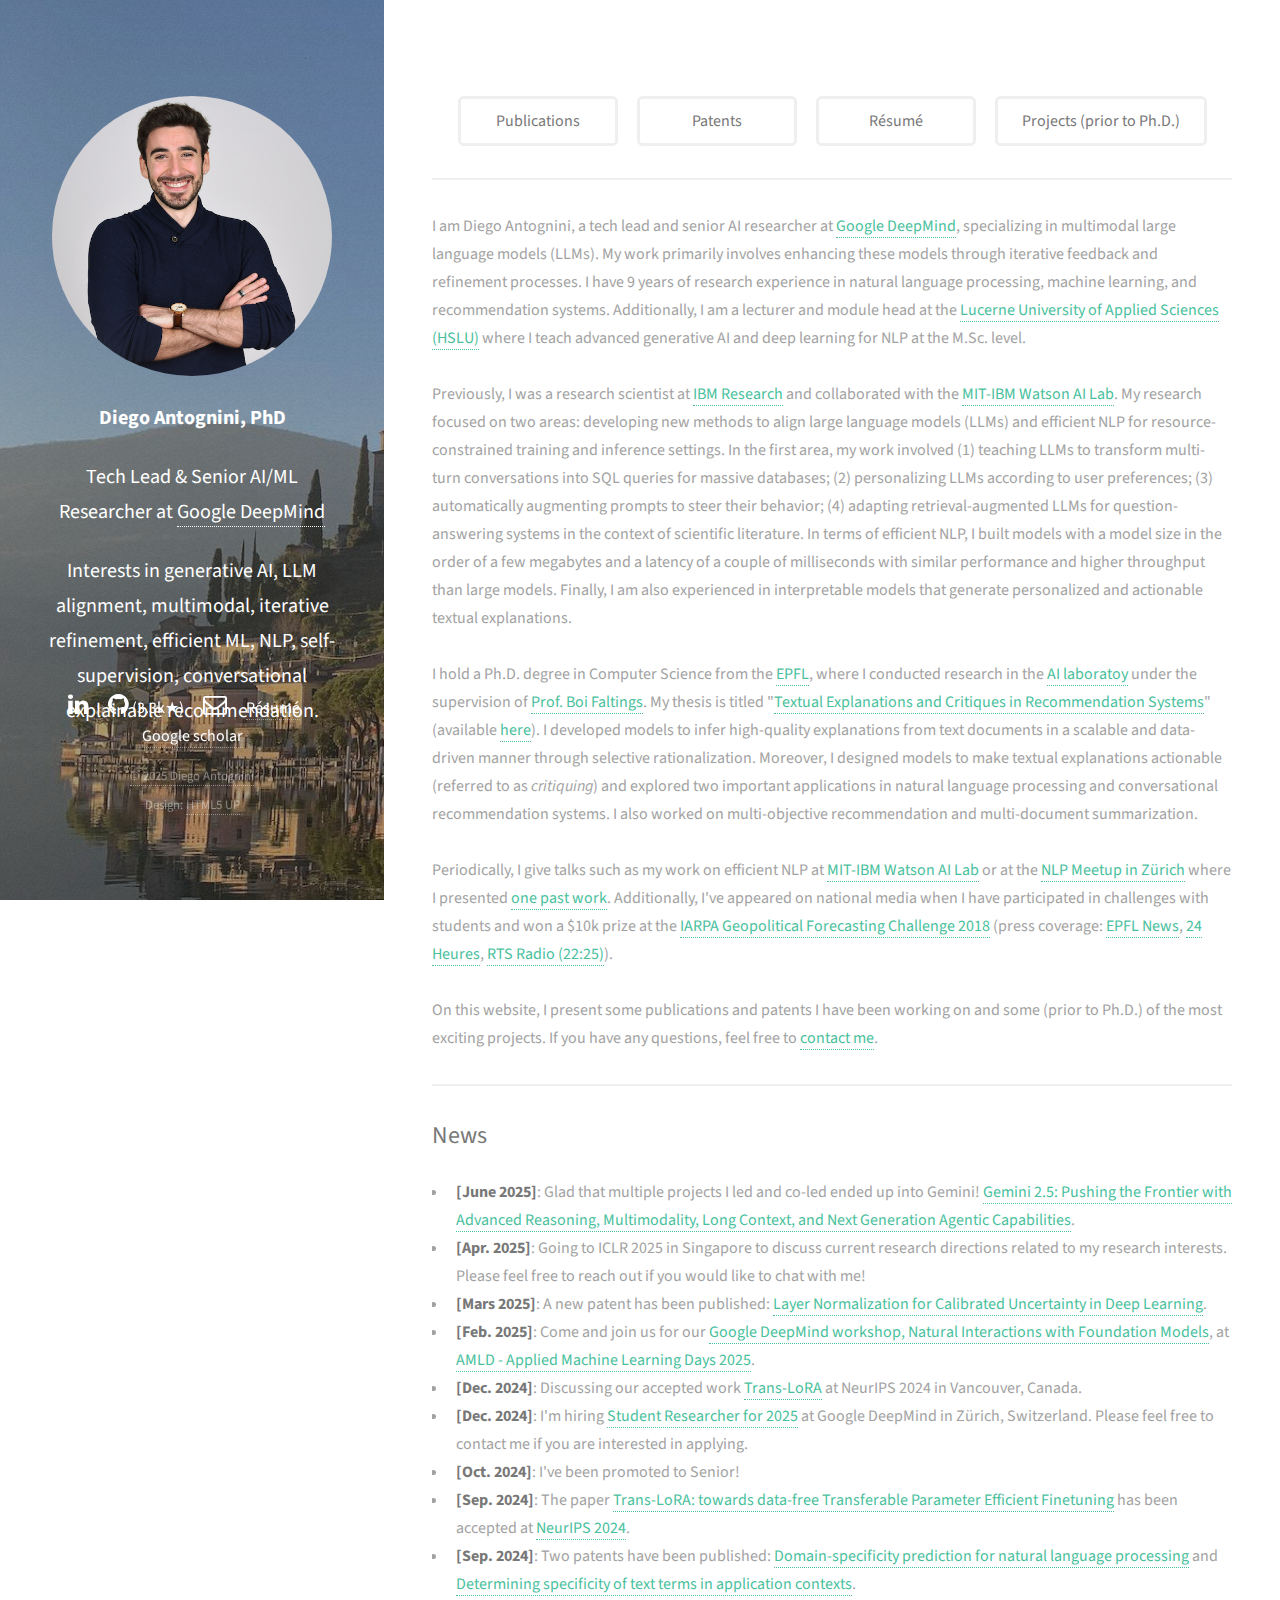
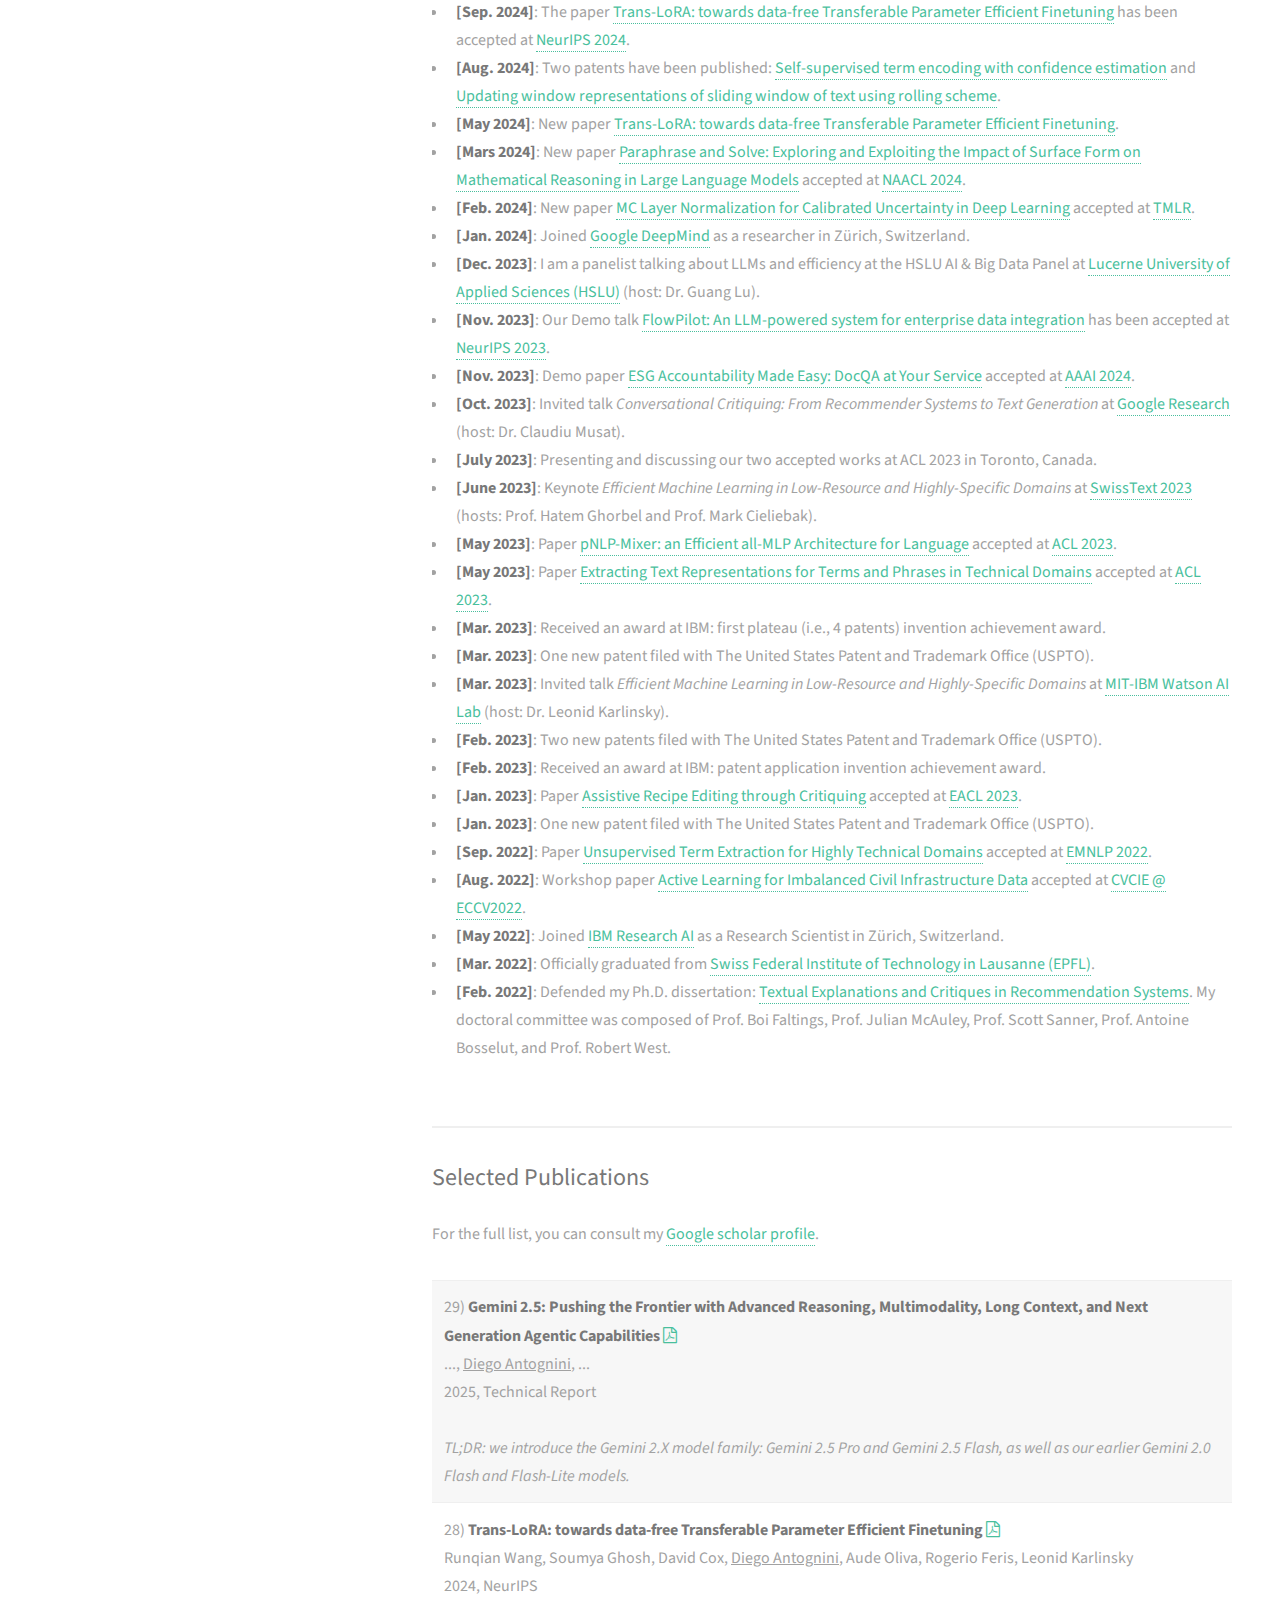
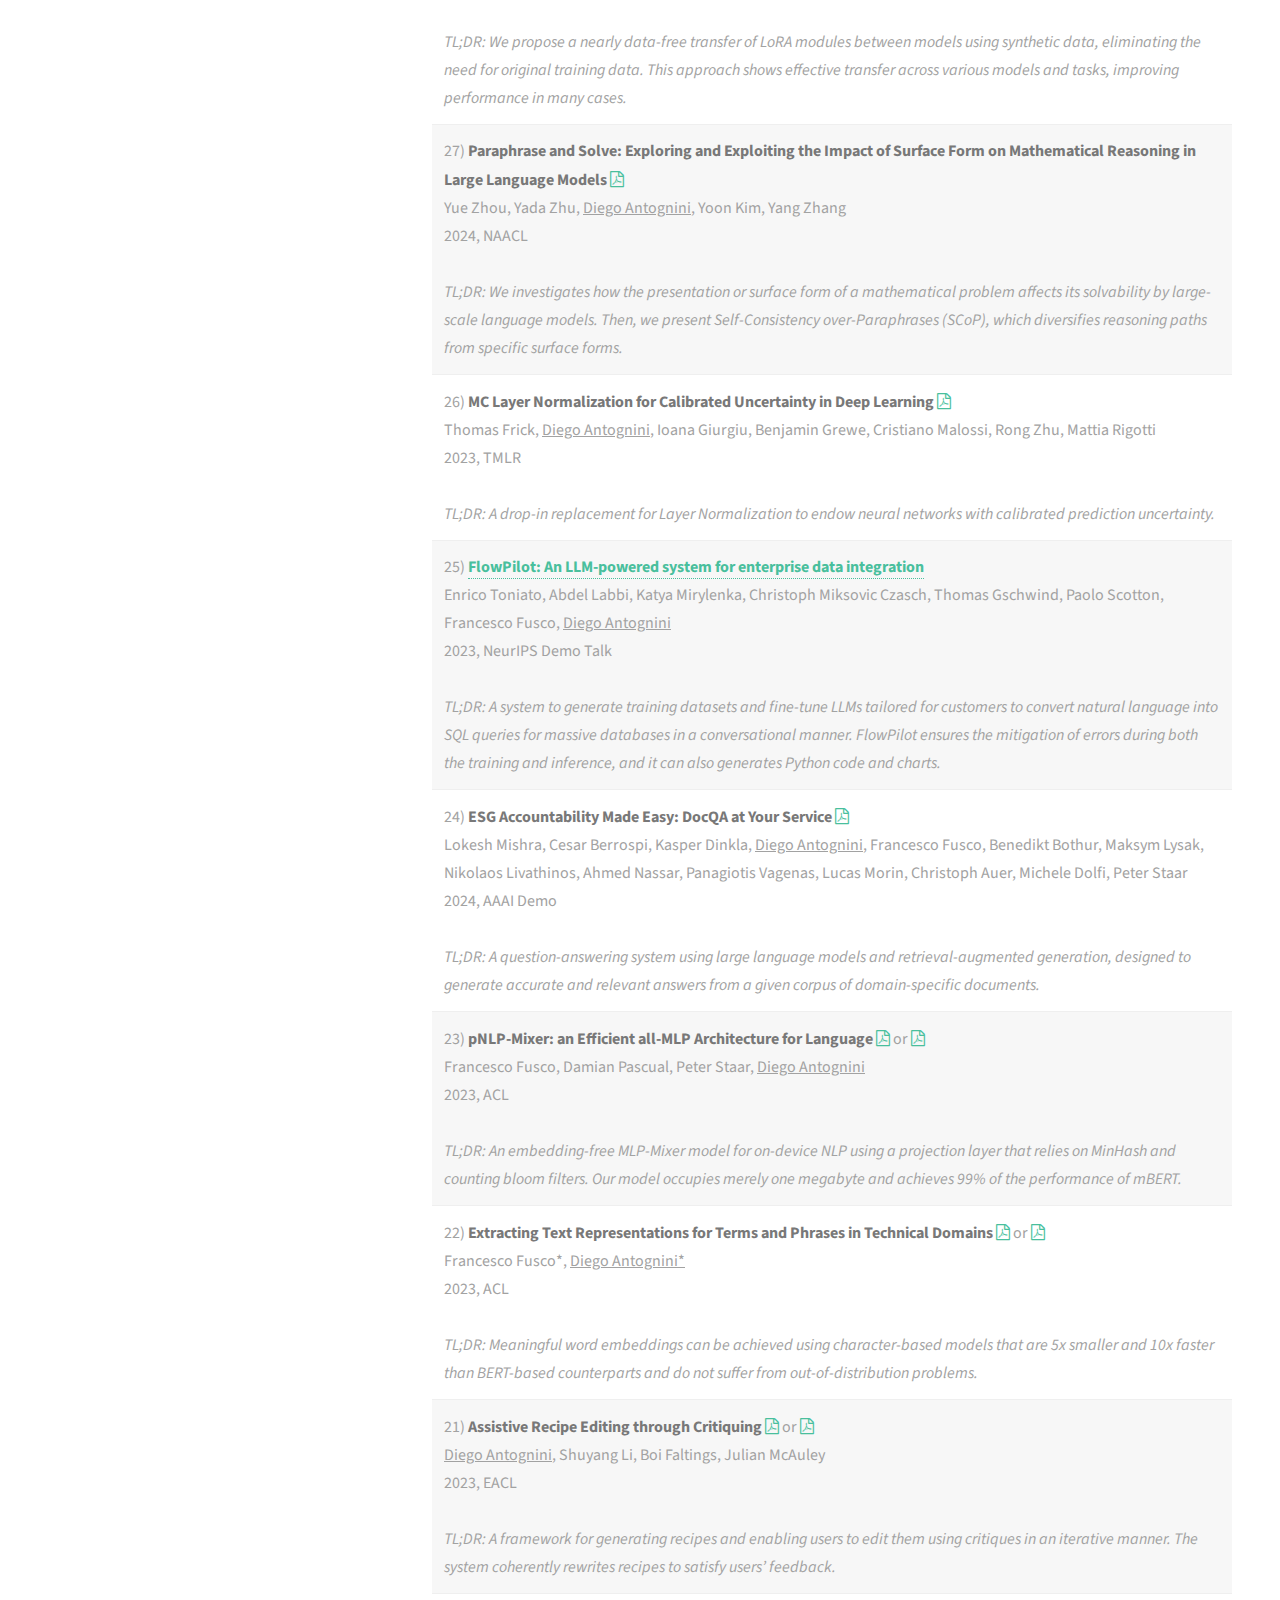
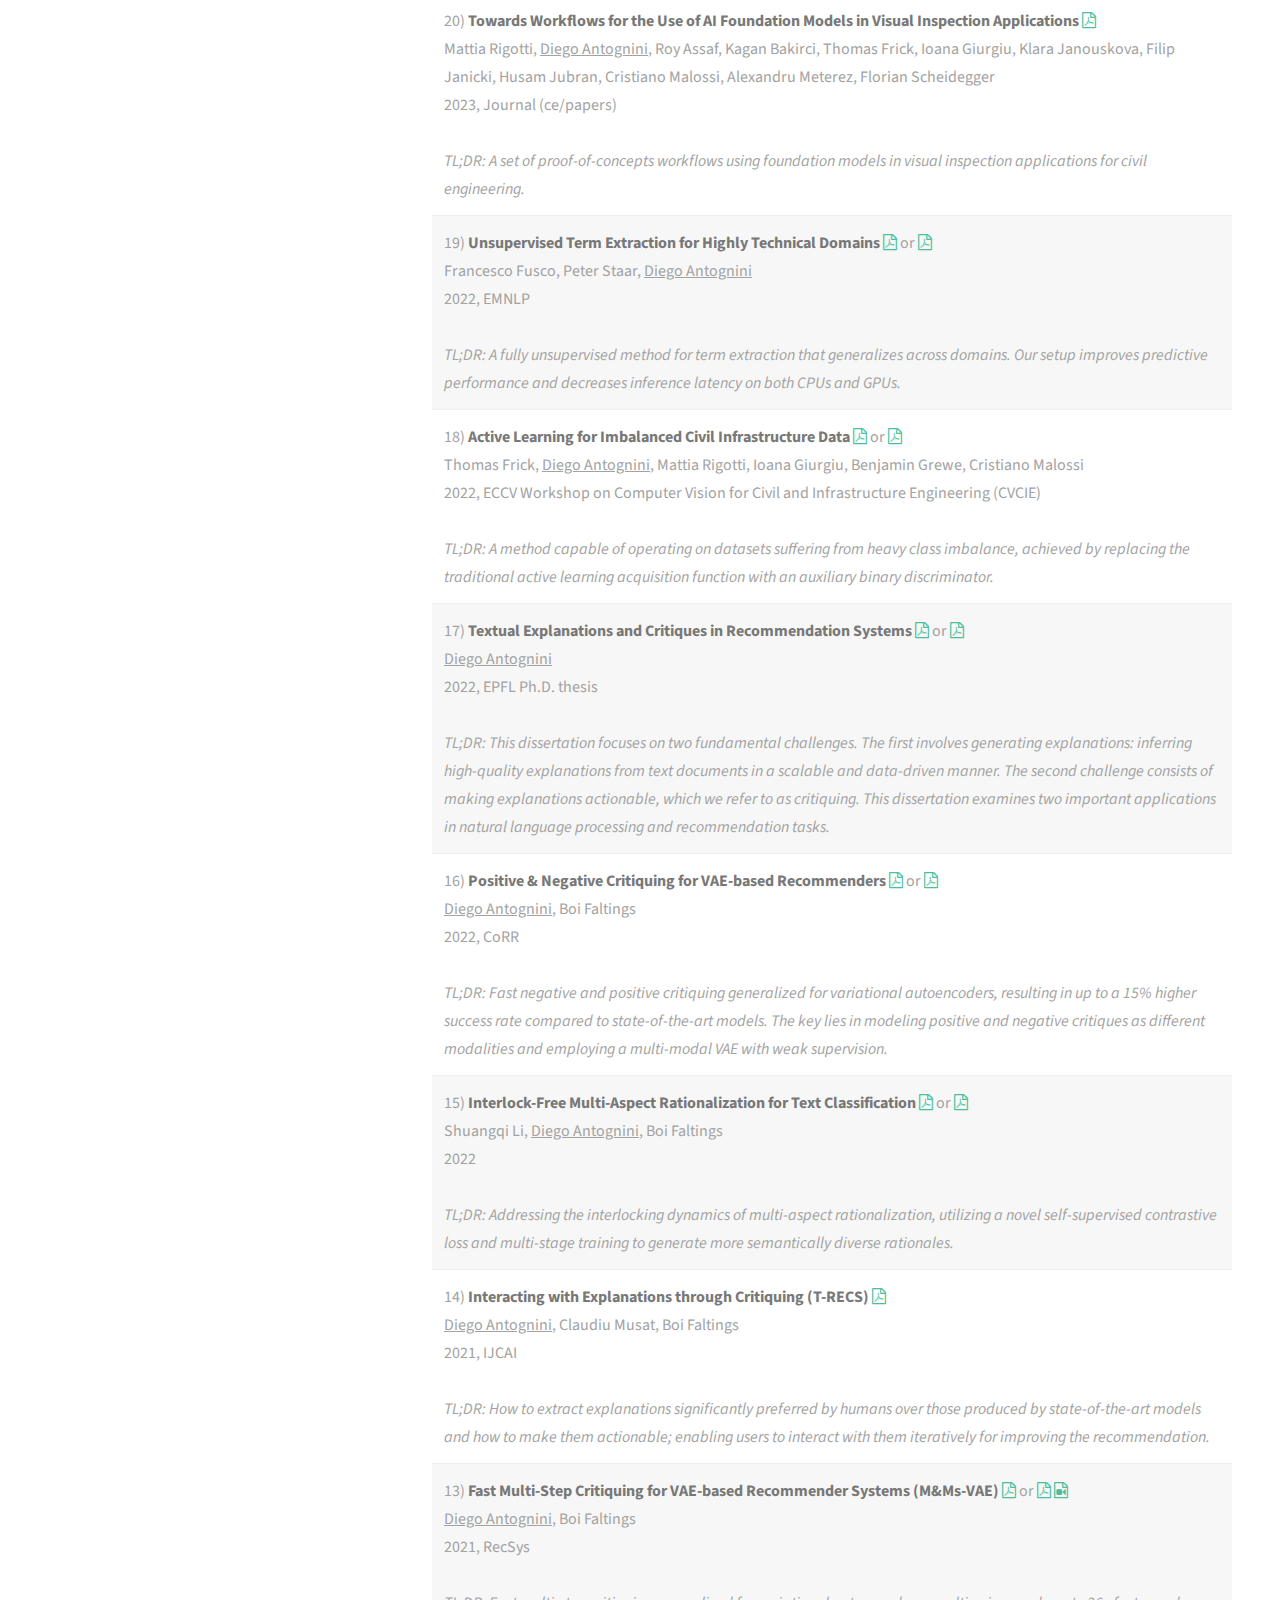
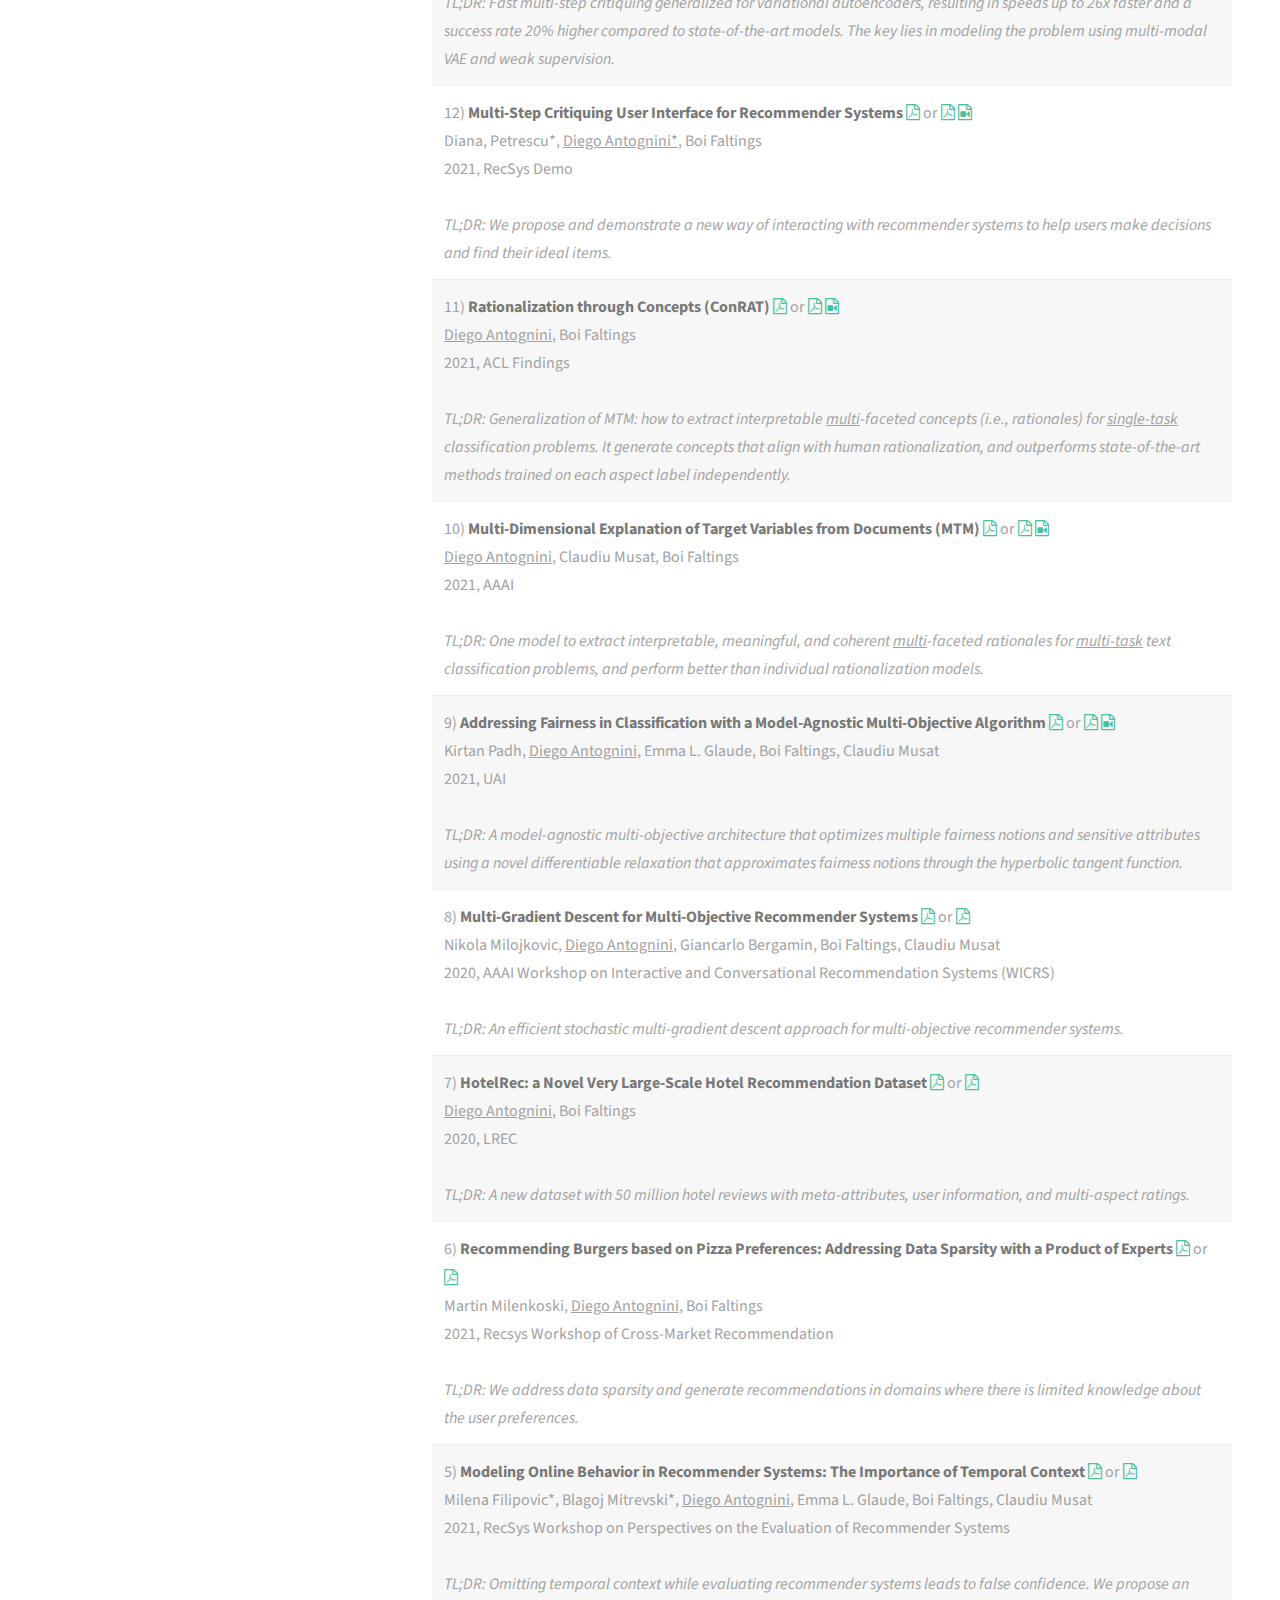
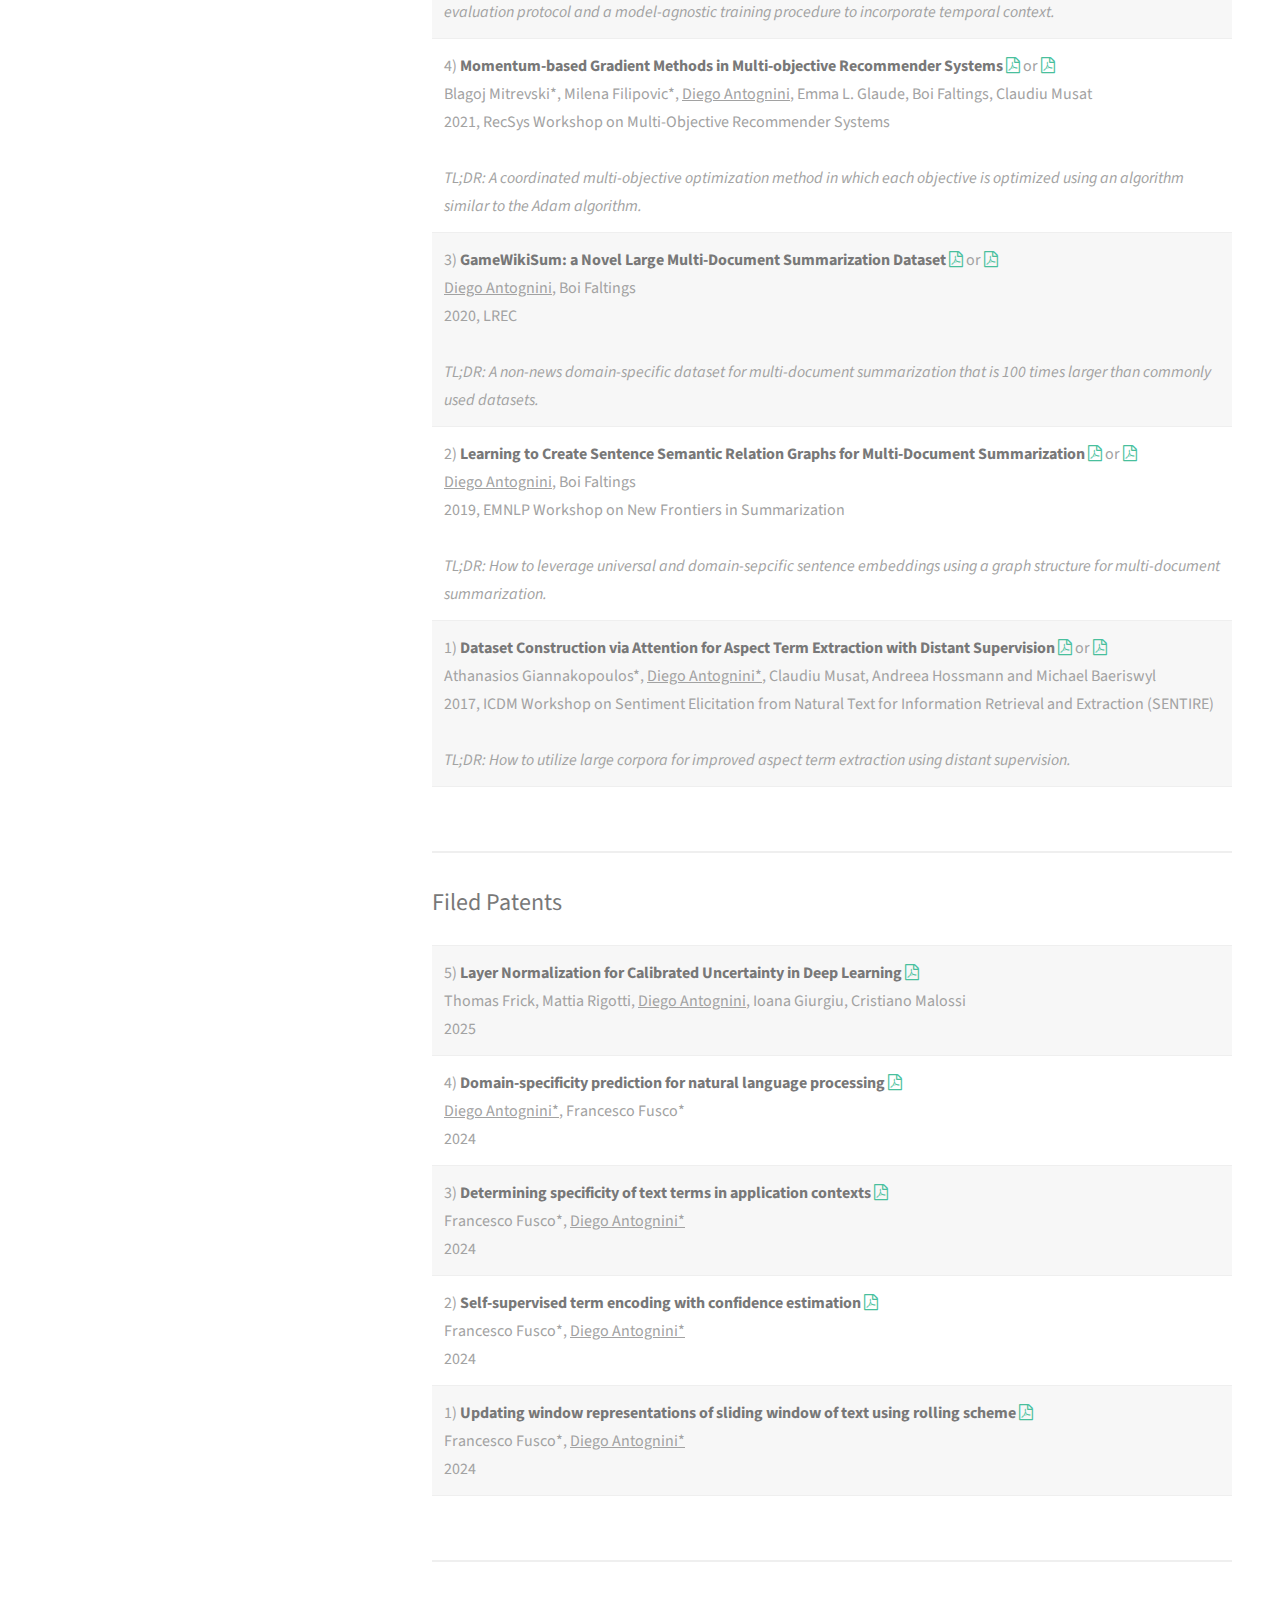
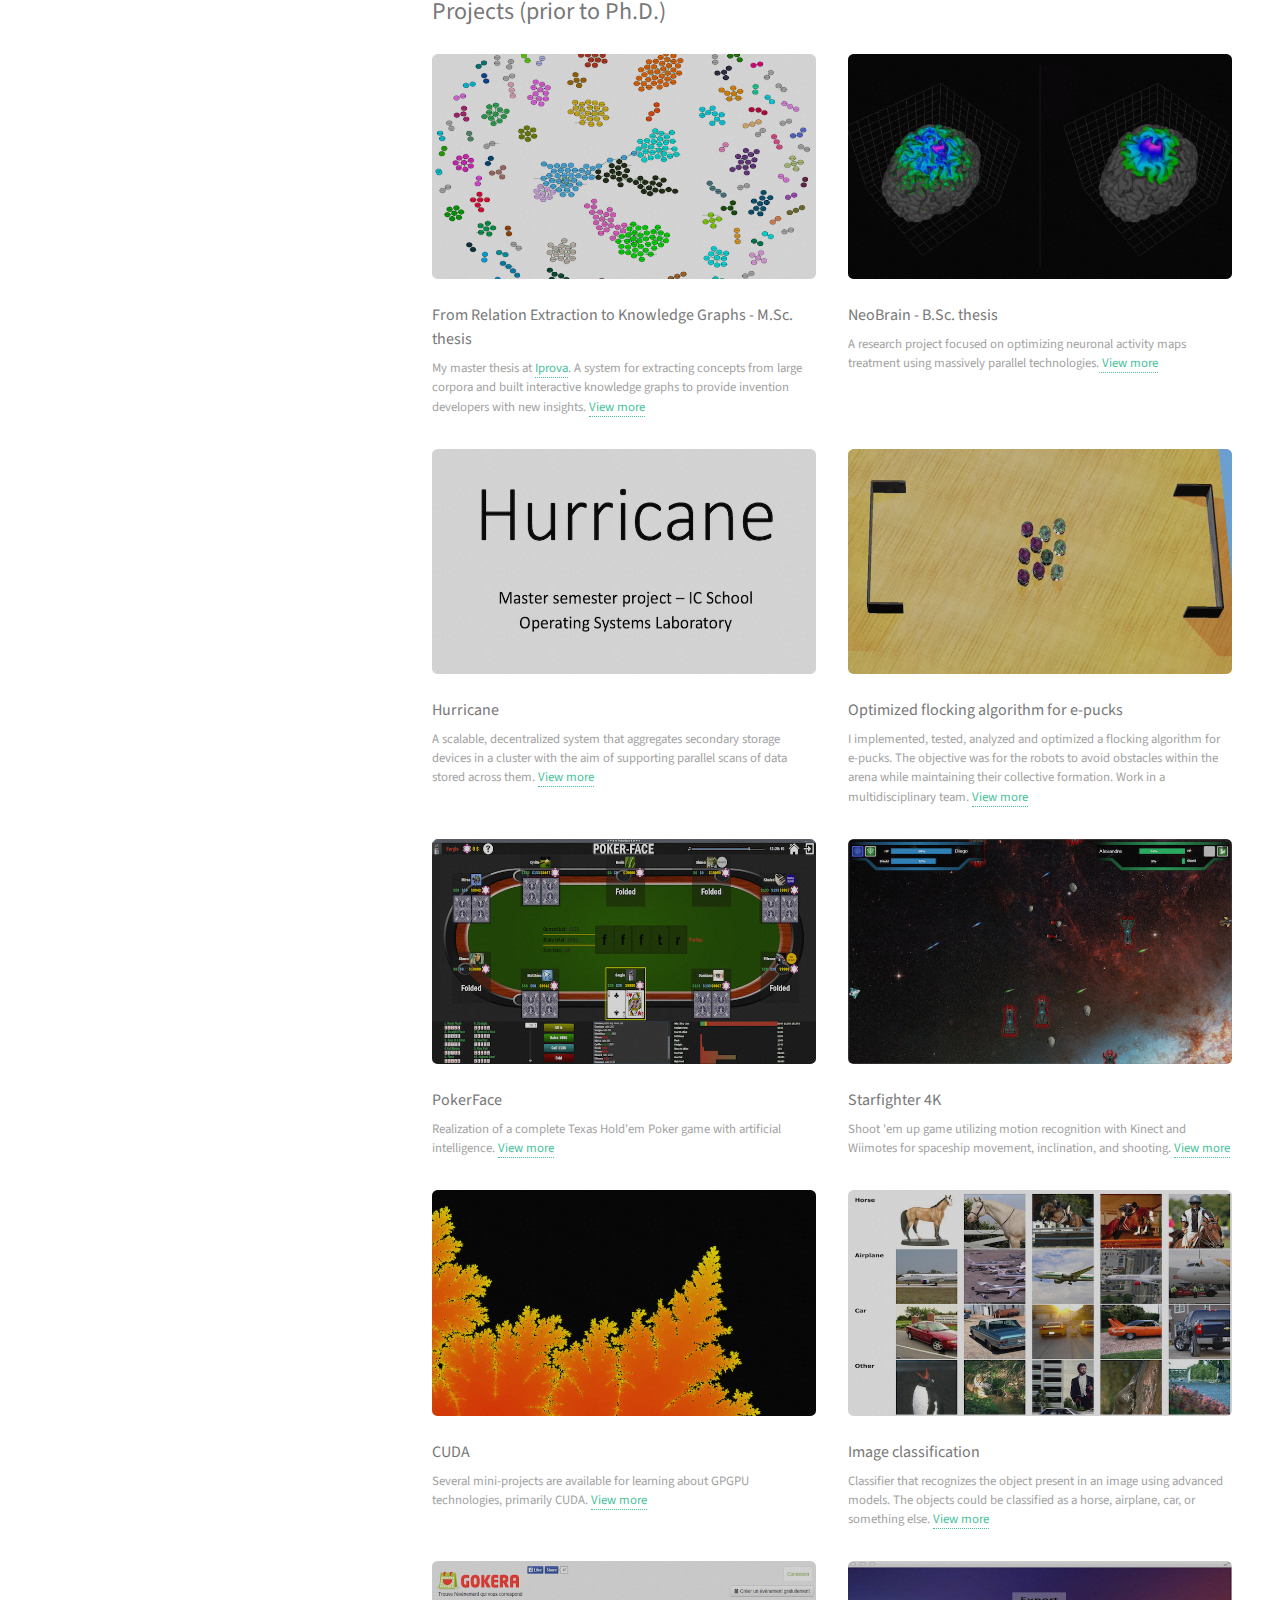
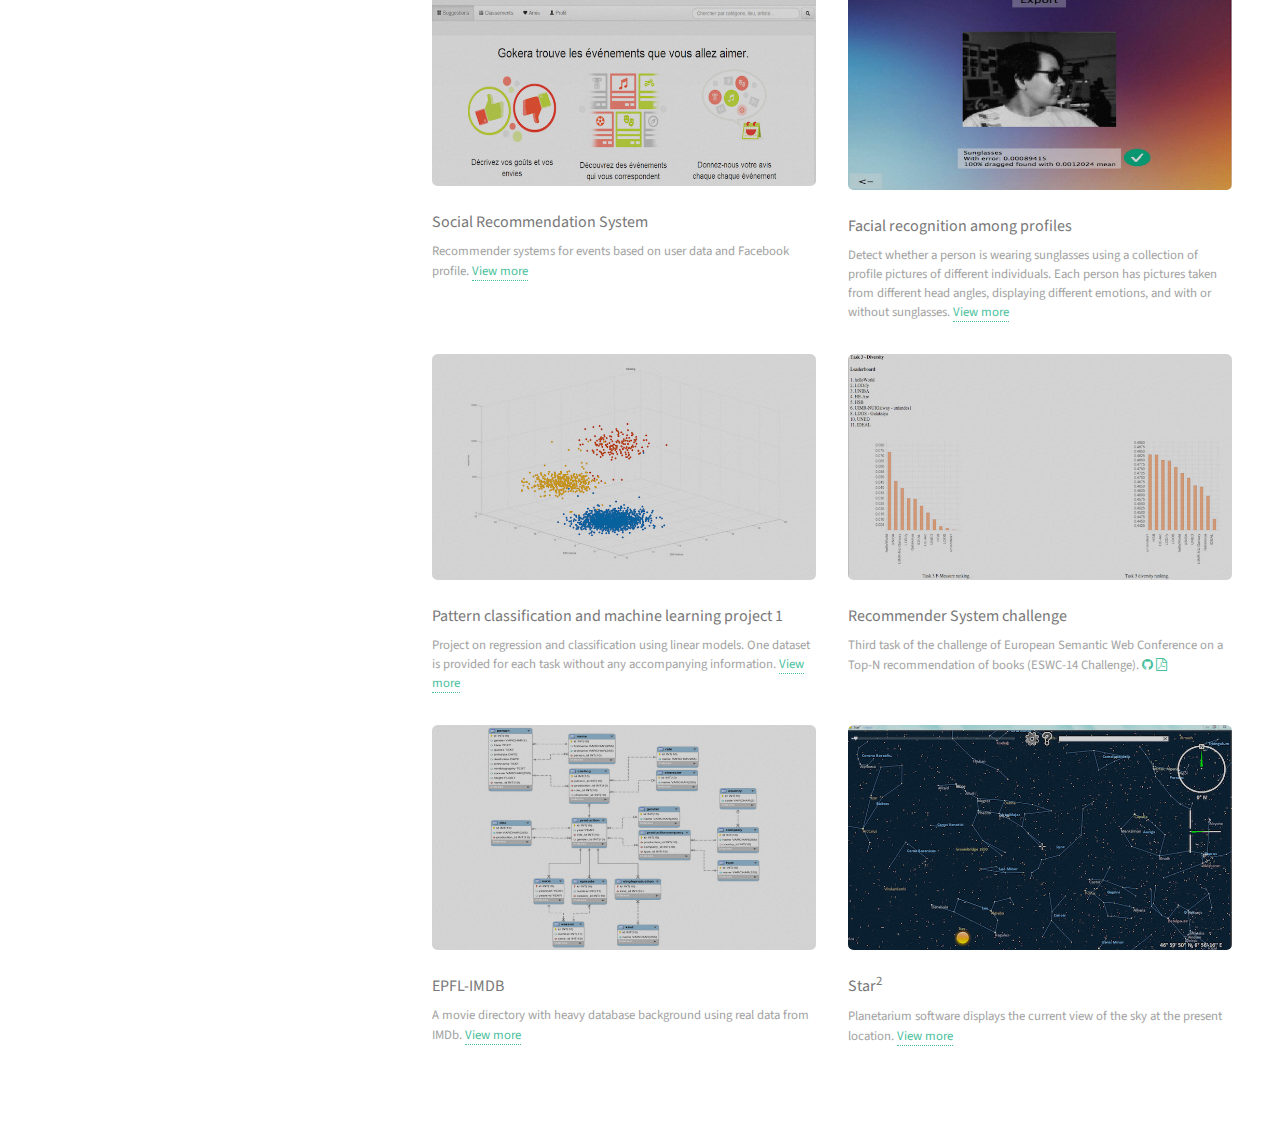
<file: index.html>
<!DOCTYPE HTML>
<html lang="en">
	<head>
		<title>Diego Antognini, PhD</title>
		<meta charset="utf-8" />
		<meta name="viewport" content="width=device-width, initial-scale=1" />
		<link rel="stylesheet" href="assets/css/main.css" />
	</head>
	<body id="top">

		<!-- Header -->
			<header id="header">
				<a href="index.html" class="image avatar"><img src="images/avatar.jpg" alt="" /></a>
				<h1 style="color:white;"><strong style="font-weight: bold;">Diego Antognini, PhD</strong></h1>
				<p></p>
				<h1 style="color:white;">Tech Lead & Senior AI/ML Researcher at <a href="https://deepmind.google/">Google DeepMind</a></h1>
				<p></p>
				<h1 style="color:white;">Interests in generative AI, LLM alignment, multimodal, iterative refinement, efficient ML, NLP, self-supervision, conversational explainable recommendation.</h1>
			</header>
		<!-- Main -->
		<div id="main">

	<section id="menu">
		<div style="text-align: center;">
			<ul class="actions">
				<li><a href="#publications" class="button">Publications</a></li>
				<li><a href="#patents" class="button">Patents</a></li>
				<li><a href="Diego_Antognini_CV.pdf" class="button">Résumé</a></li>
				<li><a href="#projects" class="button">Projects (prior to Ph.D.)</a></li>
			</ul>
		</div>
	</section>
<!-- One -->
<section id="intro">
	<!--<header class="major">
		<h3>Welcome!</h3>
	</header>-->
	<p>I am Diego Antognini, a tech lead and senior AI researcher at <a href="https://deepmind.google/">Google DeepMind</a>, specializing in multimodal large language models (LLMs). My work primarily involves enhancing these models through iterative feedback and refinement processes.  I have 9 years of research experience in natural language processing, machine learning, and recommendation systems. 
	Additionally, I am a lecturer and module head at the <a href="https://www.hslu.ch/en/">Lucerne University of Applied Sciences (HSLU)</a> where I teach advanced generative AI and deep learning for NLP at the M.Sc. level. <!--I have supervised 70+ B.Sc. and M.Sc. projects and assessed 60+ student projects. Finally, I offer consulting services in natural language processing, machine learning, and recommender systems. You can have a quick overview of my background by downloading my <a href="Diego_Antognini_CV.pdf">résumé</a>.-->
	<br /><br />

	<!--<br /><br />
	<b style="font-weight: bold;">I am on the job market. I am looking for exciting opportunities in research! If there is an opening in your organization for which I may be a suitable match, please do get in <a href="mailto:diegoantognini@gmail.com">touch</a></b>.-->

	Previously, I was a research scientist at <a href="https://www.zurich.ibm.com/ics/">IBM Research</a> and collaborated with the <a href="https://mitibmwatsonailab.mit.edu/">MIT-IBM Watson AI Lab</a>. My research focused on two areas: developing new methods to align large language models (LLMs) and efficient NLP for resource‐constrained training and inference settings. In the first area, my work involved (1) teaching LLMs to transform multi-turn conversations into SQL queries for massive databases; (2) personalizing LLMs according to user preferences; (3) automatically augmenting prompts to steer their behavior; (4) adapting retrieval-augmented LLMs for question-answering systems in the context of scientific literature. In terms of efficient NLP, I built models with a model size in the order of a few megabytes and a latency of a couple of milliseconds with similar performance and higher throughput than large models. Finally, I am also experienced in interpretable models that generate personalized and actionable textual explanations. 

	<br /><br />
	I hold a Ph.D. degree in Computer Science from the <a href="http://www.epfl.ch">EPFL</a>, where I conducted research in the <a href="http://lia.epfl.ch">AI laboratoy</a> under the supervision of <a href="https://en.wikipedia.org/wiki/Boi_Faltings">Prof. Boi Faltings</a>. My thesis is titled "<a href="https://infoscience.epfl.ch/record/292597">Textual Explanations and Critiques in Recommendation Systems</a>" (available <a href="EPFL_TH9047.pdf">here</a>). I developed models to infer high-quality explanations from text documents in a scalable and data-driven manner through selective rationalization. Moreover, I designed models to make textual explanations actionable (referred to as <i>critiquing</i>) and explored two important applications in natural language processing and conversational recommendation systems. I also worked on multi-objective recommendation and multi-document summarization.

	<br /><br />
	Periodically, I give talks such as my work on efficient NLP at <a href="https://mitibmwatsonailab.mit.edu/">MIT-IBM Watson AI Lab</a> or at the <a href="https://www.meetup.com/NLP-Zurich/">NLP Meetup in Zürich</a> where I presented <a href="https://www.youtube.com/watch?v=vKjMlNuX4GQ&feature=youtu.be">one past work</a>. Additionally, I've appeared on national media when I have participated in challenges with students and won a $10k prize at the <a href="https://www.dni.gov/index.php/newsroom/press-releases/press-releases-2018/3192-iarpa-announces-the-geopolitical-forecasting-challenge-to-improve-crowdsourced-forecasts">IARPA Geopolitical Forecasting Challenge 2018</a> (press coverage: <a href="https://actu.epfl.ch/news/phd-students-win-the-geopolitical-forecasting-chal/">EPFL News</a>, <a href="https://avenue.argusdatainsights.ch/kundenartikel_archiv/2018-11/1086739/71681754.pdf">24 Heures</a>, <a href="https://www.rts.ch/audio-podcast/2019/audio/pony-express-25981666.html">RTS Radio (22:25)</a>).

	<br /><br />
	On this website, I present some publications and patents I have been working on and some (prior to Ph.D.) of the most exciting projects.
		If you have any questions, feel free to <a href="mailto:diegoantognini@gmail.com">contact me</a>.
	</section>

	<section id="news">
		<h2>News</h2>
		<div class="12u 12u$(small)">
				<div class="table-wrapper">
					<ul>
						<li><b style="font-weight: bold;">[June 2025]</b>: Glad that multiple projects I led and co-led ended up into Gemini! <a href="https://arxiv.org/pdf/2507.06261">Gemini 2.5: Pushing the Frontier with Advanced Reasoning, Multimodality, Long Context, and Next Generation Agentic Capabilities</a>.</li>
						<li><b style="font-weight: bold;">[Apr. 2025]</b>: Going to ICLR 2025 in Singapore to discuss current research directions related to my research interests. Please feel free to reach out if you would like to chat with me!</li>
						<li><b style="font-weight: bold;">[Mars 2025]</b>: A new patent has been published: <a href="US20250094784A1.pdf">Layer Normalization for Calibrated Uncertainty in Deep Learning</a>.</li>
						<li><b style="font-weight: bold;">[Feb. 2025]</b>: Come and join us for our <a href="https://github.com/google-deepmind/amld_workshop_natural_interactions_with_llms">Google DeepMind workshop, Natural Interactions with Foundation Models</a>, at <a href="https://2025.appliedmldays.org/">AMLD - Applied Machine Learning Days 2025</a>.</li>
						<li><b style="font-weight: bold;">[Dec. 2024]</b>: Discussing our accepted work <a href="https://arxiv.org/pdf/2405.17258.pdf">Trans-LoRA</a> at NeurIPS 2024 in Vancouver, Canada.</li>
						<li><b style="font-weight: bold;">[Dec. 2024]</b>: I'm hiring <a href="https://www.google.com/about/careers/applications/jobs/results/139039912904008390-student-researcher-2025">Student Researcher for 2025</a> at Google DeepMind in Zürich, Switzerland. Please feel free to contact me if you are interested in applying.</li>
						<li><b style="font-weight: bold;">[Oct. 2024]</b>: I've been promoted to Senior!</li>
						<li><b style="font-weight: bold;">[Sep. 2024]</b>: The paper <a href="https://arxiv.org/pdf/2405.17258.pdf">Trans-LoRA: towards data-free Transferable Parameter Efficient Finetuning</a> has been accepted at <a href="https://neurips.cc/">NeurIPS 2024</a>.</li>
						<li><b style="font-weight: bold;">[Sep. 2024]</b>: Two patents have been published: <a href="US20240320429A1.pdf">Domain-specificity prediction for natural language processing</a> and <a href="US20240320249A1.pdf">Determining specificity of text terms in application contexts</a>.</li>
						<li><b style="font-weight: bold;">[Sep. 2024]</b>: The paper <a href="https://arxiv.org/pdf/2405.17258.pdf">Trans-LoRA: towards data-free Transferable Parameter Efficient Finetuning</a> has been accepted at <a href="https://neurips.cc/">NeurIPS 2024</a>.</li>
						<li><b style="font-weight: bold;">[Aug. 2024]</b>: Two patents have been published: <a href="US20240289683A1.pdf">Self-supervised term encoding with confidence estimation</a> and <a href="US20240273125A1.pdf">Updating window representations of sliding window of text using rolling scheme</a>.</li>
						<li><b style="font-weight: bold;">[May 2024]</b>: New paper <a href="https://arxiv.org/pdf/2405.17258.pdf">Trans-LoRA: towards data-free Transferable Parameter Efficient Finetuning</a>.</li>
						<li><b style="font-weight: bold;">[Mars 2024]</b>: New paper <a href="https://arxiv.org/pdf/2404.11500.pdf">Paraphrase and Solve: Exploring and Exploiting the Impact of Surface Form on Mathematical Reasoning in Large Language Models</a> accepted at <a href="https://2024.naacl.org/">NAACL 2024</a>.</li>
						<li><b style="font-weight: bold;">[Feb. 2024]</b>: New paper <a href="https://openreview.net/pdf?id=bG3ICt3E0C">MC Layer Normalization for Calibrated Uncertainty in Deep Learning</a> accepted at <a href="https://jmlr.org/tmlr/">TMLR</a>.</li>
						<li><b style="font-weight: bold;">[Jan. 2024]</b>: Joined <a href="https://deepmind.google/">Google DeepMind</a> as a researcher in Zürich, Switzerland.</li> 
						<li><b style="font-weight: bold;">[Dec. 2023]</b>: I am a panelist talking about LLMs and efficiency at the HSLU AI & Big Data Panel at <a href="https://www.hslu.ch/en/">Lucerne University of Applied Sciences (HSLU)</a> (host: Dr. Guang Lu).</li>
						<li><b style="font-weight: bold;">[Nov. 2023]</b>: Our Demo talk <a href="https://research.ibm.com/publications/flowpilot-an-llm-powered-system-for-enterprise-data-integration">FlowPilot: An LLM-powered system for enterprise data integration</a> has been accepted at <a href="https://nips.cc/">NeurIPS 2023</a>.</li>
						<li><b style="font-weight: bold;">[Nov. 2023]</b>: Demo paper <a href="https://arxiv.org/pdf/2311.18481.pdf">ESG Accountability Made Easy: DocQA at Your Service</a> accepted at <a href="https://aaai.org/aaai-conference/">AAAI 2024</a>.</li>
						<li><b style="font-weight: bold;">[Oct. 2023]</b>: Invited talk <i>Conversational Critiquing: From Recommender Systems to Text Generation</i> at <a href="https://ai.google/discover/research/">Google Research</a> (host: Dr. Claudiu Musat).</li>
						<li><b style="font-weight: bold;">[July 2023]</b>: Presenting and discussing our two accepted works at ACL 2023 in Toronto, Canada.</li>
						<li><b style="font-weight: bold;">[June 2023]</b>: Keynote <i>Eﬃcient Machine Learning in Low-Resource and Highly-Speciﬁc Domains</i> at <a href="https://www.swisstext.org/">SwissText 2023</a> (hosts: Prof. Hatem Ghorbel and Prof. Mark Cieliebak).</li>
						<li><b style="font-weight: bold;">[May 2023]</b>: Paper <a href="acl2023_pnlp.pdf">pNLP-Mixer: an Efficient all-MLP Architecture for Language</a> accepted at <a href="https://2023.aclweb.org/">ACL 2023</a>.</li>
						<li><b style="font-weight: bold;">[May 2023]</b>: Paper <a href="acl2023_term.pdf">Extracting Text Representations for Terms and Phrases in Technical Domains</a> accepted at <a href="https://2023.aclweb.org/">ACL 2023</a>.</li>
						<li><b style="font-weight: bold;">[Mar. 2023]</b>: Received an award at IBM: first plateau (i.e., 4 patents) invention achievement award.</li>
						<li><b style="font-weight: bold;">[Mar. 2023]</b>: One new patent filed with The United States Patent and Trademark Office (USPTO).</li>
						<li><b style="font-weight: bold;">[Mar. 2023]</b>: Invited talk <i>Eﬃcient Machine Learning in Low-Resource and Highly-Speciﬁc Domains</i> at <a href="https://mitibmwatsonailab.mit.edu/">MIT-IBM Watson AI Lab</a> (host: Dr. Leonid Karlinsky).</li>
						<li><b style="font-weight: bold;">[Feb. 2023]</b>: Two new patents filed with The United States Patent and Trademark Office (USPTO).</li>
						<li><b style="font-weight: bold;">[Feb. 2023]</b>: Received an award at IBM: patent application invention achievement award.</li>
						<li><b style="font-weight: bold;">[Jan. 2023]</b>: Paper <a href="https://www.epfl.ch/labs/lia/wp-content/uploads/2023/06/asretc.pdf">Assistive Recipe Editing through Critiquing</a> accepted at <a href="https://2023.eacl.org/">EACL 2023</a>.</li>
						<li><b style="font-weight: bold;">[Jan. 2023]</b>: One new patent filed with The United States Patent and Trademark Office (USPTO).</li>
						<li><b style="font-weight: bold;">[Sep. 2022]</b>: Paper <a href="unsup_term_extraction.pdf">Unsupervised Term Extraction for Highly Technical Domains</a> accepted at <a href="https://2022.emnlp.org/">EMNLP 2022</a>.</li>
						<li><b style="font-weight: bold;">[Aug. 2022]</b>: Workshop paper <a href="eccv2022_activelearning.pdf">Active Learning for Imbalanced Civil Infrastructure Data</a> accepted at <a href="https://vap.aau.dk/cvcie/">CVCIE @ ECCV2022</a>.</li>
						<li><b style="font-weight: bold;">[May 2022]</b>: Joined <a href="https://www.zurich.ibm.com/ics/">IBM Research AI</a> as a Research Scientist in Zürich, Switzerland.</li> 
						<li><b style="font-weight: bold;">[Mar. 2022]</b>: Officially graduated from <a href="http://www.epfl.ch">Swiss Federal Institute of Technology in Lausanne (EPFL)</a>.</li>
						<li><b style="font-weight: bold;">[Feb. 2022]</b>: Defended my Ph.D. dissertation: <a href="epfl2022_thesis.pdf">Textual Explanations and Critiques in Recommendation Systems</a>. My doctoral committee was composed of Prof. Boi Faltings, Prof. Julian McAuley, Prof. Scott Sanner, Prof. Antoine Bosselut, and Prof. Robert West.
					</ul>
				</div>
			</div>
	</section>

	<section id="publications">
		<h2>Selected Publications</h2>
		<p>For the full list, you can consult my <a href="https://scholar.google.com/citations?user=YvtRscgAAAAJ&hl=en">Google scholar profile</a>.</p>
		<div class="12u 12u$(small)">
				<div class="table-wrapper">
					<table>
						<tbody>
							<tr>
								<td>29) <b  style="font-weight: bold;">Gemini 2.5: Pushing the Frontier with Advanced Reasoning, Multimodality, Long Context, and Next Generation Agentic Capabilities</b> <a href="https://storage.googleapis.com/deepmind-media/gemini/gemini_v2_5_report.pdf" class="icon fa-file-pdf-o"><span class="label">Paper</span></a>
									<br />..., <u>Diego Antognini</u>, ...<br />
									2025, Technical Report
									<br /><br /><i>TL;DR: we introduce the Gemini 2.X model family: Gemini 2.5 Pro and Gemini 2.5 Flash, as well as our earlier Gemini 2.0 Flash and Flash-Lite models.</i>
								</td>
							</tr>
							<tr>
								<td>28) <b  style="font-weight: bold;">Trans-LoRA: towards data-free Transferable Parameter Efficient Finetuning</b> <a href="https://arxiv.org/pdf/2405.17258.pdf" class="icon fa-file-pdf-o"><span class="label">Paper</span></a>
									<br />Runqian Wang, Soumya Ghosh, David Cox, <u>Diego Antognini</u>, Aude Oliva, Rogerio Feris, Leonid Karlinsky<br />
									2024, NeurIPS
									<br /><br /><i>TL;DR: We propose a nearly data-free transfer of LoRA modules between models using synthetic data, eliminating the need for original training data. This approach shows effective transfer across various models and tasks, improving performance in many cases.</i>
								</td>
							</tr>
							<tr>
								<td>27) <b  style="font-weight: bold;">Paraphrase and Solve: Exploring and Exploiting the Impact of Surface Form on Mathematical Reasoning in Large Language Models</b> <a href="https://arxiv.org/pdf/2404.11500.pdf" class="icon fa-file-pdf-o"><span class="label">Paper</span></a>
									<br />Yue Zhou, Yada Zhu, <u>Diego Antognini</u>, Yoon Kim, Yang Zhang<br />
									2024, NAACL
									<br /><br /><i>TL;DR: We investigates how the presentation or surface form of a mathematical problem affects its solvability by large-scale language models. Then, we present Self-Consistency over-Paraphrases (SCoP), which diversifies reasoning paths from specific surface forms.</i>
								</td>
							</tr>
							<tr>
								<td>26) <b  style="font-weight: bold;">MC Layer Normalization for Calibrated Uncertainty in Deep Learning</b> <a href="https://openreview.net/pdf?id=bG3ICt3E0C" class="icon fa-file-pdf-o"><span class="label">Paper</span></a>
									<br />Thomas Frick, <u>Diego Antognini</u>, Ioana Giurgiu, Benjamin Grewe, Cristiano Malossi, Rong Zhu, Mattia Rigotti<br />
									2023, TMLR
									<br /><br /><i>TL;DR: A drop-in replacement for Layer Normalization to endow neural networks with calibrated prediction uncertainty.</i>
								</td>
							</tr>
							<tr>
								<td>25) <b  style="font-weight: bold;"><a href="https://research.ibm.com/publications/flowpilot-an-llm-powered-system-for-enterprise-data-integration">FlowPilot: An LLM-powered system for enterprise data integration</a></b>
									<br />Enrico Toniato, Abdel Labbi, Katya Mirylenka, Christoph Miksovic Czasch, Thomas Gschwind, Paolo Scotton, Francesco Fusco, <u>Diego Antognini</u><br />
									2023, NeurIPS Demo Talk
									<br /><br /><i>TL;DR: A system to generate training datasets and fine-tune LLMs tailored for customers to convert natural language into SQL queries for massive databases in a conversational manner. FlowPilot ensures the mitigation of errors during both the training and inference, and it can also generates Python code and charts.</i>
								</td>
							</tr>
							<tr>
								<td>24) <b  style="font-weight: bold;">ESG Accountability Made Easy: DocQA at Your Service</b> <a href="https://arxiv.org/pdf/2311.18481.pdf" class="icon fa-file-pdf-o"><span class="label">Paper</span></a>
									<br />Lokesh Mishra, Cesar Berrospi, Kasper Dinkla, <u>Diego Antognini</u>, Francesco Fusco, Benedikt Bothur, Maksym Lysak, Nikolaos Livathinos, Ahmed Nassar, Panagiotis Vagenas, Lucas Morin, Christoph Auer, Michele Dolfi, Peter Staar<br />
									2024, AAAI Demo
									<br /><br /><i>TL;DR: A question-answering system using large language models and retrieval-augmented generation, designed to generate accurate and relevant answers from a given corpus of domain-specific documents.</i>
								</td>
							</tr>
							<tr>
								<td>23) <b  style="font-weight: bold;">pNLP-Mixer: an Efficient all-MLP Architecture for Language</b>  <a href="acl2023_pnlp.pdf" class="icon fa-file-pdf-o"><span class="label">Paper</span></a> or <a href="https://arxiv.org/pdf/2202.04350.pdf" class="icon fa-file-pdf-o"><span class="label">Paper</span></a>
									<br />Francesco Fusco, Damian Pascual, Peter Staar, <u>Diego Antognini</u><br />
									2023, ACL
									<br /><br /><i>TL;DR: An embedding-free MLP-Mixer model for on-device NLP using a projection layer that relies on MinHash and counting bloom filters. Our model occupies merely one megabyte and achieves 99% of the performance of mBERT.</i>
								</td>
							</tr>
							<tr>
								<td>22) <b  style="font-weight: bold;">Extracting Text Representations for Terms and Phrases in Technical Domains</b> <a href="acl2023_term.pdf" class="icon fa-file-pdf-o"><span class="label">Paper</span></a> or <a href="https://arxiv.org/pdf/2305.15867.pdf" class="icon fa-file-pdf-o"><span class="label">Paper</span></a>
									<br />Francesco Fusco*, <u>Diego Antognini*</u><br />
									2023, ACL
									<br /><br /><i>TL;DR: Meaningful word embeddings can be achieved using character-based models that are 5x smaller and 10x faster than BERT-based counterparts and do not suffer from out-of-distribution problems.</i>
								</td>
							</tr>
							<tr>
								<td>21) <b  style="font-weight: bold;">Assistive Recipe Editing through Critiquing</b> <a href="eacl2023_editing.pdf" class="icon fa-file-pdf-o"><span class="label">Paper</span></a> or <a href="https://arxiv.org/pdf/2205.02454.pdf" class="icon fa-file-pdf-o"><span class="label">Paper</span></a>
									<br /><u>Diego Antognini</u>, Shuyang Li, Boi Faltings, Julian McAuley<br />
									2023, EACL
									<br /><br /><i>TL;DR: A framework for generating recipes and enabling users to edit them using critiques in an iterative manner. The system coherently rewrites recipes to satisfy users’ feedback.</i>
								</td>
							</tr>
							<tr>
								<td>20) <b style="font-weight: bold;">Towards Workflows for the Use of AI Foundation Models in Visual Inspection Applications</b> <a href="https://onlinelibrary.wiley.com/doi/pdf/10.1002/cepa.2141" class="icon fa-file-pdf-o"><span class="label">Paper</span></a>
									<br />Mattia Rigotti, <u>Diego Antognini</u>, Roy Assaf, Kagan Bakirci, Thomas Frick, Ioana Giurgiu, Klara Janouskova, Filip Janicki, Husam Jubran, Cristiano Malossi, Alexandru Meterez, Florian Scheidegger<br />
									2023, Journal (ce/papers)
									<br /><br /><i>TL;DR: A set of proof-of-concepts workflows using foundation models in visual inspection applications for civil engineering.</i>
								</td>
							</tr>
							<tr>
								<td>19) <b  style="font-weight: bold;">Unsupervised Term Extraction for Highly Technical Domains</b> <a href="emnlp2022_term.pdf" class="icon fa-file-pdf-o"><span class="label">Paper</span></a> or <a href="https://arxiv.org/pdf/2210.13118.pdf" class="icon fa-file-pdf-o"><span class="label">Paper</span></a>
									<br />Francesco Fusco, Peter Staar, <u>Diego Antognini</u><br />
									2022, EMNLP
									<br /><br /><i>TL;DR: A fully unsupervised method for term extraction that generalizes across domains. Our setup improves predictive performance and decreases inference latency on both CPUs and GPUs.</i>
								</td>
							</tr>
							<tr>
								<td>18) <b style="font-weight: bold;">Active Learning for Imbalanced Civil Infrastructure Data</b> <a href="eccv2022_activelearning.pdf" class="icon fa-file-pdf-o"><span class="label">Paper</span></a> or <a href="https://arxiv.org/pdf/2210.10586.pdf" class="icon fa-file-pdf-o"><span class="label">Paper</span></a>
									<br />Thomas Frick, <u>Diego Antognini</u>, Mattia Rigotti, Ioana Giurgiu, Benjamin Grewe, Cristiano Malossi<br />
									2022, ECCV Workshop on Computer Vision for Civil and Infrastructure Engineering (CVCIE)
									<br /><br /><i>TL;DR: A method capable of operating on datasets suffering from heavy class imbalance, achieved by replacing the traditional active learning acquisition function with an auxiliary binary discriminator.</i>
								</td>
							</tr>
							<tr>
								<td>17) <b  style="font-weight: bold;">Textual Explanations and Critiques in Recommendation Systems</b> <a href="EPFL_TH9047.pdf" class="icon fa-file-pdf-o"><span class="label">Paper</span></a> or <a href="https://infoscience.epfl.ch/record/292597" class="icon fa-file-pdf-o"><span class="label">Paper</span></a>
									<br /><u>Diego Antognini</u><br />
									2022, EPFL Ph.D. thesis
									<br /><br /><i>TL;DR: This dissertation focuses on two fundamental challenges. The first involves generating explanations: inferring high-quality explanations from text documents in a scalable and data-driven manner. The second challenge consists of making explanations actionable, which we refer to as critiquing. This dissertation examines two important applications in natural language processing and recommendation tasks.</i>
								</td>
							</tr>
							<tr>
								<td>16) <b  style="font-weight: bold;">Positive &amp; Negative Critiquing for VAE-based Recommenders</b> <a href="corr2022_posneg_critiquing.pdf" class="icon fa-file-pdf-o"><span class="label">Paper</span></a> or <a href="https://arxiv.org/pdf/2204.02162.pdf" class="icon fa-file-pdf-o"><span class="label">Paper</span></a>
									<br /><u>Diego Antognini</u>, Boi Faltings<br />
									2022, CoRR
									<br /><br /><i>TL;DR: Fast negative and positive critiquing generalized for variational autoencoders, resulting in up to a 15% higher success rate compared to state-of-the-art models. The key lies in modeling positive and negative critiques as different modalities and employing a multi-modal VAE with weak supervision.</i>
								</td>
							</tr>
							<tr>
								<td>15) <b  style="font-weight: bold;">Interlock-Free Multi-Aspect Rationalization for Text Classification</b> <a href="corr2022_interlocking.pdf" class="icon fa-file-pdf-o"><span class="label">Paper</span></a> or <a href="https://arxiv.org/pdf/2205.06756.pdf" class="icon fa-file-pdf-o"><span class="label">Paper</span></a>
									<br />Shuangqi Li, <u>Diego Antognini</u>, Boi Faltings<br />
									2022
									<br /><br /><i>TL;DR: Addressing the interlocking dynamics of multi-aspect rationalization, utilizing a novel self-supervised contrastive loss and multi-stage training to generate more semantically diverse rationales.</i>
								</td>
							</tr>
							<tr>
								<td>14) <b  style="font-weight: bold;">Interacting with Explanations through Critiquing (T-RECS)</b> <a href="https://arxiv.org/pdf/2005.11067.pdf" class="icon fa-file-pdf-o"><span class="label">Paper</span></a>
									<br /><u>Diego Antognini</u>, Claudiu Musat, Boi Faltings<br />
									2021, IJCAI<!-- (acceptance rate: 13.9%)-->
									<br /><br /><i>TL;DR: How to extract explanations significantly preferred by humans over those produced by state-of-the-art models and how to make them actionable; enabling users to interact with them iteratively for improving the recommendation.</i>
								</td>
							</tr>
							<tr>
								<td>13) <b  style="font-weight: bold;">Fast Multi-Step Critiquing for VAE-based Recommender Systems (M&amp;Ms-VAE)</b> <a href="recsys2021_fastcritiquing.pdf" class="icon fa-file-pdf-o"><span class="label">Paper</span></a> or <a href="https://arxiv.org/pdf/2105.00774.pdf" class="icon fa-file-pdf-o"><span class="label">Paper</span></a> <a href="recsys21_main_demo.mov" class="icon fa-file-video-o"><span class="label">Video</span></a>
									<br /><u>Diego Antognini</u>, Boi Faltings<br />
									2021, RecSys<!-- (acceptance rate: 18.4%)-->
									<br /><br /><i>TL;DR: Fast multi-step critiquing generalized for variational autoencoders, resulting in speeds up to 26x faster and a success rate 20% higher compared to state-of-the-art models. The key lies in modeling the problem using multi-modal VAE and weak supervision.</i>
								</td>
							</tr>
							<tr>
								<td>12) <b  style="font-weight: bold;">Multi-Step Critiquing User Interface for Recommender Systems</b> <a href="recsys2021_interface.pdf" class="icon fa-file-pdf-o"><span class="label">Paper</span></a> or <a href="https://arxiv.org/pdf/2107.06416.pdf" class="icon fa-file-pdf-o"><span class="label">Paper</span></a> <a href="recsys21_demo.mp4" class="icon fa-file-video-o"><span class="label">Video</span></a>
									<br />Diana, Petrescu*, <u>Diego Antognini*</u>, Boi Faltings<br />
									2021, RecSys Demo
									<br /><br /><i>TL;DR: We propose and demonstrate a new way of interacting with recommender systems to help users make decisions and find their ideal items.</i>
								</td>
							</tr>
							<tr>
								<td>11) <b  style="font-weight: bold;">Rationalization through Concepts (ConRAT)</b> <a href="acl2021.pdf" class="icon fa-file-pdf-o"><span class="label">Paper</span></a> or <a href="https://arxiv.org/pdf/2105.04837.pdf" class="icon fa-file-pdf-o"><span class="label">Paper</span></a> <a href="acl2021.mp4" class="icon fa-file-video-o"><span class="label">Video</span></a>
									<br /><u>Diego Antognini</u>, Boi Faltings<br /> 
									2021, ACL Findings<!-- (acceptance rate: 21.3% (main) + 14.9% (findings))-->
									<br /><br /><i>TL;DR: Generalization of MTM: how to extract interpretable <u>multi</u>-faceted concepts (i.e., rationales) for <u>single-task</u> classification problems. It generate concepts that align with human rationalization, and outperforms state-of-the-art methods trained on each aspect label independently.</i>
								</td>
							</tr>
							<tr>
								<td>10) <b  style="font-weight: bold;">Multi-Dimensional Explanation of Target Variables from Documents (MTM)</b> <a href="Multi_Dimensional_Explanation_of_Target_Variables_from_Documents.pdf" class="icon fa-file-pdf-o"><span class="label">Paper</span></a> or <a href="https://arxiv.org/pdf/1909.11386.pdf" class="icon fa-file-pdf-o"><span class="label">Paper</span></a> <a href="https://slideslive.com/38949254/multidimensional-explanation-of-target-variables-from-documents" class="icon fa-file-video-o"><span class="label">Video</span></a>
									<br /><u>Diego Antognini</u>, Claudiu Musat, Boi Faltings<br />
									2021, AAAI<!-- (acceptance rate: 21%)-->
									<br /><br /><i>TL;DR: One model to extract interpretable, meaningful, and coherent <u>multi</u>-faceted rationales for <u>multi-task</u> text classification problems, and perform better than individual rationalization models.</i>
								</td>
							</tr>
							<tr>
								<td>9) <b  style="font-weight: bold;">Addressing Fairness in Classification with a Model-Agnostic Multi-Objective Algorithm</b> <a href="uai2021_fairness.pdf" class="icon fa-file-pdf-o"><span class="label">Paper</span></a> or <a href="https://arxiv.org/pdf/2009.04441.pdf" class="icon fa-file-pdf-o"><span class="label">Paper</span></a> <a href="uai2021_fairness.mp4" class="icon fa-file-video-o"><span class="label">Video</span></a>
									<br />Kirtan Padh, <u>Diego Antognini</u>, Emma L. Glaude, Boi Faltings, Claudiu Musat<br />
									2021, UAI<!-- (acceptance rate: 26.5%)-->
									<br /><br /><i>TL;DR: A model-agnostic multi-objective architecture that optimizes multiple fairness notions and sensitive attributes using a novel differentiable relaxation that approximates fairness notions through the hyperbolic tangent function.</i>
								</td>
							</tr>
							<tr>
								<td>8) <b  style="font-weight: bold;">Multi-Gradient Descent for Multi-Objective Recommender Systems</b> <a href="aaai2020_multiobj.pdf" class="icon fa-file-pdf-o"><span class="label">Paper</span></a> or <a href="https://arxiv.org/pdf/2001.00846.pdf" class="icon fa-file-pdf-o"><span class="label">Paper</span></a>
									<br />Nikola Milojkovic, <u>Diego Antognini</u>, Giancarlo Bergamin, Boi Faltings, Claudiu Musat<br />
									2020, AAAI Workshop on Interactive and Conversational Recommendation Systems (WICRS)
									<br /><br /><i>TL;DR: An efficient stochastic multi-gradient descent approach for multi-objective recommender systems.</i>
								</td>
							</tr>
							<tr>
								<td>7) <b  style="font-weight: bold;">HotelRec: a Novel Very Large-Scale Hotel Recommendation Dataset</b> <a href="lrec2020_hotel.pdf" class="icon fa-file-pdf-o"><span class="label">Paper</span></a> or <a href="https://arxiv.org/pdf/2002.06854.pdf" class="icon fa-file-pdf-o"><span class="label">Paper</span></a>
									<br /><u>Diego Antognini</u>, Boi Faltings<br />
									2020, LREC
									<br /><br /><i>TL;DR: A new dataset with 50 million hotel reviews with meta-attributes, user information, and multi-aspect ratings.</i>
								</td>
							</tr>
							<tr>
								<td>6) <b  style="font-weight: bold;">Recommending Burgers based on Pizza Preferences: Addressing Data Sparsity with a Product of Experts</b> <a href="recsys2021_poe.pdf" class="icon fa-file-pdf-o"><span class="label">Paper</span></a> or <a href="https://arxiv.org/pdf/2104.12822.pdf" class="icon fa-file-pdf-o"><span class="label">Paper</span></a>
									<br />Martin Milenkoski, <u>Diego Antognini</u>, Boi Faltings<br />
									2021, Recsys Workshop of Cross-Market Recommendation
									<br /><br /><i>TL;DR: We address data sparsity and generate recommendations in domains where there is limited knowledge about the user preferences.</i>
								</td>
							</tr>
							<tr>
								<td>5) <b  style="font-weight: bold;">Modeling Online Behavior in Recommender Systems: The Importance of Temporal Context</b> <a href="recsys2021_temporal.pdf" class="icon fa-file-pdf-o"><span class="label">Paper</span></a> or <a href="https://arxiv.org/pdf/2009.08978.pdf" class="icon fa-file-pdf-o"><span class="label">Paper</span></a>
									<br />Milena Filipovic*, Blagoj Mitrevski*, <u>Diego Antognini</u>, Emma L. Glaude, Boi Faltings, Claudiu Musat<br />
									2021, RecSys Workshop on Perspectives on the Evaluation of Recommender Systems
									<br /><br /><i>TL;DR: Omitting temporal context while evaluating recommender systems leads to false confidence. We propose an evaluation protocol and a model-agnostic training procedure to incorporate temporal context.</i>
								</td>
							</tr>
							<tr>
								<td>4) <b  style="font-weight: bold;">Momentum-based Gradient Methods in Multi-objective Recommender Systems</b> <a href="recsys2021_momentum.pdf" class="icon fa-file-pdf-o"><span class="label">Paper</span></a> or <a href="https://arxiv.org/pdf/2009.04695.pdf" class="icon fa-file-pdf-o"><span class="label">Paper</span></a>
									<br />Blagoj Mitrevski*, Milena Filipovic*, <u>Diego Antognini</u>, Emma L. Glaude, Boi Faltings, Claudiu Musat<br />
									2021, RecSys Workshop on Multi-Objective Recommender Systems
									<br /><br /><i>TL;DR: A coordinated multi-objective optimization method in which each objective is optimized using an algorithm similar to the Adam algorithm.</i>
								</td>
							</tr>
							<tr>
								<td>3) <b  style="font-weight: bold;">GameWikiSum: a Novel Large Multi-Document Summarization Dataset</b> <a href="lrec2020_game.pdf" class="icon fa-file-pdf-o"><span class="label">Paper</span></a> or <a href="https://arxiv.org/pdf/2002.06851.pdf" class="icon fa-file-pdf-o"><span class="label">Paper</span></a>
									<br /><u>Diego Antognini</u>, Boi Faltings<br />
									2020, LREC
									<br /><br /><i>TL;DR: A non-news domain-specific dataset for multi-document summarization that is 100 times larger than commonly used datasets.</i>
								</td>
							</tr>
							<tr>
								<td>2) <b style="font-weight: bold;">Learning to Create Sentence Semantic Relation Graphs for Multi-Document Summarization</b> <a href="emnlp2019_multidoc.pdf" class="icon fa-file-pdf-o"><span class="label">Paper</span></a> or <a href="https://arxiv.org/pdf/1909.12231.pdf" class="icon fa-file-pdf-o"><span class="label">Paper</span></a>
									<br /><u>Diego Antognini</u>, Boi Faltings<br/>
									2019, EMNLP Workshop on New Frontiers in Summarization
									<br /><br /><i>TL;DR: How to leverage universal and domain-sepcific sentence embeddings using a graph structure for multi-document summarization.</i>
								</td>
							</tr>
							<tr>
								<td>1) <b  style="font-weight: bold;">Dataset Construction via Attention for Aspect Term Extraction with Distant Supervision</b> <a href="icdm2017_term.pdf" class="icon fa-file-pdf-o"><span class="label">Paper</span></a> or <a href="https://arxiv.org/pdf/1709.09220.pdf" class="icon fa-file-pdf-o"><span class="label">Paper</span></a>
									<br />Athanasios Giannakopoulos*, <u>Diego Antognini*</u>, Claudiu Musat, Andreea Hossmann and Michael Baeriswyl<br />
									2017, ICDM Workshop on Sentiment Elicitation from Natural Text for Information Retrieval and Extraction (SENTIRE)
									<br /><br /><i>TL;DR: How to utilize large corpora for improved aspect term extraction using distant supervision.</i>
								</td>
							</tr>
						</tbody>
					</table>
				</div>
			</div>
	</section>

	<section id="patents">
		<h2>Filed Patents</h2>
		<div class="12u 12u$(small)">
				<div class="table-wrapper">
					<table>
						<tbody>
							<tr>
								<td>5) <b  style="font-weight: bold;">Layer Normalization for Calibrated Uncertainty in Deep Learning</b> <a href="US20250094784A1.pdf" class="icon fa-file-pdf-o"><span class="label">Paper</span></a>
									<br />Thomas Frick, Mattia Rigotti, <u>Diego Antognini</u>, Ioana Giurgiu, Cristiano Malossi<br />
									2025
								</td>
							</tr>
							<tr>
								<td>4) <b  style="font-weight: bold;">Domain-specificity prediction for natural language processing</b> <a href="US20240320429A1.pdf" class="icon fa-file-pdf-o"><span class="label">Paper</span></a>
									<br /><u>Diego Antognini*</u>, Francesco Fusco*<br />
									2024
								</td>
							</tr>
							<tr>
								<td>3) <b  style="font-weight: bold;">Determining specificity of text terms in application contexts</b> <a href="US20240320249A1.pdf" class="icon fa-file-pdf-o"><span class="label">Paper</span></a>
									<br />Francesco Fusco*, <u>Diego Antognini*</u><br />
									2024
								</td>
							</tr>
							<tr>
								<td>2) <b  style="font-weight: bold;">Self-supervised term encoding with confidence estimation</b> <a href="US20240289683A1.pdf" class="icon fa-file-pdf-o"><span class="label">Paper</span></a>
									<br />Francesco Fusco*, <u>Diego Antognini*</u><br />
									2024
								</td>
							</tr>
							<tr>
								<td>1) <b  style="font-weight: bold;">Updating window representations of sliding window of text using rolling scheme</b> <a href="US20240273125A1.pdf" class="icon fa-file-pdf-o"><span class="label">Paper</span></a>
									<br />Francesco Fusco*, <u>Diego Antognini*</u><br />
									2024
								</td>
							</tr>
						</tbody>
					</table>
				</div>
			</div>
	</section>

	<!-- Two -->
	<section id="projects">
		<h2>Projects (prior to Ph.D.)</h2>
		<div class="row">
			<article class="6u 12u$(xsmall) work-item">
				<a href="projects/from_relation_extraction_to_knowledge_graphs/index.html" class="image fit thumb"><img src="projects/from_relation_extraction_to_knowledge_graphs/thumb.jpg" alt="" /></a>
				<h3>From Relation Extraction to Knowledge Graphs - M.Sc. thesis</h3>
				<p>My master thesis at <a href="http://www.iprova.com">Iprova</a>. A system for extracting concepts from large corpora and built interactive knowledge graphs to provide invention developers with new insights. <a href="projects/from_relation_extraction_to_knowledge_graphs/index.html"> View more</a></p>
			</article>
			<article class="6u$ 12u$(xsmall) work-item">
				<a href="projects/neobrain/index.html" class="image fit thumb"><img src="projects/neobrain/thumb.png" alt="" /></a>
				<h3>NeoBrain - B.Sc. thesis</h3>
				<p>A research project focused on optimizing neuronal activity maps treatment using massively parallel technologies.<a href="projects/neobrain/index.html"> View more</a></p>
			</article>
			<article class="6u 12u$(xsmall) work-item">
				<a href="projects/hurricane/index.html" class="image fit thumb"><img src="projects/hurricane/thumb.png" alt="" /></a>
				<h3>Hurricane</h3>
				<p>A scalable, decentralized system that aggregates secondary storage devices in a cluster with the aim of supporting parallel scans of data stored across them. <a href="projects/hurricane/index.html"> View more</a></p>
			</article>
			<article class="6u$ 12u$(xsmall) work-item">
				<a href="projects/dis/index.html" class="image fit thumb"><img src="projects/dis/thumb.png" alt="" /></a>
				<h3>Optimized flocking algorithm for e-pucks</h3>
				<p>I implemented, tested, analyzed and optimized a flocking algorithm for e-pucks. The objective was for the robots to avoid obstacles within the arena while maintaining their collective formation. Work in a multidisciplinary team. <a href="projects/dis/index.html"> View more </a></p>
			</article>
			<article class="6u 12u$(xsmall) work-item">
				<a href="projects/pokerface/index.html" class="image fit thumb"><img src="projects/pokerface/thumb.jpg" alt="" /></a>
				<h3>PokerFace</h3>
				<p>Realization of a complete Texas Hold'em Poker game with artificial intelligence. <a href="projects/pokerface/index.html"> View more</a></p>
			</article>
			<article class="6u$ 12u$(xsmall) work-item">
				<a href="projects/starfighter_4k/index.html" class="image fit thumb"><img src="projects/starfighter_4k/thumb.png" alt="" /></a>
				<h3>Starfighter 4K</h3>
				<p>Shoot 'em up game utilizing motion recognition with Kinect and Wiimotes for spaceship movement, inclination, and shooting. <a href="projects/starfighter_4k/index.html"> View more</a></p>
			</article>
			<article class="6u 12u$(xsmall) work-item">
				<a href="projects/cuda/index.html" class="image fit thumb"><img src="projects/cuda/thumb.jpg" alt="" /></a>
				<h3>CUDA</h3>
				<p>Several mini-projects are available for learning about GPGPU technologies, primarily CUDA. <a href="projects/cuda/index.html"> View more</a></p>
			</article>
			<article class="6u$ 12u$(xsmall) work-item">
				<a href="projects/image_classification/index.html" class="image fit thumb"><img src="projects/image_classification/thumb.png" alt="" /></a>
				<h3>Image classification</h3>
				<p>Classifier that recognizes the object present in an image using advanced models. The objects could be classified as a horse, airplane, car, or something else. <a href="projects/image_classification/index.html"> View more</a></p>
			</article>
			<article class="6u 12u$(xsmall) work-item">
				<a href="projects/social_recommendation_system/index.html" class="image fit thumb"><img src="projects/social_recommendation_system/thumb.jpg" alt="" /></a>
				<h3>Social Recommendation System</h3>
				<p>Recommender systems for events based on user data and Facebook profile. <a href="projects/social_recommendation_system/index.html"> View more</a></p>
			</article>
			<article class="6u$ 12u$(xsmall) work-item">
				<a href="projects/facial_recognition/index.html" class="image fit thumb"><img src="projects/facial_recognition/thumb.jpg" alt="" /></a>
				<h3>Facial recognition among profiles</h3>
				<p>Detect whether a person is wearing sunglasses using a collection of profile pictures of different individuals. Each person has pictures taken from different head angles, displaying different emotions, and with or without sunglasses. <a href="projects/facial_recognition/index.html"> View more</a></p>
			</article>
			<article class="6u 12u$(xsmall) work-item">
				<a href="projects/pcml-p1/index.html" class="image fit thumb"><img src="projects/pcml-p1/thumb.png" alt="" /></a>
				<h3>Pattern classification and machine learning project 1</h3>
				<p>Project on regression and classification using linear models. One dataset is provided for each task without any accompanying information. <a href="projects/pcml-p1/index.html"> View more</a></p>
			</article>
			<article class="6u$ 12u$(xsmall) work-item">
				<a href="projects/recommender_system/paper.pdf" class="image fit thumb"><img src="projects/recommender_system/thumb.jpg" alt="" /></a>
				<h3>Recommender System challenge</h3>
				<p>Third task of the challenge of European Semantic Web Conference on a Top-N recommendation of books (ESWC-14 Challenge). <a href="https://github.com/Diego999/RecSys-ESWC2014" class="icon fa-github"><span class="label">Github</span></a> <a href="projects/recommender_system/paper.pdf" class="icon fa-file-pdf-o"><span class="label">Report</span></a></p>
			</article>
			<article class="6u 12u$(xsmall) work-item">
				<a href="projects/imdb/index.html" class="image fit thumb"><img src="projects/imdb/thumb.png" alt="" /></a>
				<h3>EPFL-IMDB</h3>
				<p>A movie directory with heavy database background using real data from IMDb. <a href="projects/imdb/index.html"> View more</a></p>
			</article>
			<article class="6u$ 12u$(xsmall) work-item">
				<a href="projects/star2/index.html" class="image fit thumb"><img src="projects/star2/thumb.png" alt="" /></a>
				<h3>Star<sup>2</sup></h3>
				<p>Planetarium software displays the current view of the sky at the present location. <a href="projects/star2/index.html"> View more</a></p>
			</article>
		</div>
	</section>

</div>

		<!-- Footer -->
			<footer id="footer">
				<ul class="icons">
					<li><a href="https://www.linkedin.com/in/diegoantognini" class="icon fa-linkedin" style="color: white;"><span class="label" style="color: white;">LinkedIn</span></a></li>
					<li><a href="https://github.com/Diego999" class="icon fa-github" style="color: white;"><span class="label" style="color: white;">Github</span> (3.3k&#9733;)</a></li>
					<li><a href="mailto:diegoantognini@gmail.com" class="icon fa-envelope-o" style="color: white;"><span class="label" style="color: white;">Email</span></a></li>
					<li><a href="Diego_Antognini_CV.pdf"><span class="label" style="color: white;">Résumé</span></a></li>
					<li><a href="https://scholar.google.com/citations?user=YvtRscgAAAAJ&hl=en"><span class="label" style="color: white;">Google scholar</span></a></li>
				</ul>
				<ul class="copyright">
					<li><a href="#">&copy; 2025 Diego Antognini</a></li>
					<li>Design: <a href="http://html5up.net">HTML5 UP</a></li>
				</ul>
			</footer>

			<script src="../../assets/js/jquery.min.js"></script>
			<script src="../../assets/js/jquery.poptrox.min.js"></script>
			<script src="../../assets/js/skel.min.js"></script>
			<script src="../../assets/js/util.js"></script>
			<script src="../../assets/js/main.js"></script>

	</body>
</html>
</file>
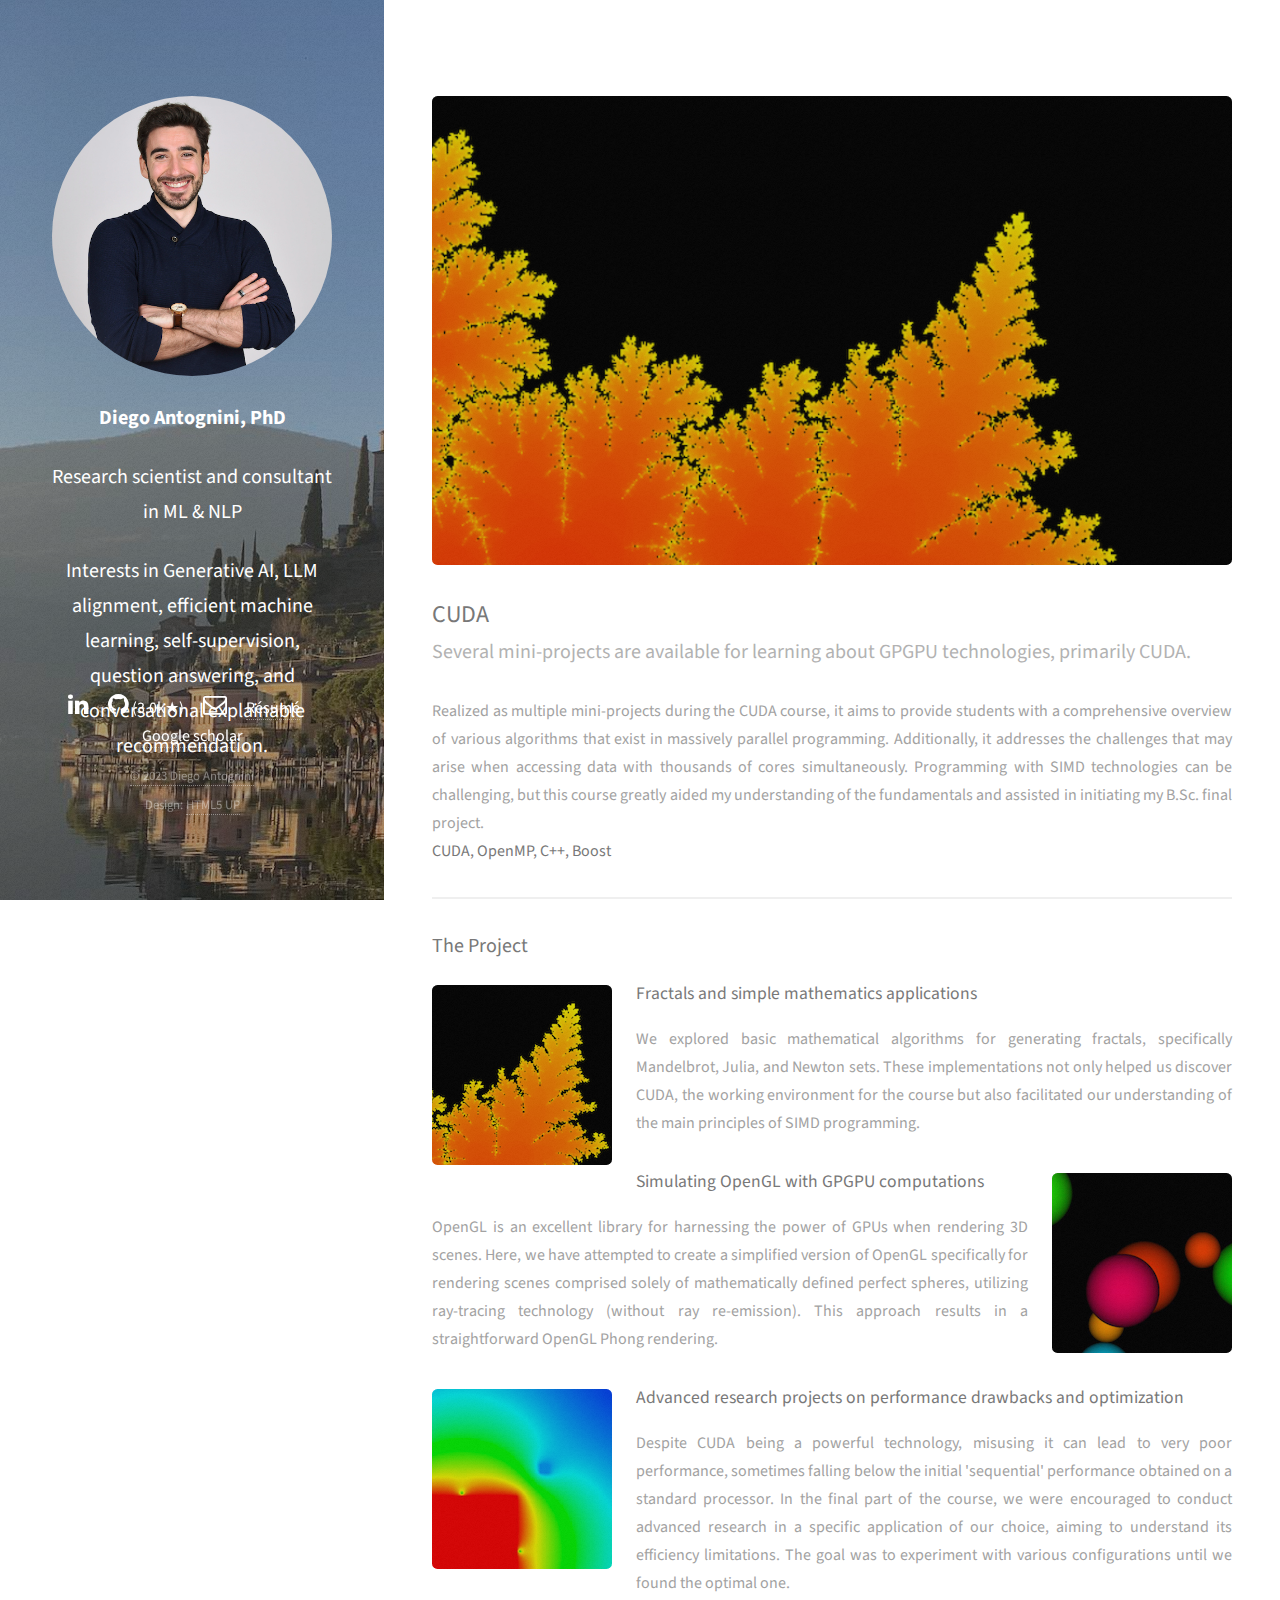
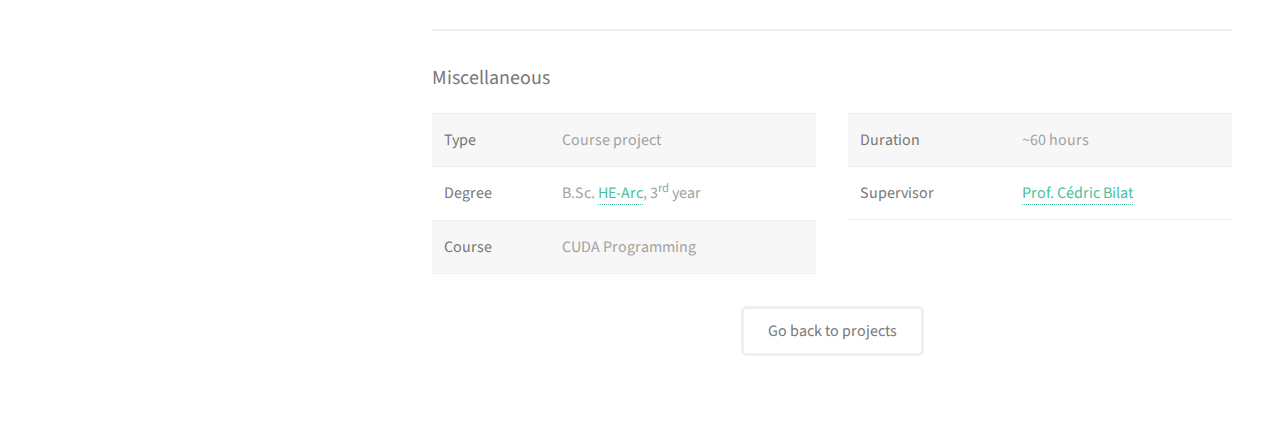
<file: projects/cuda/index.html>
<!DOCTYPE HTML>
<html lang="en">
	<head>
		<title>Diego Antognini, PhD</title>
		<meta charset="utf-8" />
		<meta name="viewport" content="width=device-width, initial-scale=1" />
		<link rel="stylesheet" href="../../assets/css/main.css" />
	</head>
	<body id="top">

		<!-- Header -->
			<header id="header">
				<a href="../../index.html" class="image avatar"><img src="../../images/avatar.jpg" alt="" /></a>
				<h1 style="color:white;"><strong style="font-weight: bold;">Diego Antognini, PhD</strong></h1>
				<p></p>
				<h1 style="color:white;">Research scientist and consultant in ML &amp; NLP</h1>
				<p></p>
				<h1 style="color:white;">Interests in Generative AI, LLM alignment, efficient machine learning, self-supervision, question answering, and conversational explainable recommendation.</h1>
			</header>
		<!-- Main -->
		<div id="main">

<!-- Four -->
<section id="project">
	<div class="box alt">
		<div class="row 50% uniform">
			<div class="12u$"><span class="image fit"><img src="thumb.jpg" alt="" /></span></div>
		</div>
	</div>
	<header>
		<h2>CUDA</h2>
		<p style="text-align: justify;">Several mini-projects are available for learning about GPGPU technologies, primarily CUDA.</p>
	</header>

	<p style="text-align: justify;">Realized as multiple mini-projects during the CUDA course, it aims to provide students with a comprehensive overview of various algorithms that exist in massively parallel programming. Additionally, it addresses the challenges that may arise when accessing data with thousands of cores simultaneously. Programming with SIMD technologies can be challenging, but this course greatly aided my understanding of the fundamentals and assisted in initiating my B.Sc. final project.<br /><b>CUDA, OpenMP, C++, Boost</b></p>
	<hr />

	<section>
		<h3>The Project</h3>
		<span class="image left"><img src="fractals.png" alt="" /></span>
		<h4>Fractals and simple mathematics applications</h4>
		<p style="text-align: justify;">We explored basic mathematical algorithms for generating fractals, specifically Mandelbrot, Julia, and Newton sets. These implementations not only helped us discover CUDA, the working environment for the course but also facilitated our understanding of the main principles of SIMD programming.</p>

		<span class="image right"><img src="opengl.png" alt="" /></span>
		<h4 style="text-align=right">Simulating OpenGL with GPGPU computations</h4>
		<p style="text-align: justify;">OpenGL is an excellent library for harnessing the power of GPUs when rendering 3D scenes. Here, we have attempted to create a simplified version of OpenGL specifically for rendering scenes comprised solely of mathematically defined perfect spheres, utilizing ray-tracing technology (without ray re-emission). This approach results in a straightforward OpenGL Phong rendering.</p>

		<span class="image left"><img src="advanced.png" alt="" /></span>
		<h4>Advanced research projects on performance drawbacks and optimization</h4>
		<p style="text-align: justify;">Despite CUDA being a powerful technology, misusing it can lead to very poor performance, sometimes falling below the initial 'sequential' performance obtained on a standard processor. In the final part of the course, we were encouraged to conduct advanced research in a specific application of our choice, aiming to understand its efficiency limitations. The goal was to experiment with various configurations until we found the optimal one.</p>
		<hr />
	</section>

	<section>
		<h3>Miscellaneous</h3>
		<div class="row">
			<div class="6u 12u$(small)">
				<div class="table-wrapper">
					<table>
						<tbody>
							<tr>
								<td><b>Type</b></td>
								<td>Course project</td>
							</tr>
							<tr>
								<td><b>Degree</b></td>
								<td>B.Sc. <a href="http://www.he-arc.ch">HE-Arc</a>, 3<sup>rd</sup> year</td>
							</tr>
							<tr>
								<td><b>Course</b></td>
								<td>CUDA Programming</td>
							</tr>
						</tbody>
					</table>
				</div>
			</div>
			<div class="6u 12u$(small)">
				<div class="table-wrapper">
					<table>
						<tbody>
							<tr>
								<td><b>Duration</b></td>
								<td>~60 hours</td>
							</tr>
							<tr>
								<td><b>Supervisor</b></td>
								<td><a href="https://people.hes-so.ch/en/profile/cedric.bilat">Prof. Cédric Bilat</a></td>
							</tr>
						</tbody>
					</table>
				</div>
			</div>
		</div>
	</section>

	<div style="text-align: center;">
		<ul class="actions">
			<li><a href="../../index.html#projects" class="button">Go back to projects</a></li>
		</ul>
	</div>
</section>
</div>

		<!-- Footer -->
			<footer id="footer">
				<ul class="icons">
					<li><a href="https://www.linkedin.com/in/diegoantognini" class="icon fa-linkedin" style="color: white;"><span class="label" style="color: white;">LinkedIn</span></a></li>
					<li><a href="https://github.com/Diego999" class="icon fa-github" style="color: white;"><span class="label" style="color: white;">Github</span> (3.0k&#9733;)</a></li>
					<li><a href="mailto:diegoantognini@gmail.com" class="icon fa-envelope-o" style="color: white;"><span class="label" style="color: white;">Email</span></a></li>
					<li><a href="../../Diego_Antognini_CV.pdf"><span class="label" style="color: white;">Résumé</span></a></li>
					<li><a href="https://scholar.google.com/citations?user=YvtRscgAAAAJ&hl=en"><span class="label" style="color: white;">Google scholar</span></a></li>
				</ul>
				<ul class="copyright">
					<li><a href="#">&copy; 2023 Diego Antognini</a></li>
					<li>Design: <a href="http://html5up.net">HTML5 UP</a></li>
				</ul>
			</footer>

			<script src="../../assets/js/jquery.min.js"></script>
			<script src="../../assets/js/jquery.poptrox.min.js"></script>
			<script src="../../assets/js/skel.min.js"></script>
			<script src="../../assets/js/util.js"></script>
			<script src="../../assets/js/main.js"></script>

	</body>
</html>
</file>
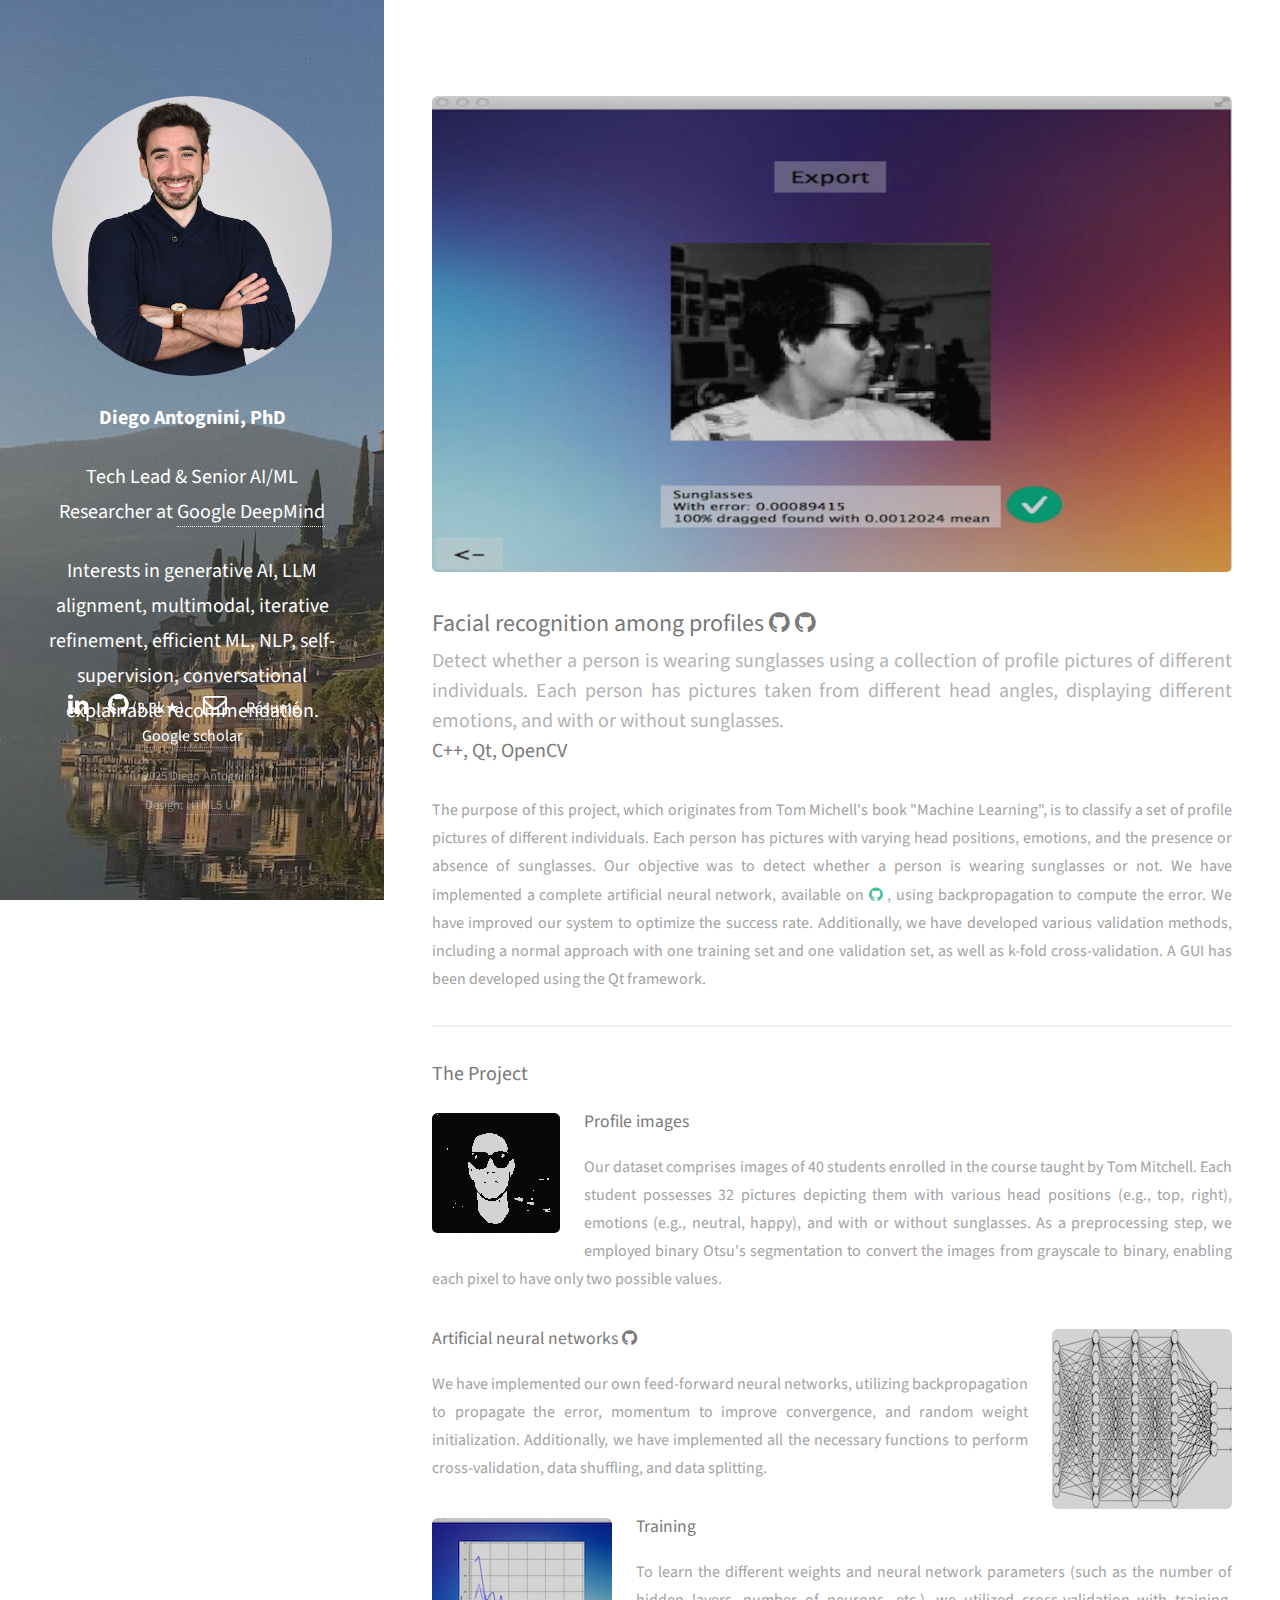
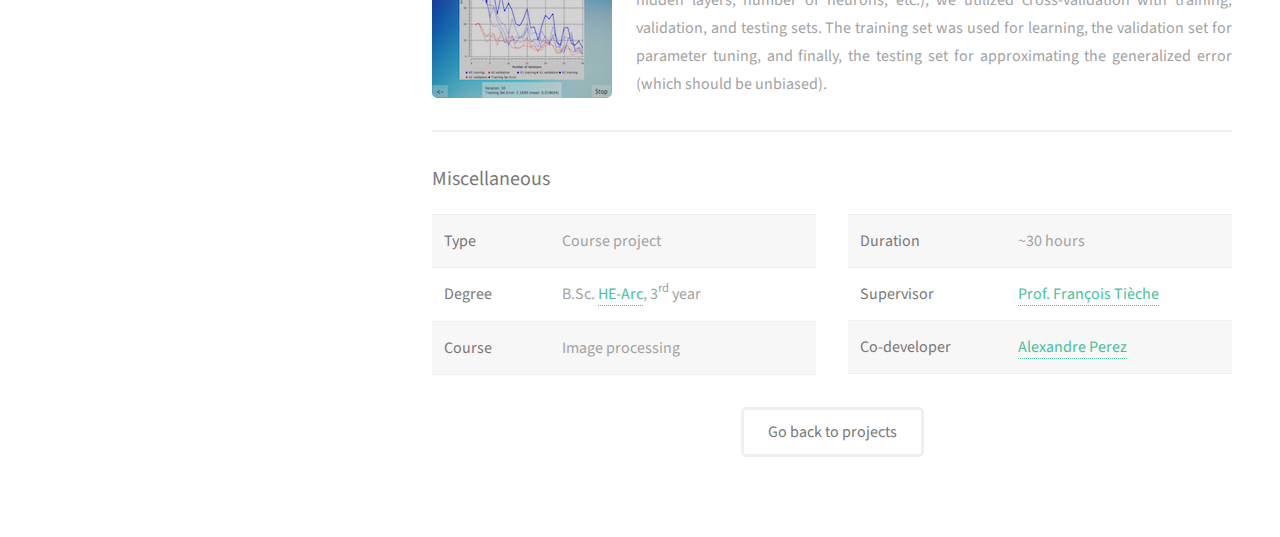
<file: projects/facial_recognition/index.html>
<!DOCTYPE HTML>
<html lang="en">
	<head>
		<title>Diego Antognini, PhD</title>
		<meta charset="utf-8" />
		<meta name="viewport" content="width=device-width, initial-scale=1" />
		<link rel="stylesheet" href="../../assets/css/main.css" />
	</head>
	<body id="top">

		<!-- Header -->
			<header id="header">
				<a href="../../index.html" class="image avatar"><img src="../../images/avatar.jpg" alt="" /></a>
				<h1 style="color:white;"><strong style="font-weight: bold;">Diego Antognini, PhD</strong></h1>
				<p></p>
				<h1 style="color:white;">Tech Lead & Senior AI/ML Researcher at <a href="https://deepmind.google/">Google DeepMind</a></h1>
				<p></p>
				<h1 style="color:white;">Interests in generative AI, LLM alignment, multimodal, iterative refinement, efficient ML, NLP, self-supervision, conversational explainable recommendation.</h1>
			</header>
		<!-- Main -->
		<div id="main">

<!-- Four -->
<section id="project">
	<div class="box alt">
		<div class="row 50% uniform">
			<div class="12u$"><span class="image fit"><img src="thumb.jpg" alt="" /></span></div>
		</div>
	</div>
	<header>
		<h2>Facial recognition among profiles <a href="https://github.com/Diego999/Image-Processing-Project" class="icon fa-github"> <span class="label">Github</span></a> <a href="https://github.com/Diego999/Artificial-Neural-Network" class="icon fa-github"> <span class="label">Github</span></a></h2>
		<p style="text-align: justify;">Detect whether a person is wearing sunglasses using a collection of profile pictures of different individuals. Each person has pictures taken from different head angles, displaying different emotions, and with or without sunglasses.<br /><b>C++, Qt, OpenCV</b></p>
	</header>

	<p style="text-align: justify;">The purpose of this project, which originates from Tom Michell's book "Machine Learning", is to classify a set of profile pictures of different individuals. Each person has pictures with varying head positions, emotions, and the presence or absence of sunglasses. Our objective was to detect whether a person is wearing sunglasses or not. We have implemented a complete artificial neural network, available on <a href="https://github.com/Diego999/Artificial-Neural-Network" class="icon fa-github"> <span class="label">Github</span></a>, using backpropagation to compute the error. We have improved our system to optimize the success rate. Additionally, we have developed various validation methods, including a normal approach with one training set and one validation set, as well as k-fold cross-validation. A GUI has been developed using the Qt framework.</p>
	<hr />

	<section>
		<h3>The Project</h3>
		<span class="image left"><img src="face_threshold.png" alt="" /></span>
		<h4>Profile images</h4>
		<p style="text-align: justify;">Our dataset comprises images of 40 students enrolled in the course taught by Tom Mitchell. Each student possesses 32 pictures depicting them with various head positions (e.g., top, right), emotions (e.g., neutral, happy), and with or without sunglasses. As a preprocessing step, we employed binary Otsu's segmentation to convert the images from grayscale to binary, enabling each pixel to have only two possible values.</p>

		<span class="image right"><img src="model.png" alt="" /></span>
		<h4 style="text-align=right">Artificial neural networks <a href="https://github.com/Diego999/Artificial-Neural-Network" class="icon fa-github"> <span class="label">Github</span></a></h4>
		<p style="text-align: justify;">We have implemented our own feed-forward neural networks, utilizing backpropagation to propagate the error, momentum to improve convergence, and random weight initialization. Additionally, we have implemented all the necessary functions to perform cross-validation, data shuffling, and data splitting.</p>

		<span class="image left"><img src="errors.png" alt="" /></span>
		<h4>Training</h4>
		<p style="text-align: justify;">To learn the different weights and neural network parameters (such as the number of hidden layers, number of neurons, etc.), we utilized cross-validation with training, validation, and testing sets. The training set was used for learning, the validation set for parameter tuning, and finally, the testing set for approximating the generalized error (which should be unbiased).</p>
		<hr />
	</section>

	<section>
		<h3>Miscellaneous</h3>
		<div class="row">
			<div class="6u 12u$(small)">
				<div class="table-wrapper">
					<table>
						<tbody>
							<tr>
								<td><b>Type</b></td>
								<td>Course project</td>
							</tr>
							<tr>
								<td><b>Degree</b></td>
								<td>B.Sc. <a href="http://www.he-arc.ch">HE-Arc</a>, 3<sup>rd</sup> year</td>
							</tr>
							<tr>
								<td><b>Course</b></td>
								<td>Image processing</td>
							</tr>
						</tbody>
					</table>
				</div>
			</div>
			<div class="6u 12u$(small)">
				<div class="table-wrapper">
					<table>
						<tbody>
							<tr>
								<td><b>Duration</b></td>
								<td>~30 hours</td>
							</tr>
							<tr>
								<td><b>Supervisor</b></td>
								<td><a href="https://ch.linkedin.com/in/fran%C3%A7ois-ti%C3%A8che-7b18674">Prof. François Tièche</a></td></td>
							</tr>
							<tr>
								<td><b>Co-developer</b></td>
								<td><a href="https://www.linkedin.com/in/alexandre-perez-38962244">Alexandre Perez</a></td>
							</tr>
						</tbody>
					</table>
				</div>
			</div>
		</div>
	</section>

	<div style="text-align: center;">
		<ul class="actions">
			<li><a href="../../index.html#projects" class="button">Go back to projects</a></li>
		</ul>
	</div>
</section>
</div>

		<!-- Footer -->
			<footer id="footer">
				<ul class="icons">
					<li><a href="https://www.linkedin.com/in/diegoantognini" class="icon fa-linkedin" style="color: white;"><span class="label" style="color: white;">LinkedIn</span></a></li>
					<li><a href="https://github.com/Diego999" class="icon fa-github" style="color: white;"><span class="label" style="color: white;">Github</span> (3.3k&#9733;)</a></li>
					<li><a href="mailto:diegoantognini@gmail.com" class="icon fa-envelope-o" style="color: white;"><span class="label" style="color: white;">Email</span></a></li>
					<li><a href="../../Diego_Antognini_CV.pdf"><span class="label" style="color: white;">Résumé</span></a></li>
					<li><a href="https://scholar.google.com/citations?user=YvtRscgAAAAJ&hl=en"><span class="label" style="color: white;">Google scholar</span></a></li>
				</ul>
				<ul class="copyright">
					<li><a href="#">&copy; 2025 Diego Antognini</a></li>
					<li>Design: <a href="http://html5up.net">HTML5 UP</a></li>
				</ul>
			</footer>

			<script src="../../assets/js/jquery.min.js"></script>
			<script src="../../assets/js/jquery.poptrox.min.js"></script>
			<script src="../../assets/js/skel.min.js"></script>
			<script src="../../assets/js/util.js"></script>
			<script src="../../assets/js/main.js"></script>

	</body>
</html>
</file>
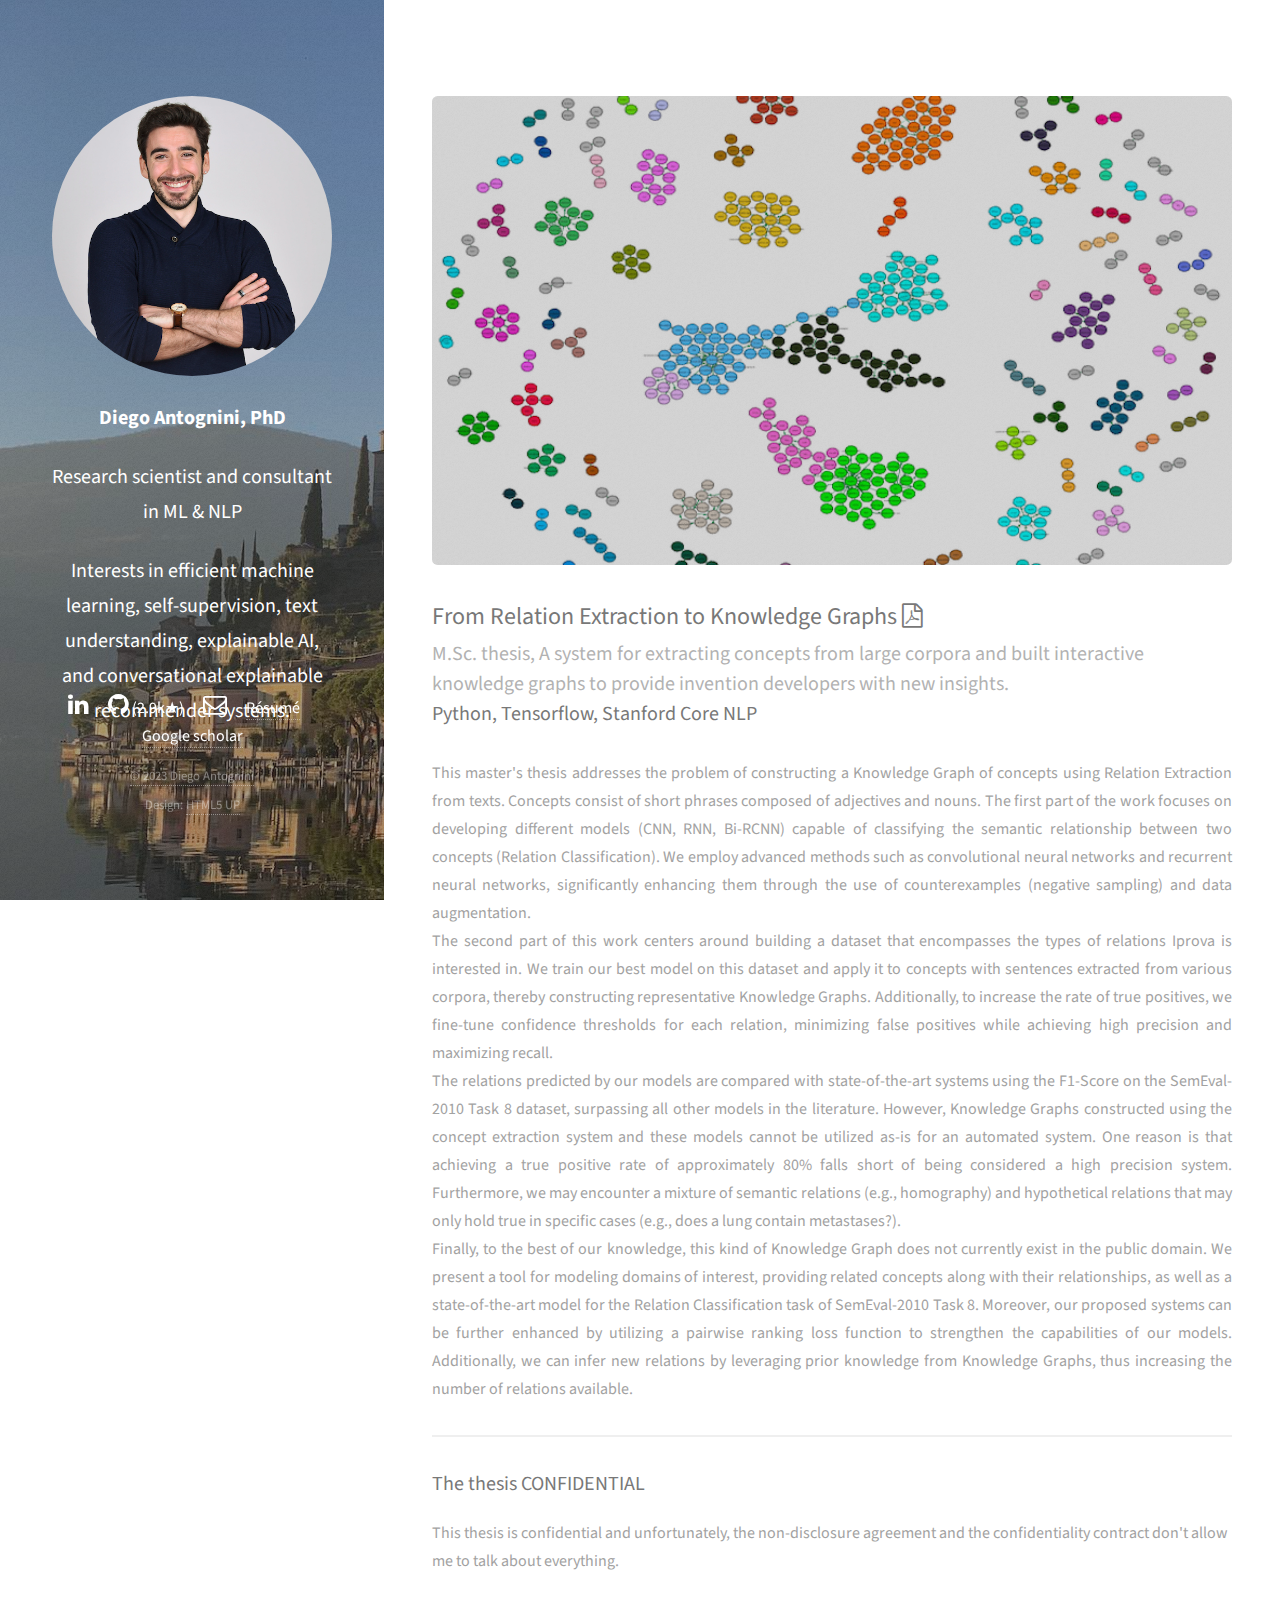
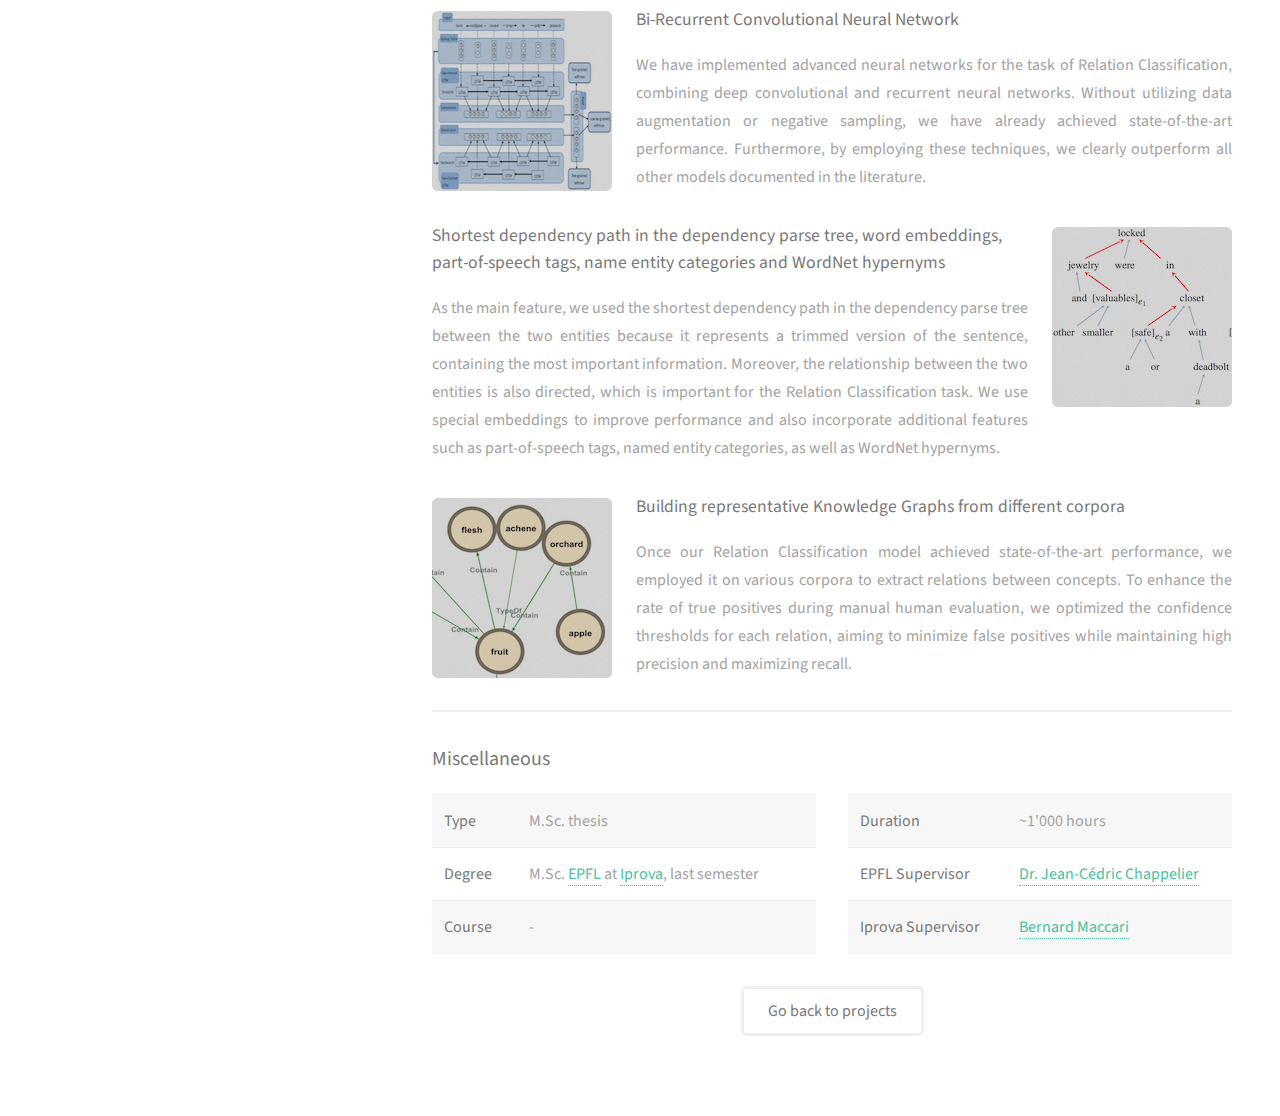
<file: projects/from_relation_extraction_to_knowledge_graphs/index.html>
<!DOCTYPE HTML>
<html lang="en">
	<head>
		<title>Dr. Diego Antognini</title>
		<meta charset="utf-8" />
		<meta name="viewport" content="width=device-width, initial-scale=1" />
		<link rel="stylesheet" href="../../assets/css/main.css" />
	</head>
	<body id="top">

		<!-- Header -->
			<header id="header">
				<a href="../../index.html" class="image avatar"><img src="../../images/avatar.jpg" alt="" /></a>
				<h1 style="color:white;"><strong style="font-weight: bold;">Diego Antognini, PhD</strong></h1>
				<p></p>
				<h1 style="color:white;">Research scientist and consultant in ML &amp; NLP</h1>
				<p></p>
				<h1 style="color:white;">Interests in efficient machine learning, self-supervision, text understanding, explainable AI, and conversational explainable recommender systems.</h1>
			</header>
		<!-- Main -->
		<div id="main">


<!-- Four -->
<section id="project">
	<div class="box alt">
		<div class="row 50% uniform">
			<div class="12u$"><span class="image fit"><img src="thumb.jpg" alt="" /></span></div>
		</div>
	</div>
	<header>
		<h2>From Relation Extraction to Knowledge Graphs <a href="meetup_presentation.pdf" class="icon fa-file-pdf-o"><span class="label">Paper</span></a></h2>
		<p>M.Sc. thesis, A system for extracting concepts from large corpora and built interactive knowledge graphs to provide invention developers with new insights.<br /><b>Python, Tensorflow, Stanford Core NLP</b></p>
	</header>

	<p style="text-align: justify;">This master's thesis addresses the problem of constructing a Knowledge Graph of concepts using Relation Extraction from texts. Concepts consist of short phrases composed of adjectives and nouns. The first part of the work focuses on developing different models (CNN, RNN, Bi-RCNN) capable of classifying the semantic relationship between two concepts (Relation Classification). We employ advanced methods such as convolutional neural networks and recurrent neural networks, significantly enhancing them through the use of counterexamples (negative sampling) and data augmentation. <br />The second part of this work centers around building a dataset that encompasses the types of relations Iprova is interested in. We train our best model on this dataset and apply it to concepts with sentences extracted from various corpora, thereby constructing representative Knowledge Graphs. Additionally, to increase the rate of true positives, we fine-tune confidence thresholds for each relation, minimizing false positives while achieving high precision and maximizing recall. <br />The relations predicted by our models are compared with state-of-the-art systems using the F1-Score on the SemEval-2010 Task 8 dataset, surpassing all other models in the literature. However, Knowledge Graphs constructed using the concept extraction system and these models cannot be utilized as-is for an automated system. One reason is that achieving a true positive rate of approximately 80% falls short of being considered a high precision system. Furthermore, we may encounter a mixture of semantic relations (e.g., homography) and hypothetical relations that may only hold true in specific cases (e.g., does a lung contain metastases?). <br />Finally, to the best of our knowledge, this kind of Knowledge Graph does not currently exist in the public domain. We present a tool for modeling domains of interest, providing related concepts along with their relationships, as well as a state-of-the-art model for the Relation Classification task of SemEval-2010 Task 8. Moreover, our proposed systems can be further enhanced by utilizing a pairwise ranking loss function to strengthen the capabilities of our models. Additionally, we can infer new relations by leveraging prior knowledge from Knowledge Graphs, thus increasing the number of relations available.</p>
	<hr />

	<section>
		<h3>The thesis CONFIDENTIAL</h3>
		<p>This thesis is confidential and unfortunately, the non-disclosure agreement and the confidentiality contract don't allow me to talk about everything. </p>

		<span class="image left"><img src="brcnn.png" alt="" /></span>
		<h4>Bi-Recurrent Convolutional Neural Network</h4>
		<p style="text-align: justify;">We have implemented advanced neural networks for the task of Relation Classification, combining deep convolutional and recurrent neural networks. Without utilizing data augmentation or negative sampling, we have already achieved state-of-the-art performance. Furthermore, by employing these techniques, we clearly outperform all other models documented in the literature.</p>

		<span class="image right"><img src="sdp.png" alt="" /></span>
		<h4 style="text-align=right">Shortest dependency path in the dependency parse tree, word embeddings, part-of-speech tags, name entity categories and WordNet hypernyms</h4>
		<p style="text-align: justify;"> As the main feature, we used the shortest dependency path in the dependency parse tree between the two entities because it represents a trimmed version of the sentence, containing the most important information. Moreover, the relationship between the two entities is also directed, which is important for the Relation Classification task. We use special embeddings to improve performance and also incorporate additional features such as part-of-speech tags, named entity categories, as well as WordNet hypernyms.</p>

		<span class="image left"><img src="KG.png" alt="" /></span>
		<h4>Building representative Knowledge Graphs from different corpora</h4>
		<p style="text-align: justify;">Once our Relation Classification model achieved state-of-the-art performance, we employed it on various corpora to extract relations between concepts. To enhance the rate of true positives during manual human evaluation, we optimized the confidence thresholds for each relation, aiming to minimize false positives while maintaining high precision and maximizing recall.</p>
		<hr />
	</section>

	<section>
		<h3>Miscellaneous</h3>
		<div class="row">
			<div class="6u 12u$(small)">
				<div class="table-wrapper">
					<table>
						<tbody>
							<tr>
								<td><b>Type</b></td>
								<td>M.Sc. thesis</td>
							</tr>
							<tr>
								<td><b>Degree</b></td>
								<td>M.Sc. <a href="http://www.epfl.ch">EPFL</a> at <a href="http://www.iprova.com">Iprova</a>, last semester</td>
							</tr>
							<tr>
								<td><b>Course</b></td>
								<td>-</td>
							</tr>
						</tbody>
					</table>
				</div>
			</div>
			<div class="6u 12u$(small)">
				<div class="table-wrapper">
					<table>
						<tbody>
							<tr>
								<td><b>Duration</b></td>
								<td>~1'000 hours</td>
							</tr>
							<tr>
								<td><b>EPFL Supervisor</b></td>
								<td><a href="https://people.epfl.ch/jean-cedric.chappelier">Dr. Jean-Cédric Chappelier</a></td>
							</tr>
							<tr>
								<td><b>Iprova Supervisor</b></td>
								<td><a href="https://www.linkedin.com/in/bernard-maccari/">Bernard Maccari</a></td>
							</tr>
						</tbody>
					</table>
				</div>
			</div>
		</div>
	</section>

	<div style="text-align: center;">
		<ul class="actions">
			<li><a href="../../index.html#projects" class="button">Go back to projects</a></li>
		</ul>
	</div>
</section>
</div>

		<!-- Footer -->
			<footer id="footer">
				<ul class="icons">
					<li><a href="https://www.linkedin.com/in/diegoantognini" class="icon fa-linkedin" style="color: white;"><span class="label" style="color: white;">LinkedIn</span></a></li>
					<li><a href="https://github.com/Diego999" class="icon fa-github" style="color: white;"><span class="label" style="color: white;">Github</span> (2.9k&#9733;)</a></li>
					<li><a href="mailto:diegoantognini@gmail.com" class="icon fa-envelope-o" style="color: white;"><span class="label" style="color: white;">Email</span></a></li>
					<li><a href="../../cv_en.pdf"><span class="label" style="color: white;">Résumé</span></a></li>
					<li><a href="https://scholar.google.com/citations?user=YvtRscgAAAAJ&hl=en"><span class="label" style="color: white;">Google scholar</span></a></li>
				</ul>
				<ul class="copyright">
					<li><a href="#">&copy; 2023 Diego Antognini</a></li>
					<li>Design: <a href="http://html5up.net">HTML5 UP</a></li>
				</ul>
			</footer>

			<script src="../../assets/js/jquery.min.js"></script>
			<script src="../../assets/js/jquery.poptrox.min.js"></script>
			<script src="../../assets/js/skel.min.js"></script>
			<script src="../../assets/js/util.js"></script>
			<script src="../../assets/js/main.js"></script>

	</body>
</html>
</file>
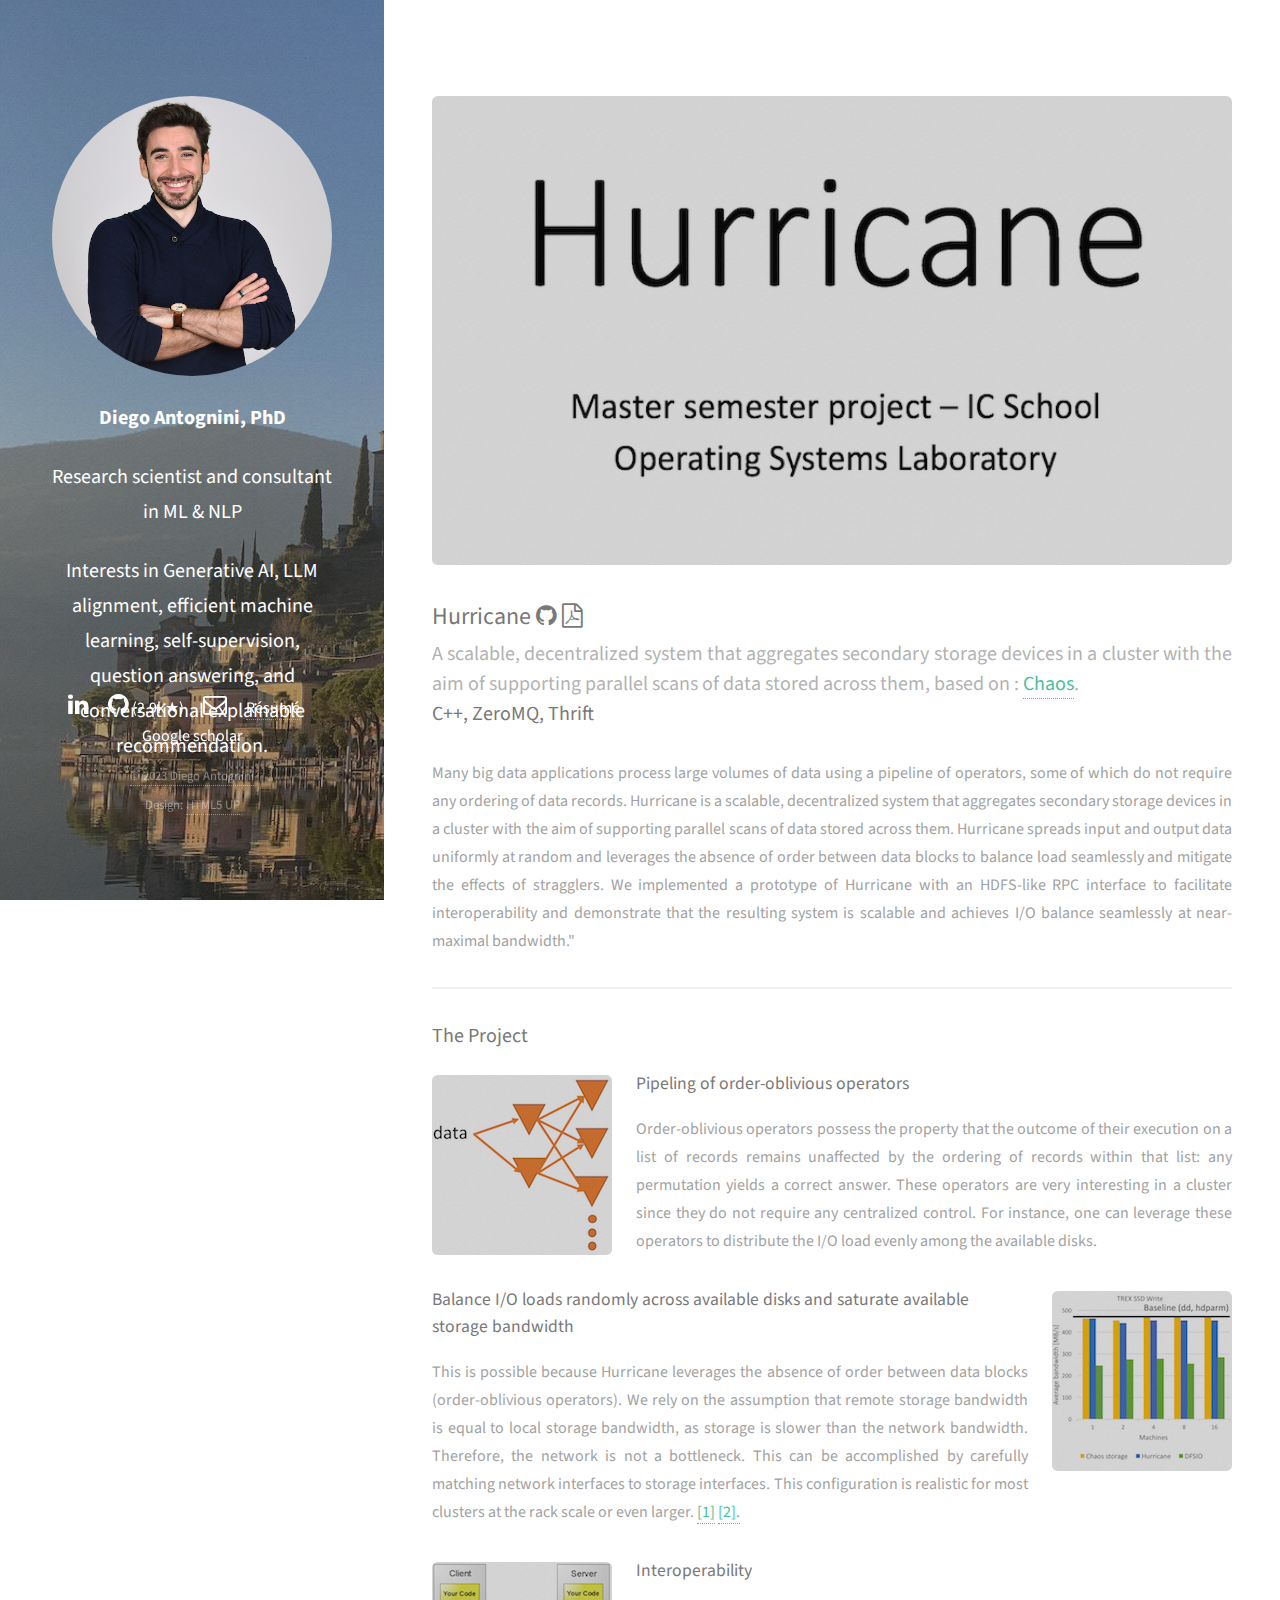
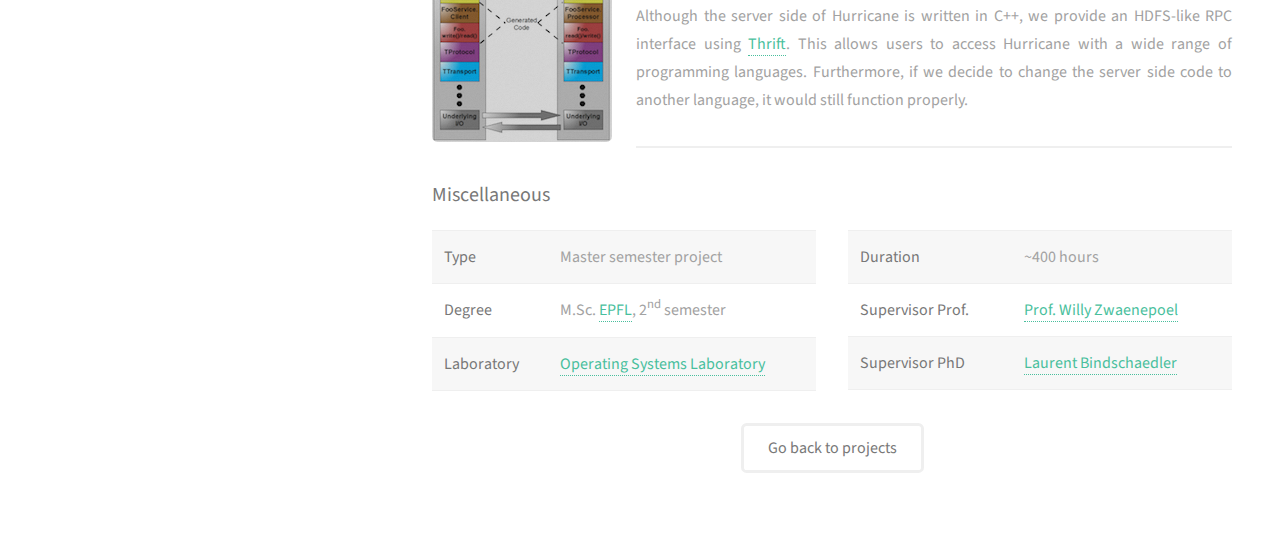
<file: projects/hurricane/index.html>
<!DOCTYPE HTML>
<html lang="en">
	<head>
		<title>Diego Antognini, PhD</title>
		<meta charset="utf-8" />
		<meta name="viewport" content="width=device-width, initial-scale=1" />
		<link rel="stylesheet" href="../../assets/css/main.css" />
	</head>
	<body id="top">

		<!-- Header -->
			<header id="header">
				<a href="../../index.html" class="image avatar"><img src="../../images/avatar.jpg" alt="" /></a>
				<h1 style="color:white;"><strong style="font-weight: bold;">Diego Antognini, PhD</strong></h1>
				<p></p>
				<h1 style="color:white;">Research scientist and consultant in ML &amp; NLP</h1>
				<p></p>
				<h1 style="color:white;">Interests in Generative AI, LLM alignment, efficient machine learning, self-supervision, question answering, and conversational explainable recommendation.</h1>
			</header>
		<!-- Main -->
		<div id="main">


<!-- Four -->
<section id="project">
	<div class="box alt">
		<div class="row 50% uniform">
			<div class="12u$"><span class="image fit"><img src="thumb.png" alt="" /></span></div>
		</div>
	</div>
	<header>
		<h2>Hurricane <a href="https://github.com/Diego999/Hurricane" class="icon fa-github"><span class="label">Github</span></a> <a href="presentation.pdf" class="icon fa-file-pdf-o"><span class="label">Paper</span></a></h2>
		<p style="text-align: justify;">A scalable, decentralized system that aggregates secondary storage devices in a cluster with the aim of supporting parallel scans of data stored across them, based on : <a href="http://dl.acm.org/citation.cfm?doid=2815400.2815408">Chaos</a>.<br /><b>C++, ZeroMQ, Thrift</b></p>
	</header>

	<p style="text-align: justify;">Many big data applications process large volumes of data using a pipeline of operators, some of which do not require any ordering of data records. Hurricane is a scalable, decentralized system that aggregates secondary storage devices in a cluster with the aim of supporting parallel scans of data stored across them. Hurricane spreads input and output data uniformly at random and leverages the absence of order between data blocks to balance load seamlessly and mitigate the effects of stragglers. We implemented a prototype of Hurricane with an HDFS-like RPC interface to facilitate interoperability and demonstrate that the resulting system is scalable and achieves I/O balance seamlessly at near-maximal bandwidth."</p>
	<hr />

	<section>
		<h3>The Project</h3>
		<span class="image left"><img src="pipelining_order_oblivious_operators.png" alt="" /></span>
		<h4>Pipeling of order-oblivious operators</h4>
		<p style="text-align: justify;">Order-oblivious operators possess the property that the outcome of their execution on a list of records remains unaffected by the ordering of records within that list: any permutation yields a correct answer. These operators are very interesting  in a cluster since they do not require any centralized control. For instance, one can leverage these operators to distribute the I/O load evenly among the available disks.</p>

		<span class="image right"><img src="bandwidth.png" alt="" /></span>
		<h4 style="text-align=right">Balance I/O loads randomly across available disks and saturate available storage bandwidth</h4>
		<p style="text-align: justify;">This is possible because Hurricane leverages the absence of order between data blocks (order-oblivious operators). We rely on the assumption that remote storage bandwidth is equal to local storage bandwidth, as storage is slower than the network bandwidth. Therefore, the network is not a bottleneck. This can be accomplished by carefully matching network interfaces to storage interfaces. This configuration is realistic for most clusters at the rack scale or even larger. <a href="https://www.usenix.org/system/files/conference/osdi12/osdi12-final-75.pdf">[1]</a> <a href="http://research.microsoft.com/en-us/um/people/srikanth/data/vl2_sigcomm09.pdf">[2].</a></p>

		<span class="image left"><img src="interoperability.png" alt="" /></span>
		<h4>Interoperability</h4>
		<p style="text-align: justify;">Although the server side of Hurricane is written in C++, we provide an HDFS-like RPC interface using <a href="https://thrift.apache.org">Thrift</a>. This allows users to access Hurricane with a wide range of programming languages. Furthermore, if we decide to change the server side code to another language, it would still function properly.</p>
		<hr />
	</section>

	<section>
		<h3>Miscellaneous</h3>
		<div class="row">
			<div class="6u 12u$(small)">
				<div class="table-wrapper">
					<table>
						<tbody>
							<tr>
								<td><b>Type</b></td>
								<td>Master semester project</td>
							</tr>
							<tr>
								<td><b>Degree</b></td>
								<td>M.Sc. <a href="http://www.epfl.ch">EPFL</a>, 2<sup>nd</sup> semester</td>
							</tr>
							<tr>
								<td><b>Laboratory</b></td>
								<td><a href="http://labos.epfl.ch">Operating Systems Laboratory</a></td>
							</tr>
						</tbody>
					</table>
				</div>
			</div>
			<div class="6u 12u$(small)">
				<div class="table-wrapper">
					<table>
						<tbody>
							<tr>
								<td><b>Duration</b></td>
								<td>~400 hours</td>
							</tr>
							<tr>
								<td><b>Supervisor Prof.</b></td>
								<td><a href="https://au.linkedin.com/in/willy-zwaenepoel-31a27323">Prof. Willy Zwaenepoel</a></td>
							</tr>
							<tr>
								<td><b>Supervisor PhD</b></td>
								<td><a href="https://ch.linkedin.com/in/bindschaedler">Laurent Bindschaedler</a></td>
							</tr>
						</tbody>
					</table>
				</div>
			</div>
		</div>
	</section>

	<div style="text-align: center;">
		<ul class="actions">
			<li><a href="../../index.html#projects" class="button">Go back to projects</a></li>
		</ul>
	</div>
</section>
</div>

		<!-- Footer -->
			<footer id="footer">
				<ul class="icons">
					<li><a href="https://www.linkedin.com/in/diegoantognini" class="icon fa-linkedin" style="color: white;"><span class="label" style="color: white;">LinkedIn</span></a></li>
					<li><a href="https://github.com/Diego999" class="icon fa-github" style="color: white;"><span class="label" style="color: white;">Github</span> (2.9k&#9733;)</a></li>
					<li><a href="mailto:diegoantognini@gmail.com" class="icon fa-envelope-o" style="color: white;"><span class="label" style="color: white;">Email</span></a></li>
					<li><a href="../../Diego_Antognini_CV.pdf"><span class="label" style="color: white;">Résumé</span></a></li>
					<li><a href="https://scholar.google.com/citations?user=YvtRscgAAAAJ&hl=en"><span class="label" style="color: white;">Google scholar</span></a></li>
				</ul>
				<ul class="copyright">
					<li><a href="#">&copy; 2023 Diego Antognini</a></li>
					<li>Design: <a href="http://html5up.net">HTML5 UP</a></li>
				</ul>
			</footer>

			<script src="../../assets/js/jquery.min.js"></script>
			<script src="../../assets/js/jquery.poptrox.min.js"></script>
			<script src="../../assets/js/skel.min.js"></script>
			<script src="../../assets/js/util.js"></script>
			<script src="../../assets/js/main.js"></script>

	</body>
</html>
</file>
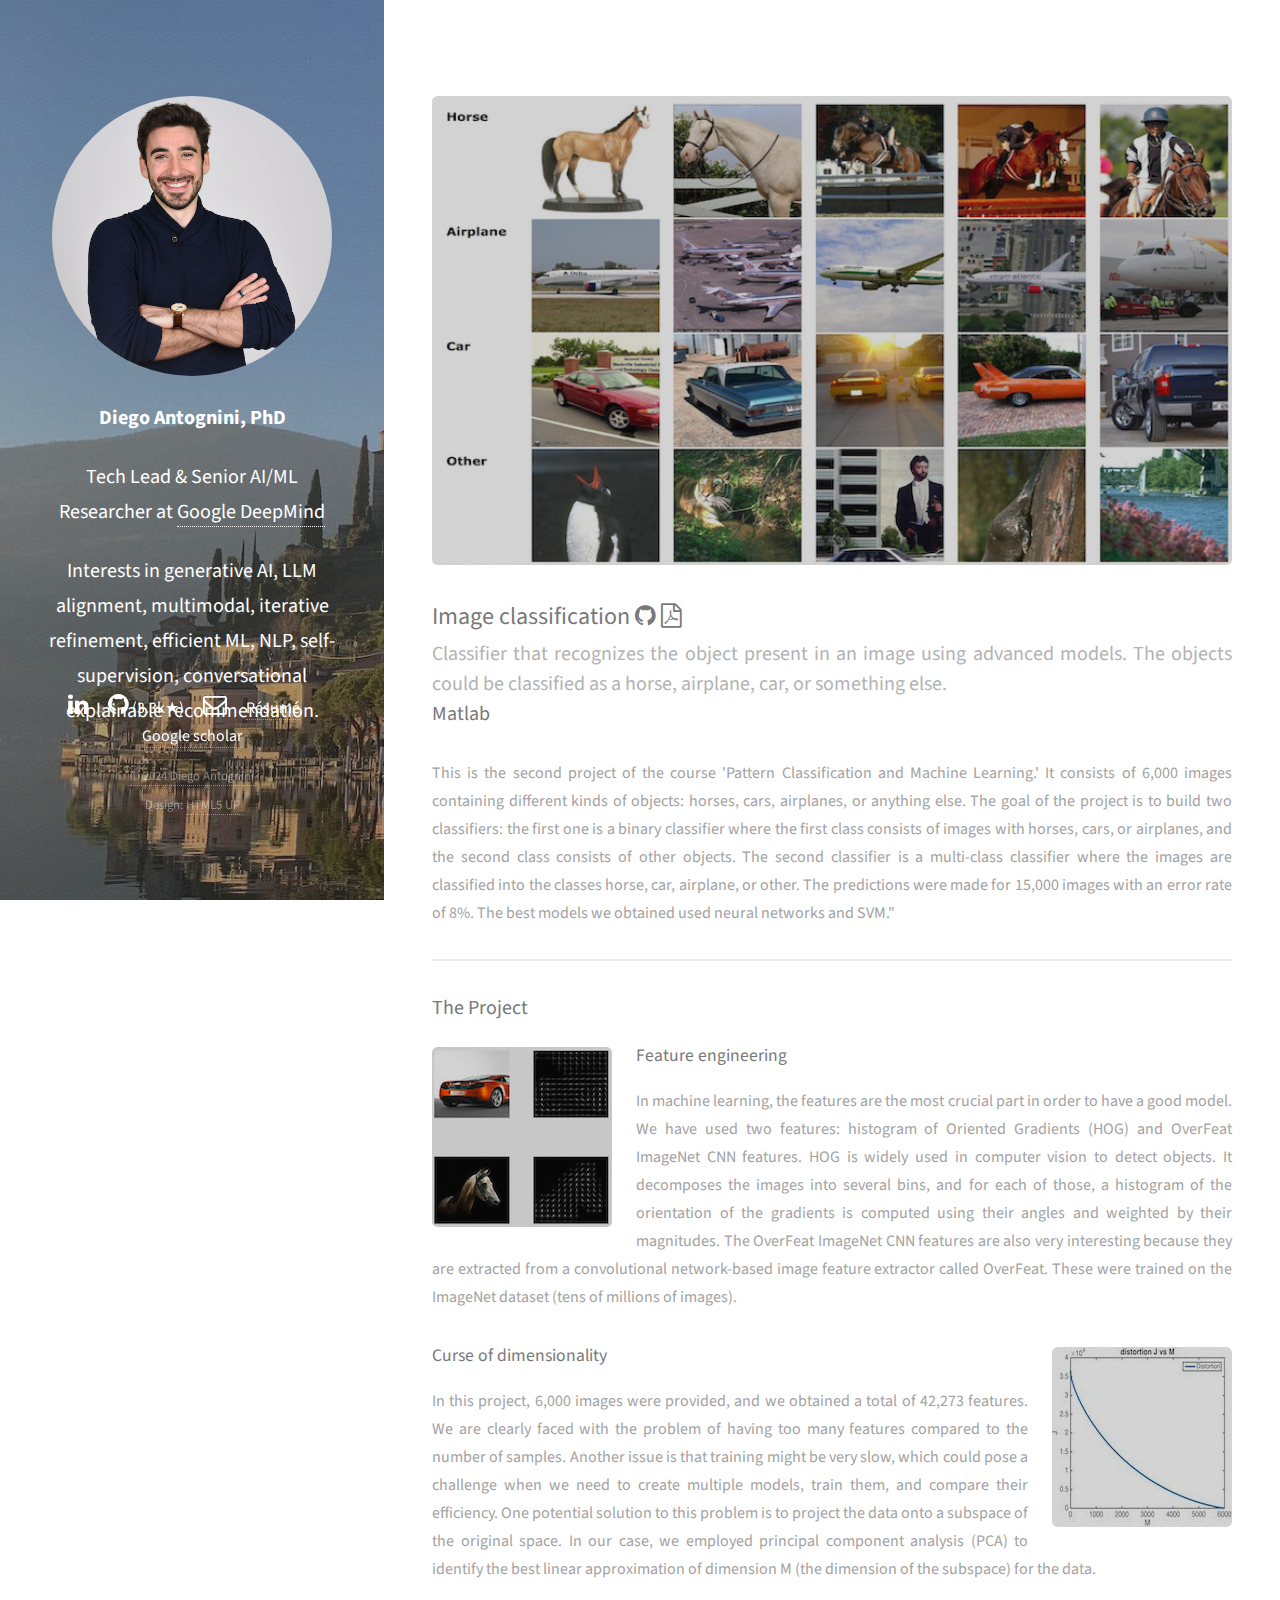
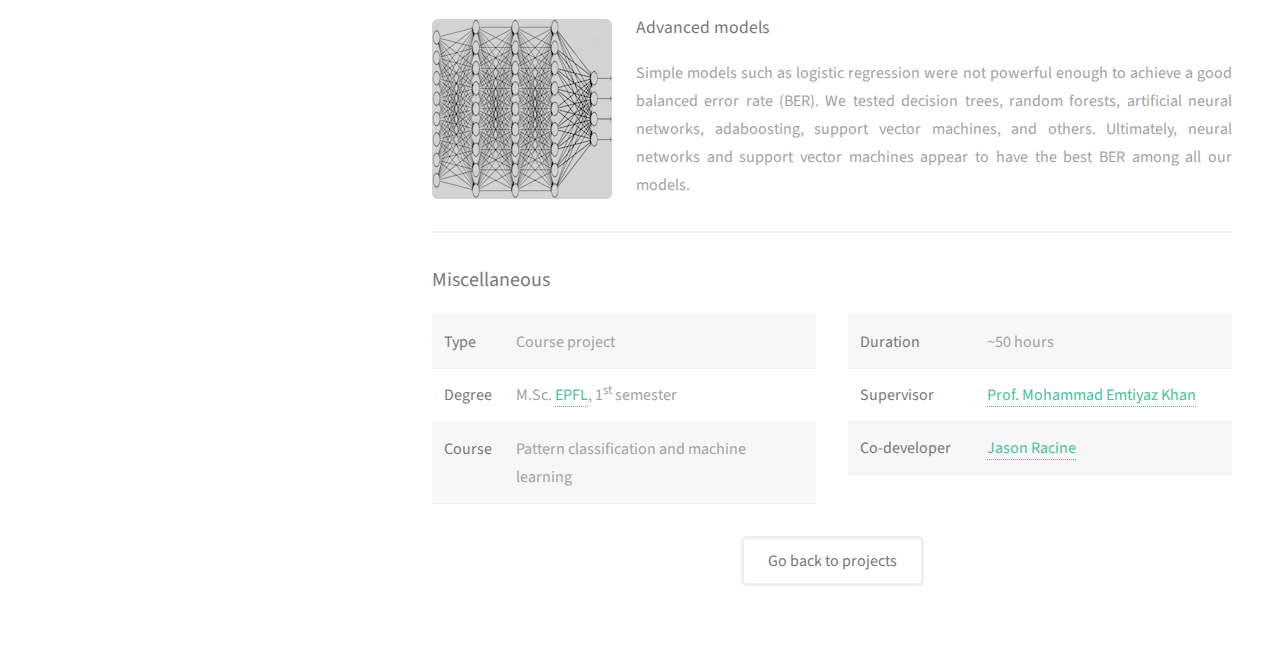
<file: projects/image_classification/index.html>
<!DOCTYPE HTML>
<html lang="en">
	<head>
		<title>Diego Antognini, PhD</title>
		<meta charset="utf-8" />
		<meta name="viewport" content="width=device-width, initial-scale=1" />
		<link rel="stylesheet" href="../../assets/css/main.css" />
	</head>
	<body id="top">

		<!-- Header -->
			<header id="header">
				<a href="../../index.html" class="image avatar"><img src="../../images/avatar.jpg" alt="" /></a>
				<h1 style="color:white;"><strong style="font-weight: bold;">Diego Antognini, PhD</strong></h1>
				<p></p>
				<h1 style="color:white;">Tech Lead & Senior AI/ML Researcher at <a href="https://deepmind.google/">Google DeepMind</a></h1>
				<p></p>
				<h1 style="color:white;">Interests in generative AI, LLM alignment, multimodal, iterative refinement, efficient ML, NLP, self-supervision, conversational explainable recommendation.</h1>
			</header>
		<!-- Main -->
		<div id="main">


<!-- Four -->
<section id="project">
	<div class="box alt">
		<div class="row 50% uniform">
			<div class="12u$"><span class="image fit"><img src="thumb.png" alt="" /></span></div>
		</div>
	</div>
	<header>
		<h2>Image classification <a href="https://github.com/Diego999/Pattern-Classification-And-Machine-Learning/tree/master/Projet%20II" class="icon fa-github"> <span class="label">Github</span></a><a href="paper.pdf" class="icon fa-file-pdf-o"><span class="label">Paper</span></a></h2>
		<p style="text-align: justify;">Classifier that recognizes the object present in an image using advanced models. The objects could be classified as a horse, airplane, car, or something else.<br /><b>Matlab</b></p>
	</header>

	<p style="text-align: justify;">This is the second project of the course 'Pattern Classification and Machine Learning.' It consists of 6,000 images containing different kinds of objects: horses, cars, airplanes, or anything else. The goal of the project is to build two classifiers: the first one is a binary classifier where the first class consists of images with horses, cars, or airplanes, and the second class consists of other objects. The second classifier is a multi-class classifier where the images are classified into the classes horse, car, airplane, or other. The predictions were made for 15,000 images with an error rate of 8%. The best models we obtained used neural networks and SVM."</p>
	<hr />

	<section>
		<h3>The Project</h3>
		<span class="image left"><img src="features.png" alt="" /></span>
		<h4>Feature engineering</h4>
		<p style="text-align: justify;">In machine learning, the features are the most crucial part in order to have a good model. We have used two features: histogram of Oriented Gradients (HOG) and OverFeat ImageNet CNN features. HOG is widely used in computer vision to detect objects. It decomposes the images into several bins, and for each of those, a histogram of the orientation of the gradients is computed using their angles and weighted by their magnitudes. The OverFeat ImageNet CNN features are also very interesting because they are extracted from a convolutional network-based image feature extractor called OverFeat. These were trained on the ImageNet dataset (tens of millions of images).</p>

		<span class="image right"><img src="distortion.png" alt="" /></span>
		<h4 style="text-align=right">Curse of dimensionality</h4>
		<p style="text-align: justify;">In this project, 6,000 images were provided, and we obtained a total of 42,273 features. We are clearly faced with the problem of having too many features compared to the number of samples. Another issue is that training might be very slow, which could pose a challenge when we need to create multiple models, train them, and compare their efficiency. One potential solution to this problem is to project the data onto a subspace of the original space. In our case, we employed principal component analysis (PCA) to identify the best linear approximation of dimension M (the dimension of the subspace) for the data.</p>

		<span class="image left"><img src="models.png" alt="" /></span>
		<h4>Advanced models</h4>
		<p style="text-align: justify;">Simple models such as logistic regression were not powerful enough to achieve a good balanced error rate (BER). We tested decision trees, random forests, artificial neural networks, adaboosting, support vector machines, and others. Ultimately, neural networks and support vector machines appear to have the best BER among all our models.</p>
		<hr />
	</section>

	<section>
		<h3>Miscellaneous</h3>
		<div class="row">
			<div class="6u 12u$(small)">
				<div class="table-wrapper">
					<table>
						<tbody>
							<tr>
								<td><b>Type</b></td>
								<td>Course project</td>
							</tr>
							<tr>
								<td><b>Degree</b></td>
								<td>M.Sc. <a href="http://www.epfl.ch">EPFL</a>, 1<sup>st</sup> semester</td>
							</tr>
							<tr>
								<td><b>Course</b></td>
								<td>Pattern classification and machine learning</td>
							</tr>
						</tbody>
					</table>
				</div>
			</div>
			<div class="6u 12u$(small)">
				<div class="table-wrapper">
					<table>
						<tbody>
							<tr>
								<td><b>Duration</b></td>
								<td>~50 hours</td>
							</tr>
							<tr>
								<td><b>Supervisor</b></td>
								<td><a href="https://ch.linkedin.com/in/mohammad-emtiyaz-khan-932139b3">Prof. Mohammad Emtiyaz Khan</a></td>
							</tr>
							<tr>
								<td><b>Co-developer</b></td>
								<td><a href="https://ch.linkedin.com/in/jason-racine-0888a545/en">Jason Racine</a></td>
							</tr>
						</tbody>
					</table>
				</div>
			</div>
		</div>
	</section>

	<div style="text-align: center;">
		<ul class="actions">
			<li><a href="../../index.html#projects" class="button">Go back to projects</a></li>
		</ul>
	</div>
</section>
</div>

		<!-- Footer -->
			<footer id="footer">
				<ul class="icons">
					<li><a href="https://www.linkedin.com/in/diegoantognini" class="icon fa-linkedin" style="color: white;"><span class="label" style="color: white;">LinkedIn</span></a></li>
					<li><a href="https://github.com/Diego999" class="icon fa-github" style="color: white;"><span class="label" style="color: white;">Github</span> (3.3k&#9733;)</a></li>
					<li><a href="mailto:diegoantognini@gmail.com" class="icon fa-envelope-o" style="color: white;"><span class="label" style="color: white;">Email</span></a></li>
					<li><a href="../../Diego_Antognini_CV.pdf"><span class="label" style="color: white;">Résumé</span></a></li>
					<li><a href="https://scholar.google.com/citations?user=YvtRscgAAAAJ&hl=en"><span class="label" style="color: white;">Google scholar</span></a></li>
				</ul>
				<ul class="copyright">
					<li><a href="#">&copy; 2024 Diego Antognini</a></li>
					<li>Design: <a href="http://html5up.net">HTML5 UP</a></li>
				</ul>
			</footer>

			<script src="../../assets/js/jquery.min.js"></script>
			<script src="../../assets/js/jquery.poptrox.min.js"></script>
			<script src="../../assets/js/skel.min.js"></script>
			<script src="../../assets/js/util.js"></script>
			<script src="../../assets/js/main.js"></script>

	</body>
</html>
</file>
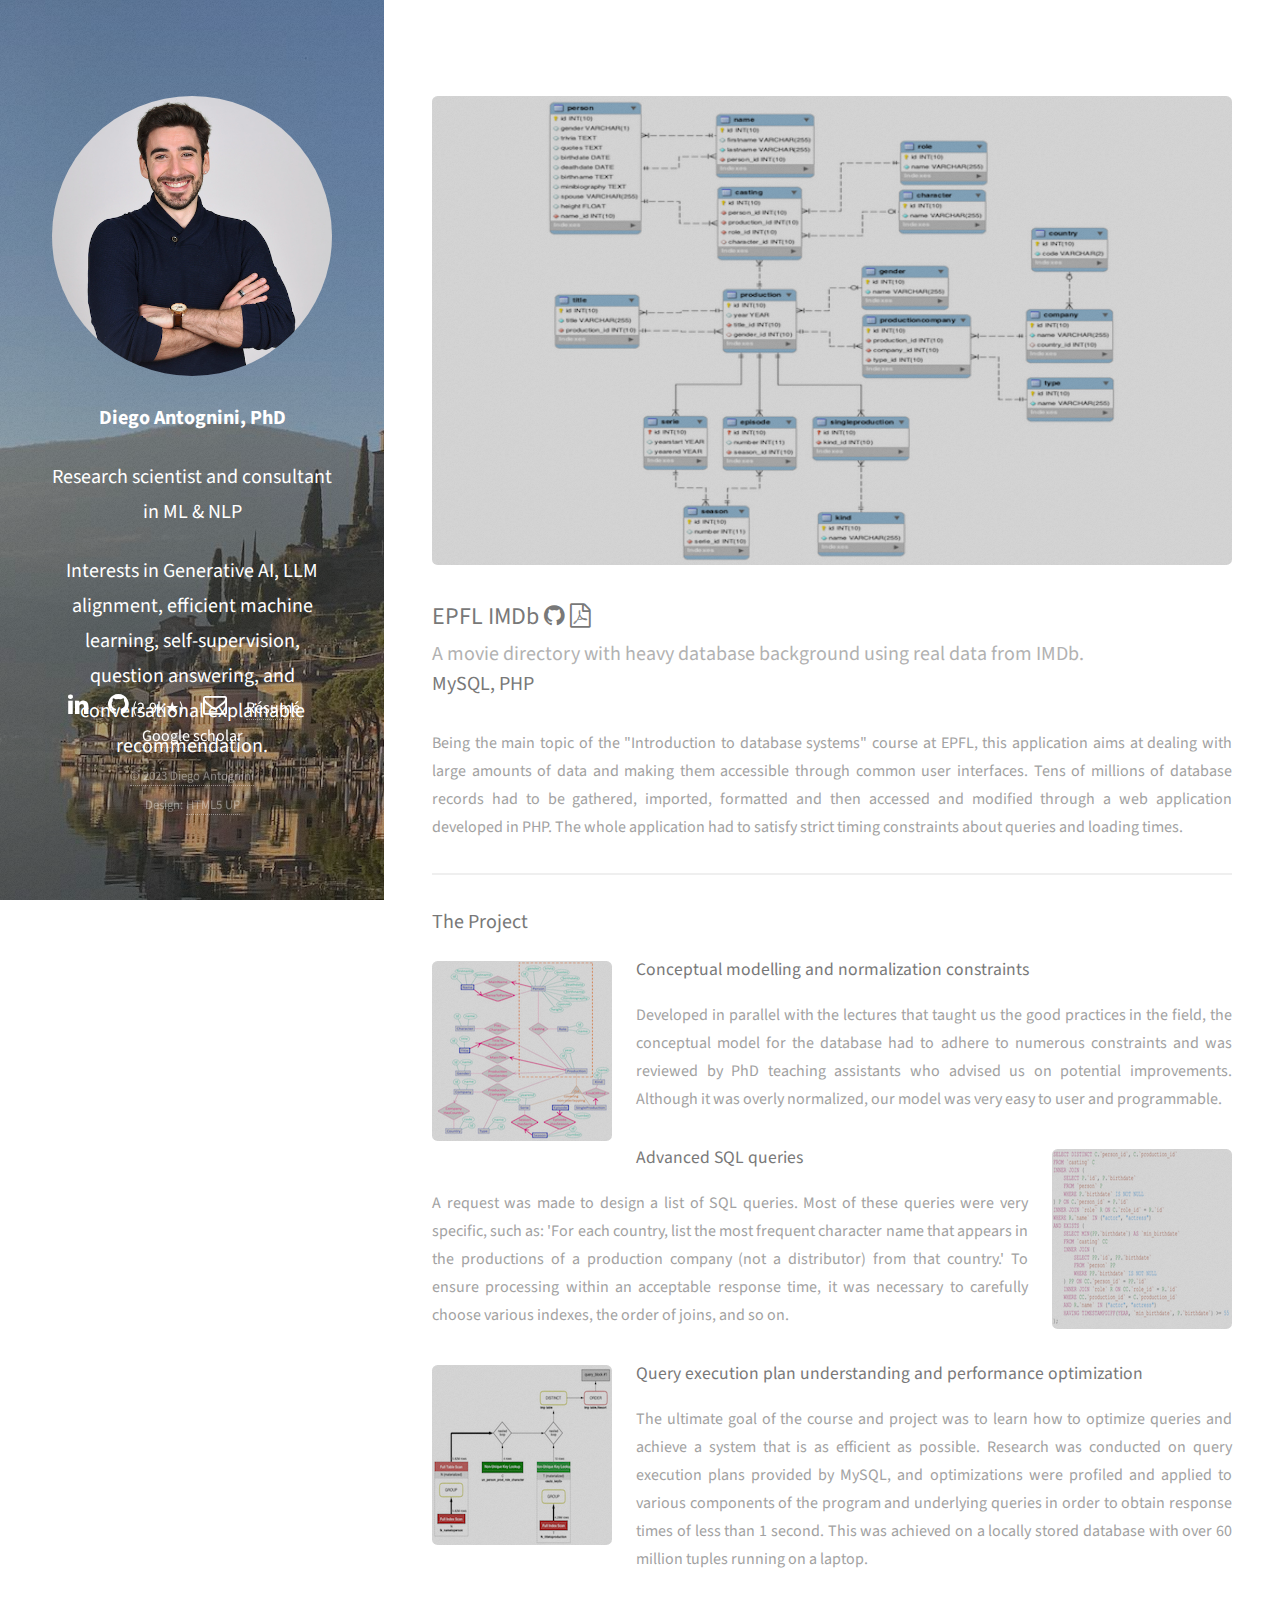
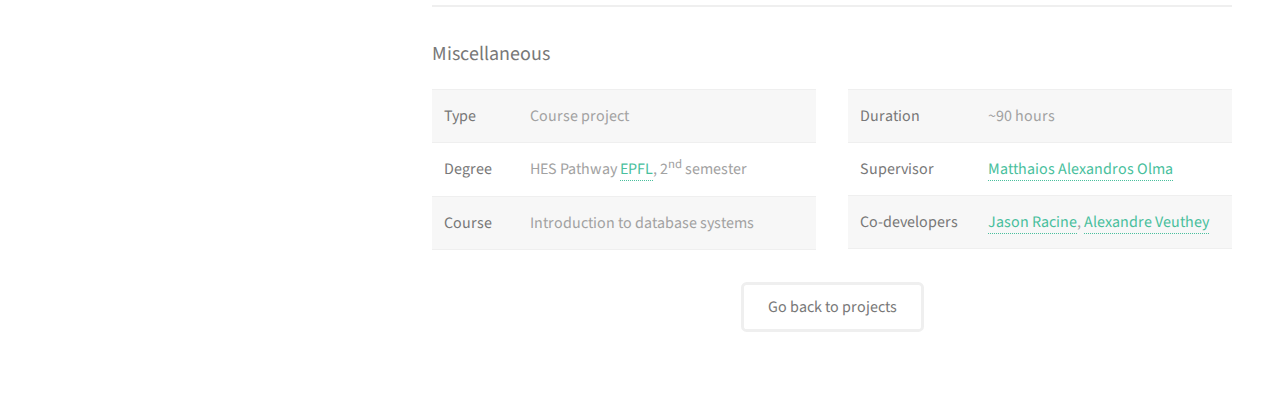
<file: projects/imdb/index.html>
<!DOCTYPE HTML>
<html lang="en">
	<head>
		<title>Diego Antognini, PhD</title>
		<meta charset="utf-8" />
		<meta name="viewport" content="width=device-width, initial-scale=1" />
		<link rel="stylesheet" href="../../assets/css/main.css" />
	</head>
	<body id="top">

		<!-- Header -->
			<header id="header">
				<a href="../../index.html" class="image avatar"><img src="../../images/avatar.jpg" alt="" /></a>
				<h1 style="color:white;"><strong style="font-weight: bold;">Diego Antognini, PhD</strong></h1>
				<p></p>
				<h1 style="color:white;">Research scientist and consultant in ML &amp; NLP</h1>
				<p></p>
				<h1 style="color:white;">Interests in Generative AI, LLM alignment, efficient machine learning, self-supervision, question answering, and conversational explainable recommendation.</h1>
			</header>
		<!-- Main -->
		<div id="main">


<!-- Four -->
<section id="project">
	<div class="box alt">
		<div class="row 50% uniform">
			<div class="12u$"><span class="image fit"><img src="thumb.png" alt="" /></span></div>
		</div>
	</div>
	<header>
		<h2>EPFL IMDb <a href="https://github.com/Diego999/IntroductionToDatabaseSystem" class="icon fa-github"> <span class="label">Github</span></a><a href="report.pdf" class="icon fa-file-pdf-o"><span class="label">Paper</span></a></h2>
		<p style="text-align: justify;">A movie directory with heavy database background using real data from IMDb.<br /><b>MySQL, PHP</b></p>
	</header>

	<p style="text-align: justify;">Being the main topic of the "Introduction to database systems" course at EPFL, this application aims at dealing with large amounts of data and making them accessible through common user interfaces. Tens of millions of database records had to be gathered, imported, formatted and then accessed and modified through a web application developed in PHP. The whole application had to satisfy strict timing constraints about queries and loading times.</p>
	<hr />

	<section>
		<h3>The Project</h3>
		<span class="image left"><img src="mcd.png" alt="" /></span>
		<h4>Conceptual modelling and normalization constraints</h4>
		<p style="text-align: justify;">Developed in parallel with the lectures that taught us the good practices in the field, the conceptual model for the database had to adhere to numerous constraints and was reviewed by PhD teaching assistants who advised us on potential improvements. Although it was overly normalized, our model was very easy to user and programmable.</p>

		<span class="image right"><img src="query.png" alt="" /></span>
		<h4 style="text-align=right">Advanced SQL queries</h4>
		<p style="text-align: justify;">A request was made to design a list of SQL queries. Most of these queries were very specific, such as: 'For each country, list the most frequent character name that appears in the productions of a production company (not a distributor) from that country.' To ensure processing within an acceptable response time, it was necessary to carefully choose various indexes, the order of joins, and so on.</p>

		<span class="image left"><img src="optimization.png" alt="" /></span>
		<h4>Query execution plan understanding and performance optimization</h4>
		<p style="text-align: justify;">The ultimate goal of the course and project was to learn how to optimize queries and achieve a system that is as efficient as possible. Research was conducted on query execution plans provided by MySQL, and optimizations were profiled and applied to various components of the program and underlying queries in order to obtain response times of less than 1 second. This was achieved on a locally stored database with over 60 million tuples running on a laptop.</p>
		<hr />
	</section>

	<section>
		<h3>Miscellaneous</h3>
		<div class="row">
			<div class="6u 12u$(small)">
				<div class="table-wrapper">
					<table>
						<tbody>
							<tr>
								<td><b>Type</b></td>
								<td>Course project</td>
							</tr>
							<tr>
								<td><b>Degree</b></td>
								<td>HES Pathway <a href="http://www.epfl.ch">EPFL</a>, 2<sup>nd</sup> semester</td>
							</tr>
							<tr>
								<td><b>Course</b></td>
								<td>Introduction to database systems</td>
							</tr>
						</tbody>
					</table>
				</div>
			</div>
			<div class="6u 12u$(small)">
				<div class="table-wrapper">
					<table>
						<tbody>
							<tr>
								<td><b>Duration</b></td>
								<td>~90 hours</td>
							</tr>
							<tr>
								<td><b>Supervisor</b></td>
								<td><a href="https://www.linkedin.com/in/mattolma">Matthaios Alexandros Olma</a></td>
							</tr>
							<tr>
								<td><b>Co-developers</b></td>
								<td><a href="https://ch.linkedin.com/in/jason-racine-0888a545/en">Jason Racine</a>, <a href="https://ch.linkedin.com/in/alex-veuthey">Alexandre Veuthey</a></td>
							</tr>
						</tbody>
					</table>
				</div>
			</div>
		</div>
	</section>

	<div style="text-align: center;">
		<ul class="actions">
			<li><a href="../../index.html#projects" class="button">Go back to projects</a></li>
		</ul>
	</div>
</section>
</div>

		<!-- Footer -->
			<footer id="footer">
				<ul class="icons">
					<li><a href="https://www.linkedin.com/in/diegoantognini" class="icon fa-linkedin" style="color: white;"><span class="label" style="color: white;">LinkedIn</span></a></li>
					<li><a href="https://github.com/Diego999" class="icon fa-github" style="color: white;"><span class="label" style="color: white;">Github</span> (2.9k&#9733;)</a></li>
					<li><a href="mailto:diegoantognini@gmail.com" class="icon fa-envelope-o" style="color: white;"><span class="label" style="color: white;">Email</span></a></li>
					<li><a href="../../Diego_Antognini_CV.pdf"><span class="label" style="color: white;">Résumé</span></a></li>
					<li><a href="https://scholar.google.com/citations?user=YvtRscgAAAAJ&hl=en"><span class="label" style="color: white;">Google scholar</span></a></li>
				</ul>
				<ul class="copyright">
					<li><a href="#">&copy; 2023 Diego Antognini</a></li>
					<li>Design: <a href="http://html5up.net">HTML5 UP</a></li>
				</ul>
			</footer>

			<script src="../../assets/js/jquery.min.js"></script>
			<script src="../../assets/js/jquery.poptrox.min.js"></script>
			<script src="../../assets/js/skel.min.js"></script>
			<script src="../../assets/js/util.js"></script>
			<script src="../../assets/js/main.js"></script>

	</body>
</html>
</file>
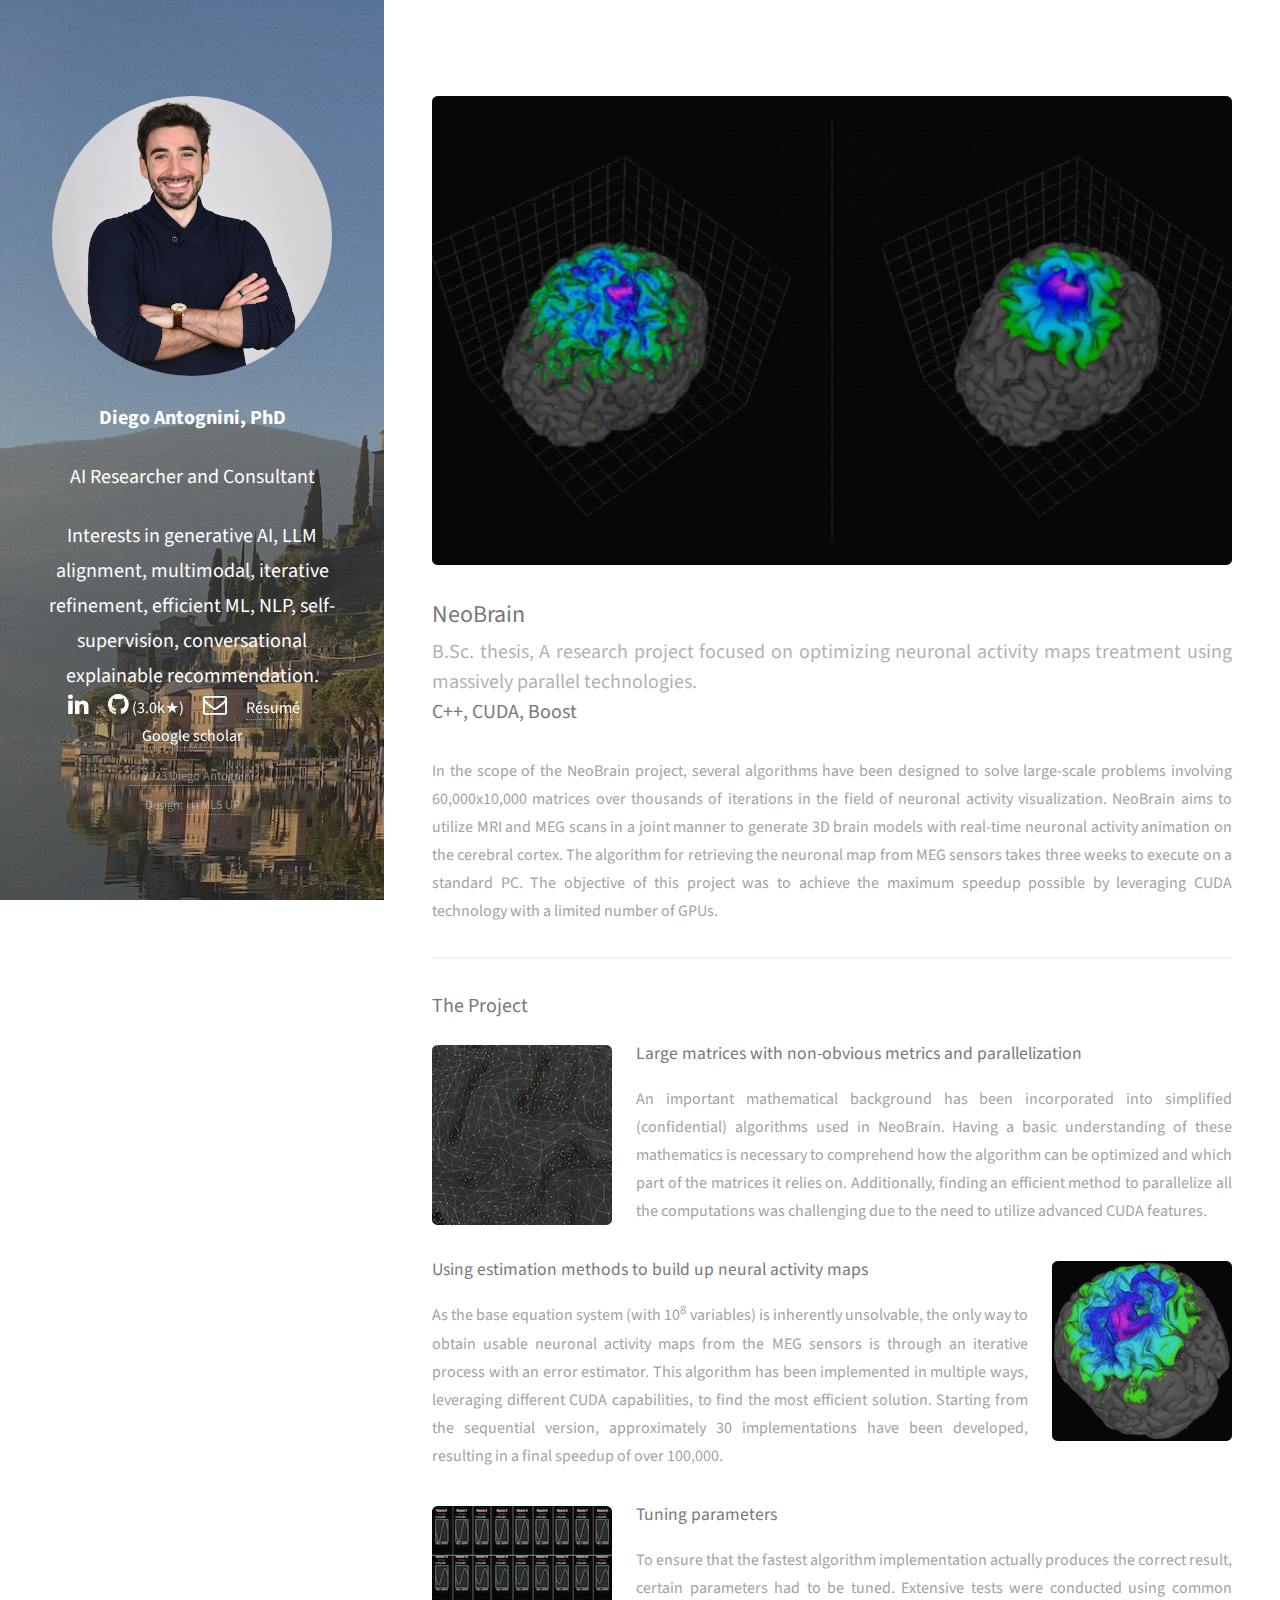
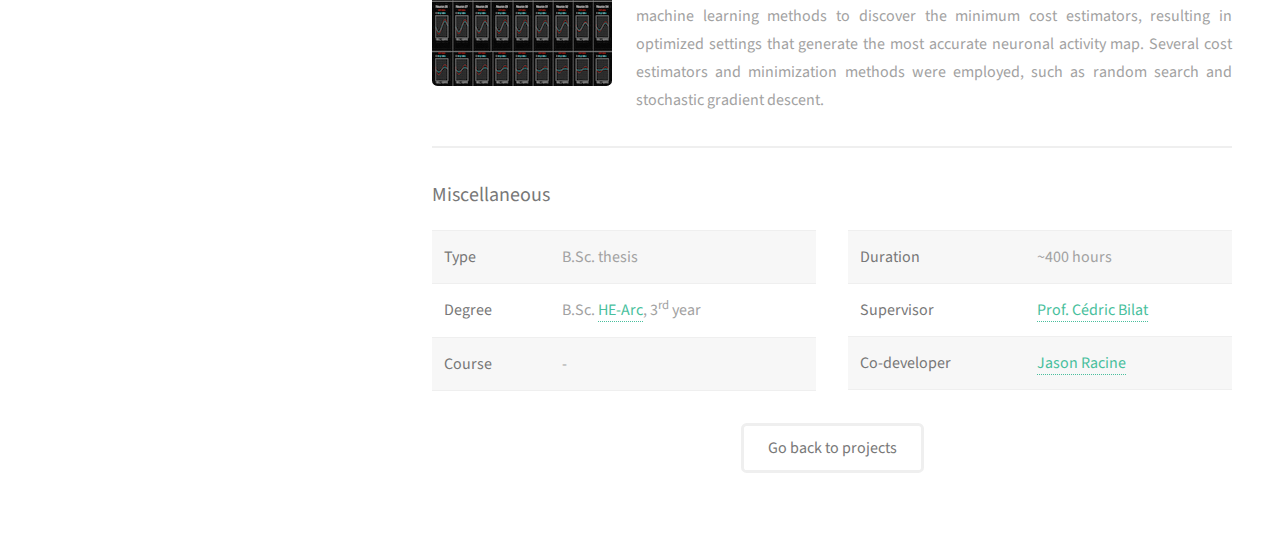
<file: projects/neobrain/index.html>
<!DOCTYPE HTML>
<html lang="en">
	<head>
		<title>Diego Antognini, PhD</title>
		<meta charset="utf-8" />
		<meta name="viewport" content="width=device-width, initial-scale=1" />
		<link rel="stylesheet" href="../../assets/css/main.css" />
	</head>
	<body id="top">

		<!-- Header -->
			<header id="header">
				<a href="../../index.html" class="image avatar"><img src="../../images/avatar.jpg" alt="" /></a>
				<h1 style="color:white;"><strong style="font-weight: bold;">Diego Antognini, PhD</strong></h1>
				<p></p>
				<h1 style="color:white;">AI Researcher and Consultant</h1>
				<p></p>
				<h1 style="color:white;">Interests in generative AI, LLM alignment, multimodal, iterative refinement, efficient ML, NLP, self-supervision, conversational explainable recommendation.</h1>
			</header>
		<!-- Main -->
		<div id="main">


<!-- Four -->
<section id="project">
	<div class="box alt">
		<div class="row 50% uniform">
			<div class="12u$"><span class="image fit"><img src="thumb.png" alt="" /></span></div>
		</div>
	</div>
	<header>
		<h2>NeoBrain</h2>
		<p style="text-align: justify;">B.Sc. thesis, A research project focused on optimizing neuronal activity maps treatment using massively parallel technologies.<br /><b>C++, CUDA, Boost</b></p>
	</header>

	<p style="text-align: justify;">In the scope of the NeoBrain project, several algorithms have been designed to solve large-scale problems involving 60,000x10,000 matrices over thousands of iterations in the field of neuronal activity visualization. NeoBrain aims to utilize MRI and MEG scans in a joint manner to generate 3D brain models with real-time neuronal activity animation on the cerebral cortex. The algorithm for retrieving the neuronal map from MEG sensors takes three weeks to execute on a standard PC. The objective of this project was to achieve the maximum speedup possible by leveraging CUDA technology with a limited number of GPUs.</p>
	<hr />

	<section>
		<h3>The Project</h3>
		<span class="image left"><img src="algorithms.png" alt="" /></span>
		<h4>Large matrices with non-obvious metrics and parallelization</h4>
		<p style="text-align: justify;">An important mathematical background has been incorporated into simplified (confidential) algorithms used in NeoBrain. Having a basic understanding of these mathematics is necessary to comprehend how the algorithm can be optimized and which part of the matrices it relies on. Additionally, finding an efficient method to parallelize all the computations was challenging due to the need to utilize advanced CUDA features.</p>

		<span class="image right"><img src="brain.png" alt="" /></span>
		<h4 style="text-align=right">Using estimation methods to build up neural activity maps</h4>
		<p style="text-align: justify;">As the base equation system (with 10<sup>8</sup> variables) is inherently unsolvable, the only way to obtain usable neuronal activity maps from the MEG sensors is through an iterative process with an error estimator. This algorithm has been implemented in multiple ways, leveraging different CUDA capabilities, to find the most efficient solution. Starting from the sequential version, approximately 30 implementations have been developed, resulting in a final speedup of over 100,000.</p>

		<span class="image left"><img src="parameters.png" alt="" /></span>
		<h4>Tuning parameters</h4>
		<p style="text-align: justify;">To ensure that the fastest algorithm implementation actually produces the correct result, certain parameters had to be tuned. Extensive tests were conducted using common machine learning methods to discover the minimum cost estimators, resulting in optimized settings that generate the most accurate neuronal activity map. Several cost estimators and minimization methods were employed, such as random search and stochastic gradient descent.</p>
		<hr />
	</section>

	<section>
		<h3>Miscellaneous</h3>
		<div class="row">
			<div class="6u 12u$(small)">
				<div class="table-wrapper">
					<table>
						<tbody>
							<tr>
								<td><b>Type</b></td>
								<td>B.Sc. thesis</td>
							</tr>
							<tr>
								<td><b>Degree</b></td>
								<td>B.Sc. <a href="http://www.he-arc.ch">HE-Arc</a>, 3<sup>rd</sup> year</td>
							</tr>
							<tr>
								<td><b>Course</b></td>
								<td>-</td>
							</tr>
						</tbody>
					</table>
				</div>
			</div>
			<div class="6u 12u$(small)">
				<div class="table-wrapper">
					<table>
						<tbody>
							<tr>
								<td><b>Duration</b></td>
								<td>~400 hours</td>
							</tr>
							<tr>
								<td><b>Supervisor</b></td>
								<td><a href="http://people.he-arc.ch/contact.php?id=2831857">Prof. Cédric Bilat</a></td>
							</tr>
							<tr>
								<td><b>Co-developer</b></td>
								<td><a href="https://ch.linkedin.com/in/jason-racine-0888a545/en">Jason Racine</a></td>
							</tr>
						</tbody>
					</table>
				</div>
			</div>
		</div>
	</section>

	<div style="text-align: center;">
		<ul class="actions">
			<li><a href="../../index.html#projects" class="button">Go back to projects</a></li>
		</ul>
	</div>
</section>
</div>

		<!-- Footer -->
			<footer id="footer">
				<ul class="icons">
					<li><a href="https://www.linkedin.com/in/diegoantognini" class="icon fa-linkedin" style="color: white;"><span class="label" style="color: white;">LinkedIn</span></a></li>
					<li><a href="https://github.com/Diego999" class="icon fa-github" style="color: white;"><span class="label" style="color: white;">Github</span> (3.0k&#9733;)</a></li>
					<li><a href="mailto:diegoantognini@gmail.com" class="icon fa-envelope-o" style="color: white;"><span class="label" style="color: white;">Email</span></a></li>
					<li><a href="../../Diego_Antognini_CV.pdf"><span class="label" style="color: white;">Résumé</span></a></li>
					<li><a href="https://scholar.google.com/citations?user=YvtRscgAAAAJ&hl=en"><span class="label" style="color: white;">Google scholar</span></a></li>
				</ul>
				<ul class="copyright">
					<li><a href="#">&copy; 2023 Diego Antognini</a></li>
					<li>Design: <a href="http://html5up.net">HTML5 UP</a></li>
				</ul>
			</footer>

			<script src="../../assets/js/jquery.min.js"></script>
			<script src="../../assets/js/jquery.poptrox.min.js"></script>
			<script src="../../assets/js/skel.min.js"></script>
			<script src="../../assets/js/util.js"></script>
			<script src="../../assets/js/main.js"></script>

	</body>
</html>
</file>
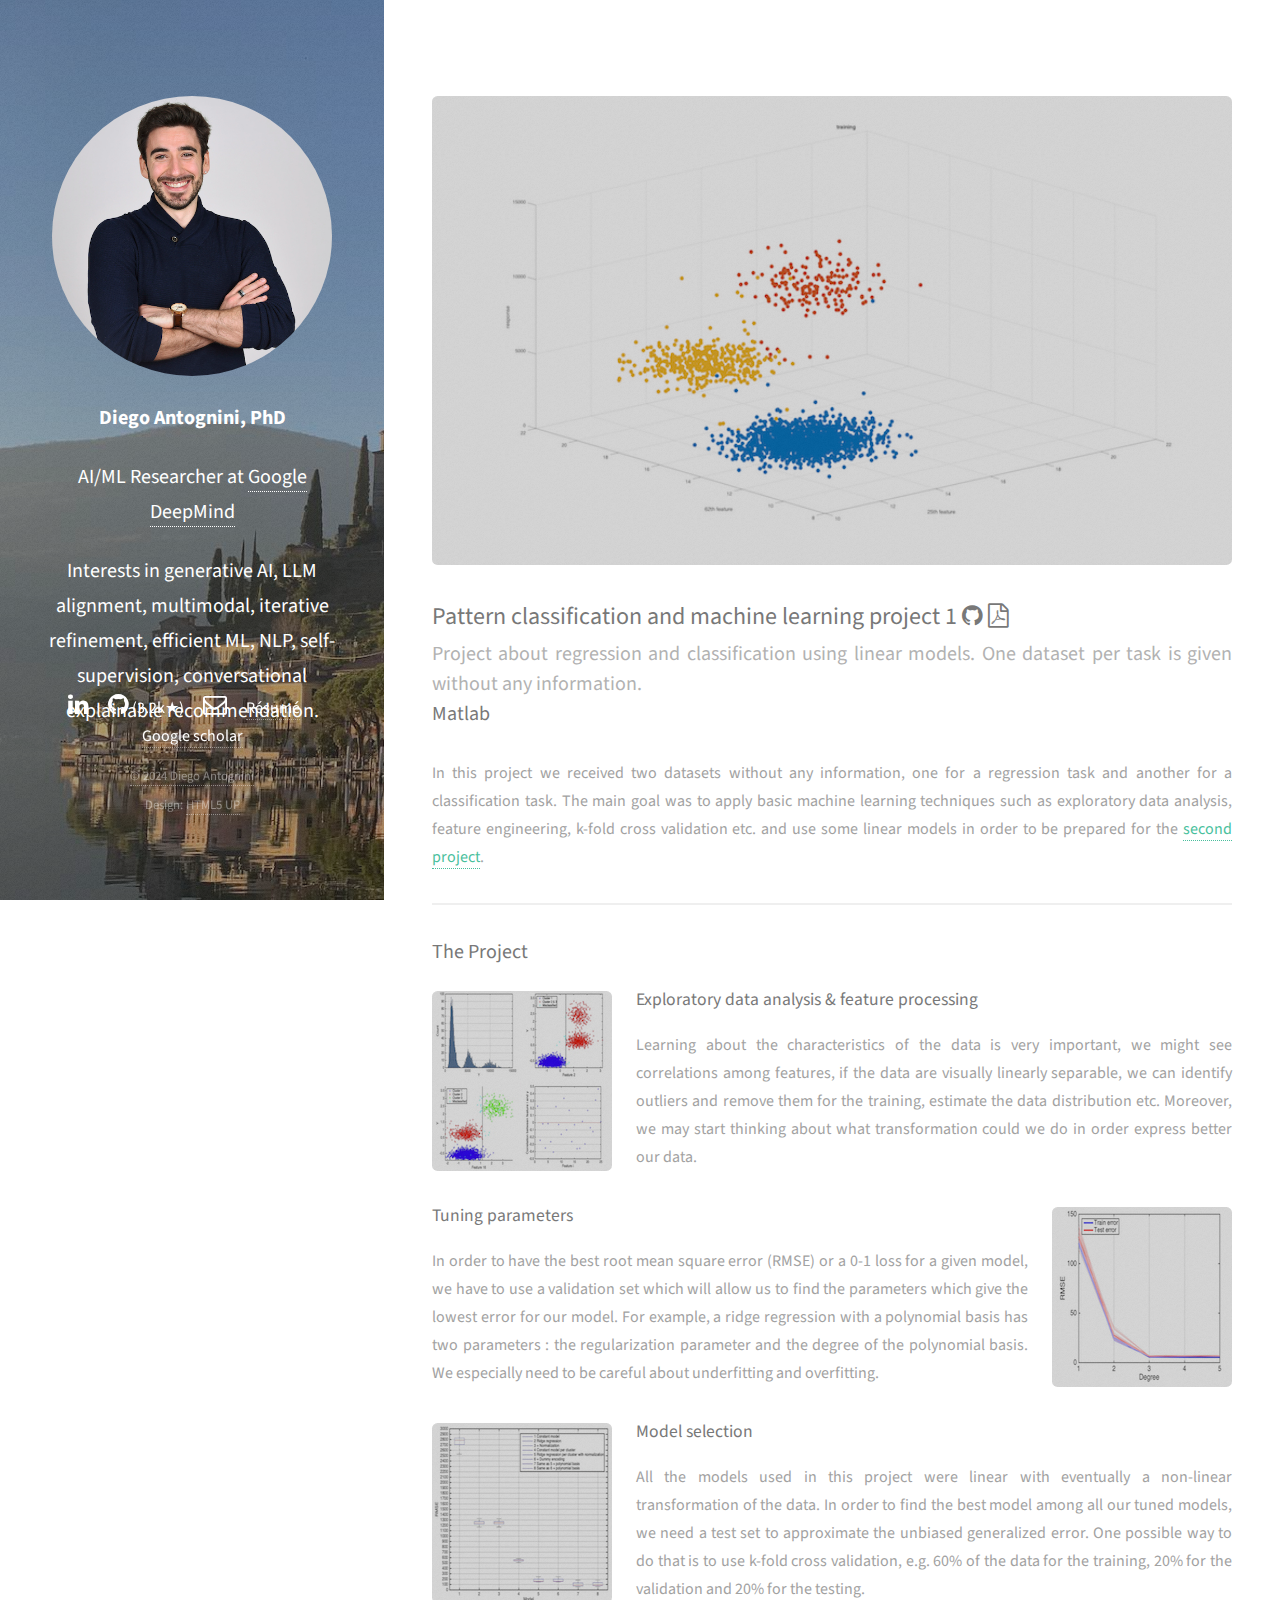
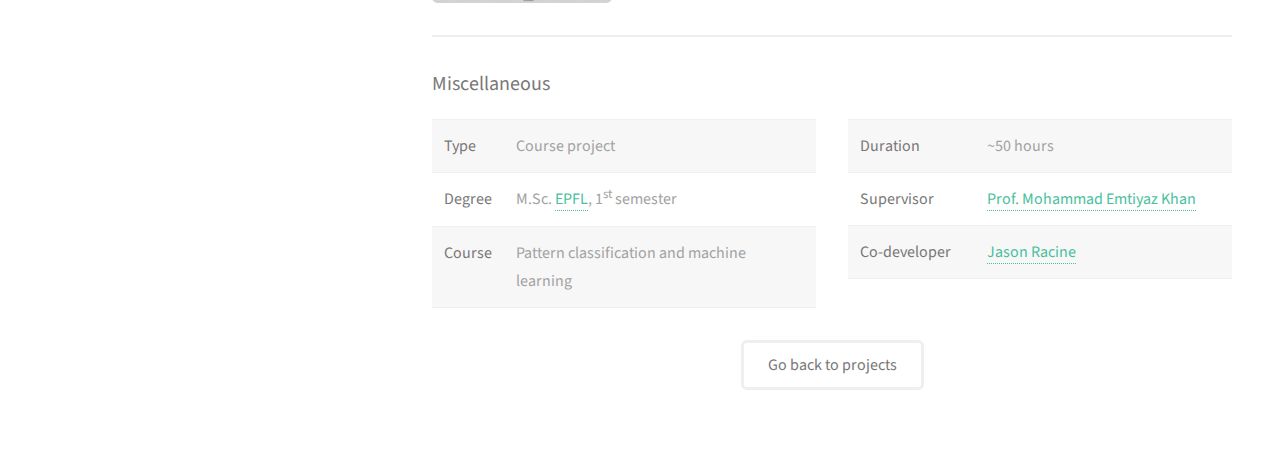
<file: projects/pcml-p1/index.html>
<!DOCTYPE HTML>
<html lang="en">
	<head>
		<title>Diego Antognini, PhD</title>
		<meta charset="utf-8" />
		<meta name="viewport" content="width=device-width, initial-scale=1" />
		<link rel="stylesheet" href="../../assets/css/main.css" />
	</head>
	<body id="top">

		<!-- Header -->
			<header id="header">
				<a href="../../index.html" class="image avatar"><img src="../../images/avatar.jpg" alt="" /></a>
				<h1 style="color:white;"><strong style="font-weight: bold;">Diego Antognini, PhD</strong></h1>
				<p></p>
				<h1 style="color:white;">AI/ML Researcher at <a href="https://deepmind.google/">Google DeepMind</a></h1>
				<p></p>
				<h1 style="color:white;">Interests in generative AI, LLM alignment, multimodal, iterative refinement, efficient ML, NLP, self-supervision, conversational explainable recommendation.</h1>
			</header>
		<!-- Main -->
		<div id="main">


<!-- Four -->
<section id="project">
	<div class="box alt">
		<div class="row 50% uniform">
			<div class="12u$"><span class="image fit"><img src="thumb.png" alt="" /></span></div>
		</div>
	</div>
	<header>
		<h2>Pattern classification and machine learning project 1 <a href="https://github.com/Diego999/Pattern-Classification-And-Machine-Learning/tree/master/Projet%20I" class="icon fa-github"> <span class="label">Github</span></a><a href="paper.pdf" class="icon fa-file-pdf-o"><span class="label">Paper</span></a></h2>
		<p style="text-align: justify;">Project about regression and classification using linear models. One dataset per task is given without any information.<br /><b>Matlab</b></p>
	</header>

	<p style="text-align: justify;">In this project we received two datasets without any information, one for a regression task and another for a classification task. The main goal was to apply basic machine learning techniques such as exploratory data analysis, feature engineering, k-fold cross validation etc. and use some linear models in order to be prepared for the <a href="../image_classification/index.html">second project</a>. </p>
	<hr />

	<section>
		<h3>The Project</h3>
		<span class="image left"><img src="exploratory.jpg" alt="" /></span>
		<h4>Exploratory data analysis & feature processing</h4>
		<p style="text-align: justify;">Learning about the characteristics of the data is very important, we might see correlations among features, if the data are visually linearly separable, we can identify outliers and remove them for the training, estimate the data distribution etc. Moreover, we may start thinking about what transformation could we do in order express better our data.</p>

		<span class="image right"><img src="tuning.png" alt="" /></span>
		<h4 style="text-align=right">Tuning parameters</h4>
		<p style="text-align: justify;">In order to have the best root mean square error (RMSE) or a 0-1 loss for a given model, we have to use a validation set which will allow us to find the parameters which give the lowest error for our model. For example, a ridge regression with a polynomial basis has two parameters : the regularization parameter and the degree of the polynomial basis. We especially need to be careful about underfitting and overfitting. </p>

		<span class="image left"><img src="models.png" alt="" /></span>
		<h4>Model selection</h4>
		<p style="text-align: justify;">All the models used in this project were linear with eventually a non-linear transformation of the data. In order to find the best model among all our tuned models, we need a test set to approximate the unbiased generalized error. One possible way to do that is to use k-fold cross validation, e.g. 60% of the data for the training, 20% for the validation and 20% for the testing.</p>
		<hr />
	</section>

	<section>
		<h3>Miscellaneous</h3>
		<div class="row">
			<div class="6u 12u$(small)">
				<div class="table-wrapper">
					<table>
						<tbody>
							<tr>
								<td><b>Type</b></td>
								<td>Course project</td>
							</tr>
							<tr>
								<td><b>Degree</b></td>
								<td>M.Sc. <a href="http://www.epfl.ch">EPFL</a>, 1<sup>st</sup> semester</td>
							</tr>
							<tr>
								<td><b>Course</b></td>
								<td>Pattern classification and machine learning</td>
							</tr>
						</tbody>
					</table>
				</div>
			</div>
			<div class="6u 12u$(small)">
				<div class="table-wrapper">
					<table>
						<tbody>
							<tr>
								<td><b>Duration</b></td>
								<td>~50 hours</td>
							</tr>
							<tr>
								<td><b>Supervisor</b></td>
								<td><a href="https://ch.linkedin.com/in/mohammad-emtiyaz-khan-932139b3">Prof. Mohammad Emtiyaz Khan</a></td>
							</tr>
							<tr>
								<td><b>Co-developer</b></td>
								<td><a href="https://ch.linkedin.com/in/jason-racine-0888a545/en">Jason Racine</a></td>
							</tr>
						</tbody>
					</table>
				</div>
			</div>
		</div>
	</section>

	<div style="text-align: center;">
		<ul class="actions">
			<li><a href="../../index.html#projects" class="button">Go back to projects</a></li>
		</ul>
	</div>
</section>
</div>

		<!-- Footer -->
			<footer id="footer">
				<ul class="icons">
					<li><a href="https://www.linkedin.com/in/diegoantognini" class="icon fa-linkedin" style="color: white;"><span class="label" style="color: white;">LinkedIn</span></a></li>
					<li><a href="https://github.com/Diego999" class="icon fa-github" style="color: white;"><span class="label" style="color: white;">Github</span> (3.2k&#9733;)</a></li>
					<li><a href="mailto:diegoantognini@gmail.com" class="icon fa-envelope-o" style="color: white;"><span class="label" style="color: white;">Email</span></a></li>
					<li><a href="../../Diego_Antognini_CV.pdf"><span class="label" style="color: white;">Résumé</span></a></li>
					<li><a href="https://scholar.google.com/citations?user=YvtRscgAAAAJ&hl=en"><span class="label" style="color: white;">Google scholar</span></a></li>
				</ul>
				<ul class="copyright">
					<li><a href="#">&copy; 2024 Diego Antognini</a></li>
					<li>Design: <a href="http://html5up.net">HTML5 UP</a></li>
				</ul>
			</footer>

			<script src="../../assets/js/jquery.min.js"></script>
			<script src="../../assets/js/jquery.poptrox.min.js"></script>
			<script src="../../assets/js/skel.min.js"></script>
			<script src="../../assets/js/util.js"></script>
			<script src="../../assets/js/main.js"></script>

	</body>
</html>
</file>
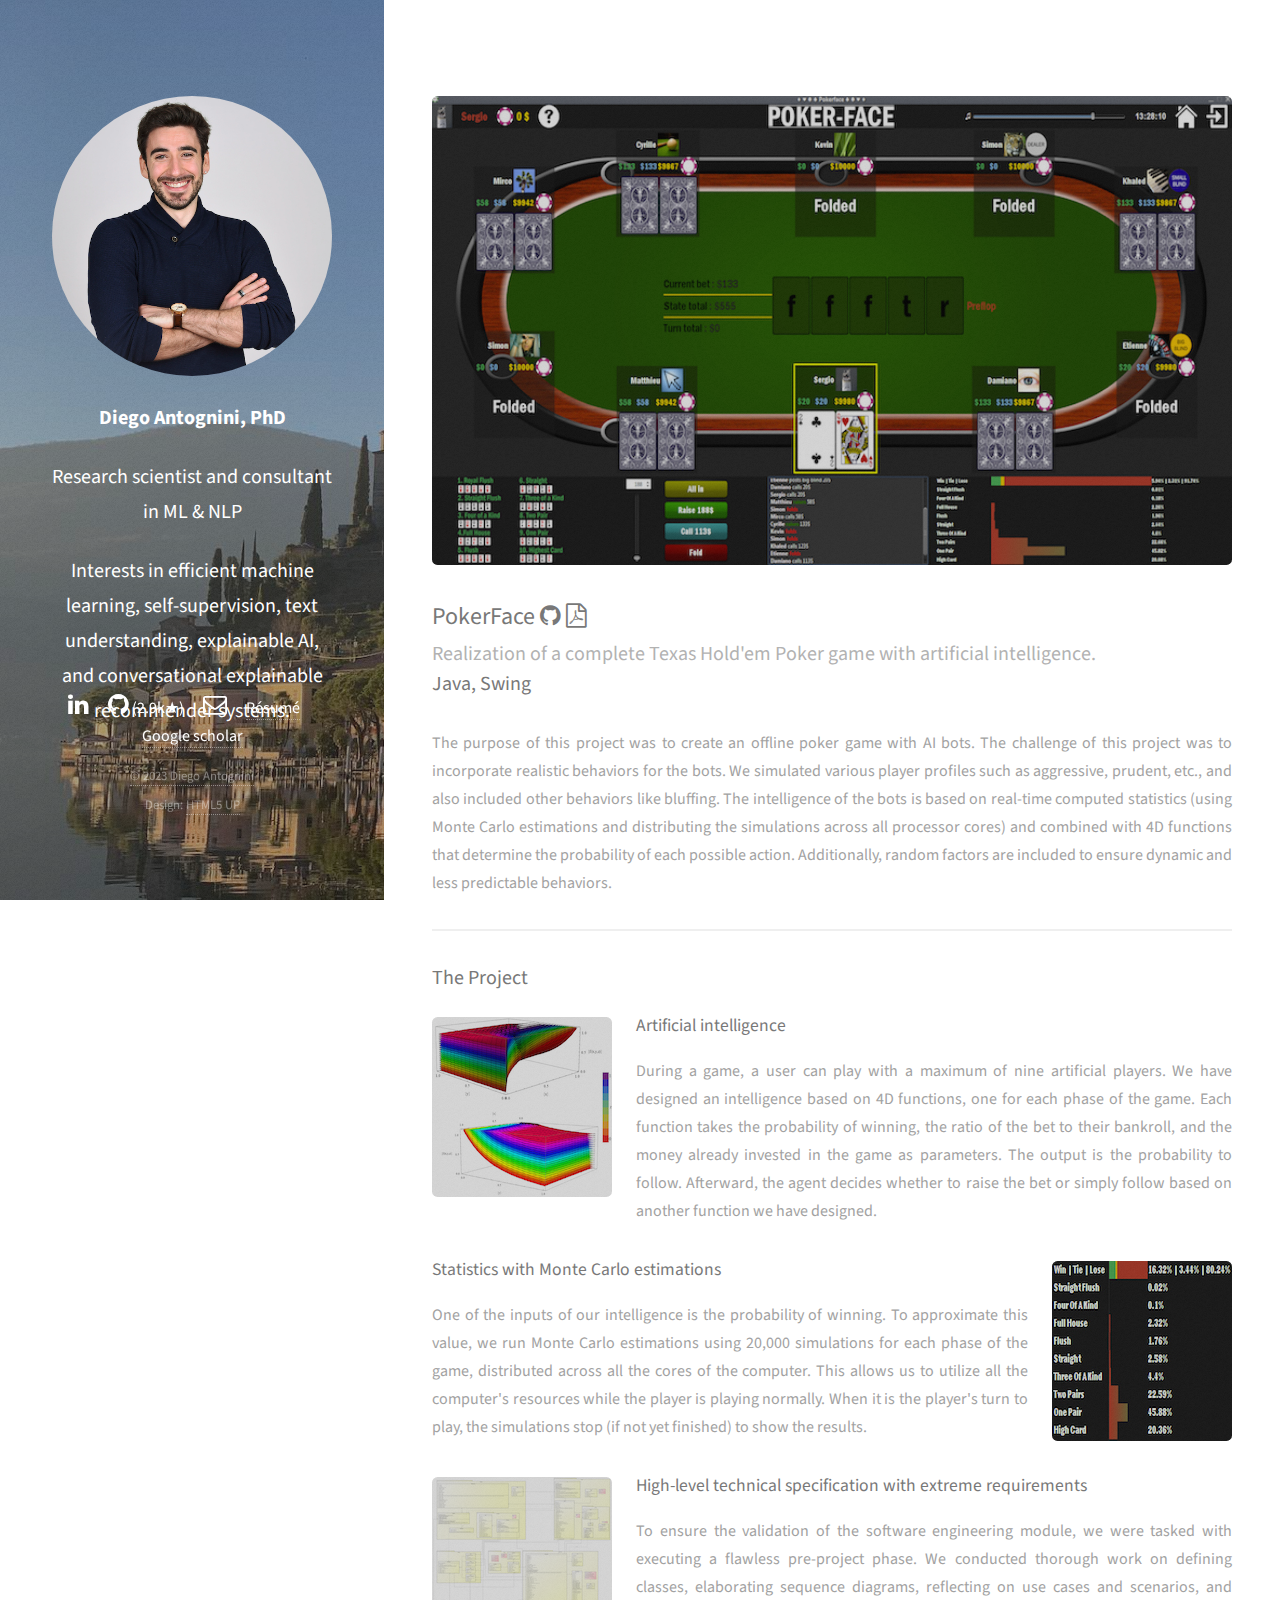
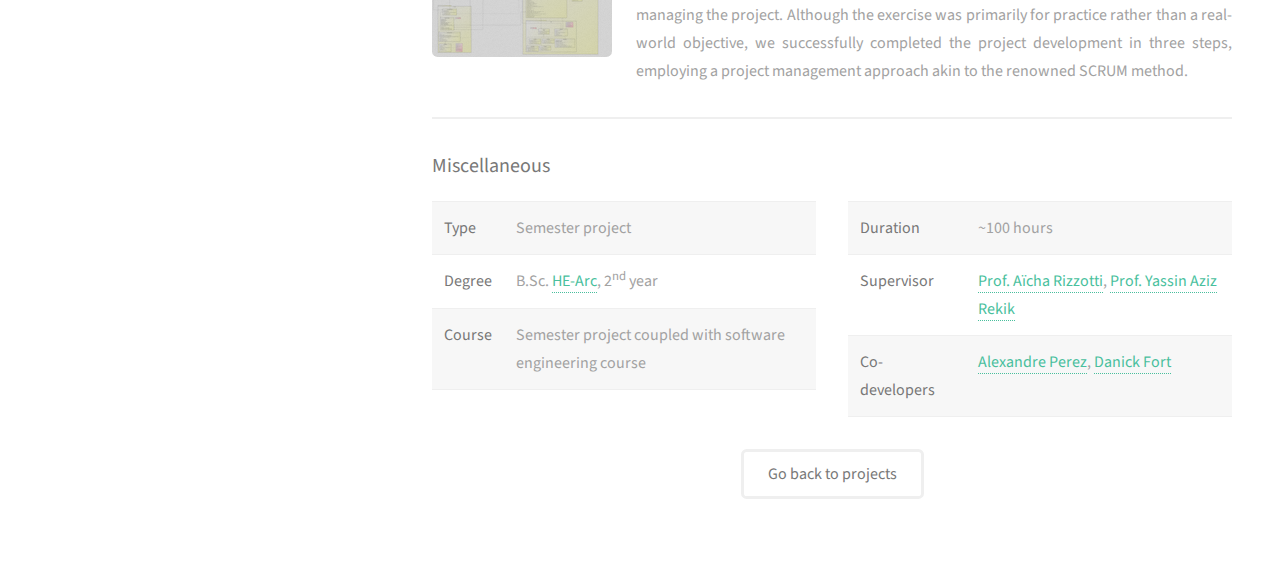
<file: projects/pokerface/index.html>
<!DOCTYPE HTML>
<html lang="en">
	<head>
		<title>Diego Antognini, PhD</title>
		<meta charset="utf-8" />
		<meta name="viewport" content="width=device-width, initial-scale=1" />
		<link rel="stylesheet" href="../../assets/css/main.css" />
	</head>
	<body id="top">

		<!-- Header -->
			<header id="header">
				<a href="../../index.html" class="image avatar"><img src="../../images/avatar.jpg" alt="" /></a>
				<h1 style="color:white;"><strong style="font-weight: bold;">Diego Antognini, PhD</strong></h1>
				<p></p>
				<h1 style="color:white;">Research scientist and consultant in ML &amp; NLP</h1>
				<p></p>
				<h1 style="color:white;">Interests in efficient machine learning, self-supervision, text understanding, explainable AI, and conversational explainable recommender systems.</h1>
			</header>
		<!-- Main -->
		<div id="main">


<!-- Four -->
<section id="project">
	<div class="box alt">
		<div class="row 50% uniform">
			<div class="12u$"><span class="image fit"><img src="thumb.jpg" alt="" /></span></div>
		</div>
	</div>
	<header>
		<h2>PokerFace <a href="https://github.com/awph/PokerFace" class="icon fa-github"> <span class="label">Github</span></a> <a href="report.pdf" class="icon fa-file-pdf-o"><span class="label">Report</span></a></h2>
		<p style="text-align: justify;">Realization of a complete Texas Hold'em Poker game with artificial intelligence.<br /><b>Java, Swing</b></p>
	</header>

	<p style="text-align: justify;">The purpose of this project was to create an offline poker game with AI bots. The challenge of this project was to incorporate realistic behaviors for the bots. We simulated various player profiles such as aggressive, prudent, etc., and also included other behaviors like bluffing. The intelligence of the bots is based on real-time computed statistics (using Monte Carlo estimations and distributing the simulations across all processor cores) and combined with 4D functions that determine the probability of each possible action. Additionally, random factors are included to ensure dynamic and less predictable behaviors.</p>
	<hr />

	<section>
		<h3>The Project</h3>
		<span class="image left"><img src="ia.png" alt="" /></span>
		<h4>Artificial intelligence</h4>
		<p style="text-align: justify;">During a game, a user can play with a maximum of nine artificial players. We have designed an intelligence based on 4D functions, one for each phase of the game. Each function takes the probability of winning, the ratio of the bet to their bankroll, and the money already invested in the game as parameters. The output is the probability to follow. Afterward, the agent decides whether to raise the bet or simply follow based on another function we have designed.</p>

		<span class="image right"><img src="statistics.jpg" alt="" /></span>
		<h4 style="text-align=right">Statistics with Monte Carlo estimations</h4>
		<p style="text-align: justify;">One of the inputs of our intelligence is the probability of winning. To approximate this value, we run Monte Carlo estimations using 20,000 simulations for each phase of the game, distributed across all the cores of the computer. This allows us to utilize all the computer's resources while the player is playing normally. When it is the player's turn to play, the simulations stop (if not yet finished) to show the results.</p>

		<span class="image left"><img src="UML.png" alt="" /></span>
		<h4>High-level technical specification with extreme requirements</h4>
		<p style="text-align: justify;">To ensure the validation of the software engineering module, we were tasked with executing a flawless pre-project phase. We conducted thorough work on defining classes, elaborating sequence diagrams, reflecting on use cases and scenarios, and managing the project. Although the exercise was primarily for practice rather than a real-world objective, we successfully completed the project development in three steps, employing a project management approach akin to the renowned SCRUM method.</p>
		<hr />
	</section>

	<section>
		<h3>Miscellaneous</h3>
		<div class="row">
			<div class="6u 12u$(small)">
				<div class="table-wrapper">
					<table>
						<tbody>
							<tr>
								<td><b>Type</b></td>
								<td>Semester project</td>
							</tr>
							<tr>
								<td><b>Degree</b></td>
								<td>B.Sc. <a href="http://www.he-arc.ch">HE-Arc</a>, 2<sup>nd</sup> year</td>
							</tr>
							<tr>
								<td><b>Course</b></td>
								<td>Semester project coupled with software engineering course</td>
							</tr>
						</tbody>
					</table>
				</div>
			</div>
			<div class="6u 12u$(small)">
				<div class="table-wrapper">
					<table>
						<tbody>
							<tr>
								<td><b>Duration</b></td>
								<td>~100 hours</td>
							</tr>
							<tr>
								<td><b>Supervisor</b></td>
								<td><a href="https://ch.linkedin.com/in/a%C3%AFcha-rizzotti-kaddouri-1668923">Prof. Aïcha Rizzotti</a>, <a href="https://ch.linkedin.com/in/yassin-aziz-rekik-a41aa94">Prof. Yassin Aziz Rekik</a></td>
							</tr>
							<tr>
								<td><b>Co-developers</b></td>
								<td><a href="https://www.linkedin.com/in/alexandre-perez-38962244">Alexandre Perez</a>, <a href="https://ch.linkedin.com/in/danickfort">Danick Fort</a></td>
							</tr>
						</tbody>
					</table>
				</div>
			</div>
		</div>
	</section>

	<div style="text-align: center;">
		<ul class="actions">
			<li><a href="../../index.html#projects" class="button">Go back to projects</a></li>
		</ul>
	</div>
</section>
</div>

		<!-- Footer -->
			<footer id="footer">
				<ul class="icons">
					<li><a href="https://www.linkedin.com/in/diegoantognini" class="icon fa-linkedin" style="color: white;"><span class="label" style="color: white;">LinkedIn</span></a></li>
					<li><a href="https://github.com/Diego999" class="icon fa-github" style="color: white;"><span class="label" style="color: white;">Github</span> (2.9k&#9733;)</a></li>
					<li><a href="mailto:diegoantognini@gmail.com" class="icon fa-envelope-o" style="color: white;"><span class="label" style="color: white;">Email</span></a></li>
					<li><a href="../../Diego_Antognini_CV.pdf"><span class="label" style="color: white;">Résumé</span></a></li>
					<li><a href="https://scholar.google.com/citations?user=YvtRscgAAAAJ&hl=en"><span class="label" style="color: white;">Google scholar</span></a></li>
				</ul>
				<ul class="copyright">
					<li><a href="#">&copy; 2023 Diego Antognini</a></li>
					<li>Design: <a href="http://html5up.net">HTML5 UP</a></li>
				</ul>
			</footer>

			<script src="../../assets/js/jquery.min.js"></script>
			<script src="../../assets/js/jquery.poptrox.min.js"></script>
			<script src="../../assets/js/skel.min.js"></script>
			<script src="../../assets/js/util.js"></script>
			<script src="../../assets/js/main.js"></script>

	</body>
</html>
</file>
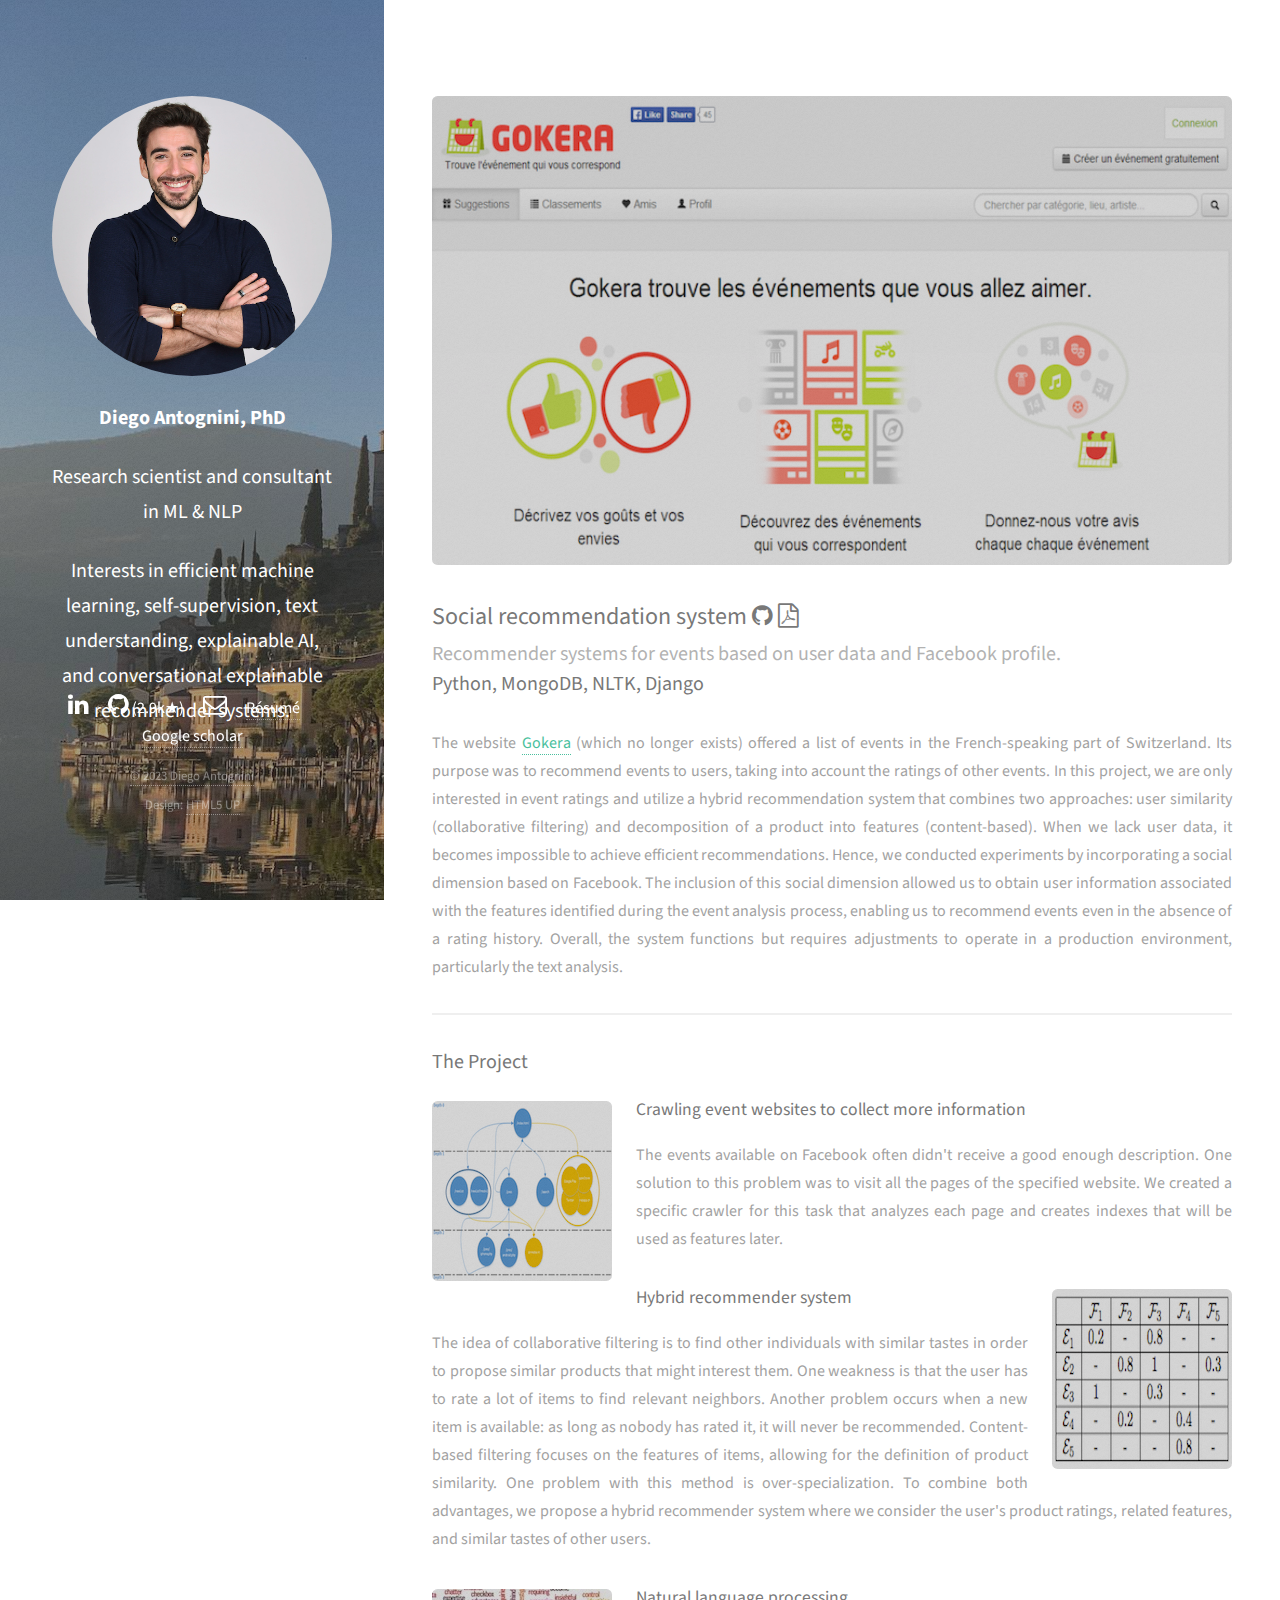
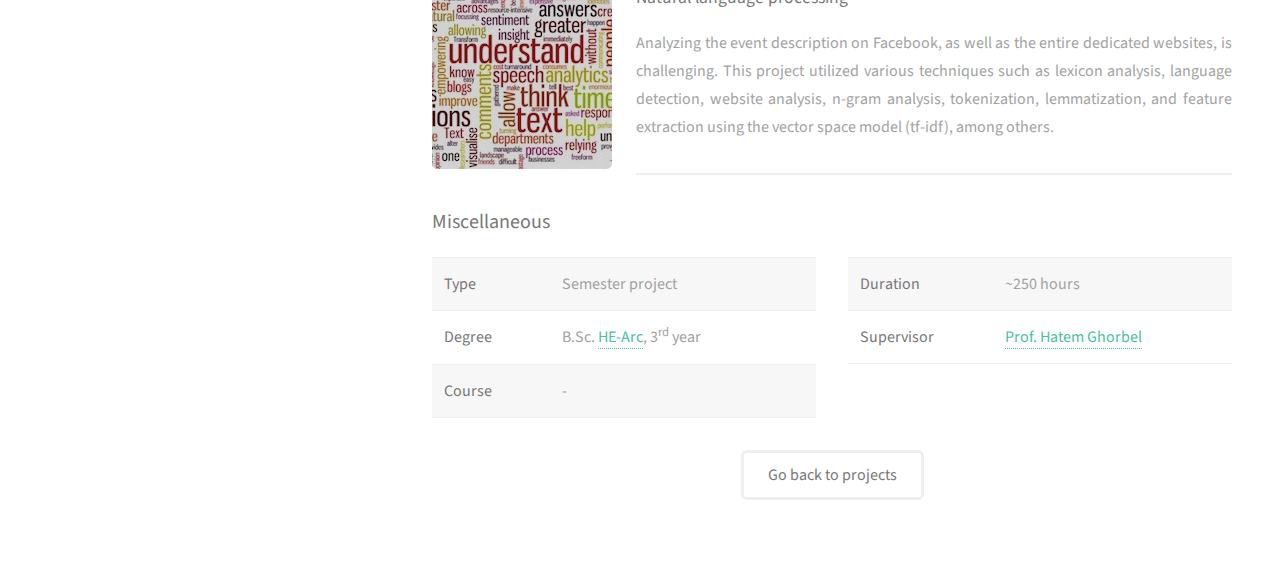
<file: projects/social_recommendation_system/index.html>
<!DOCTYPE HTML>
<html lang="en">
	<head>
		<title>Dr. Diego Antognini</title>
		<meta charset="utf-8" />
		<meta name="viewport" content="width=device-width, initial-scale=1" />
		<link rel="stylesheet" href="../../assets/css/main.css" />
	</head>
	<body id="top">

		<!-- Header -->
			<header id="header">
				<a href="../../index.html" class="image avatar"><img src="../../images/avatar.jpg" alt="" /></a>
				<h1 style="color:white;"><strong style="font-weight: bold;">Diego Antognini, PhD</strong></h1>
				<p></p>
				<h1 style="color:white;">Research scientist and consultant in ML &amp; NLP</h1>
				<p></p>
				<h1 style="color:white;">Interests in efficient machine learning, self-supervision, text understanding, explainable AI, and conversational explainable recommender systems.</h1>
			</header>
		<!-- Main -->
		<div id="main">

<!-- Four -->
<section id="project">
	<div class="box alt">
		<div class="row 50% uniform">
			<div class="12u$"><span class="image fit"><img src="thumb.jpg" alt="" /></span></div>
		</div>
	</div>
	<header>
		<h2>Social recommendation system <a href="https://github.com/Diego999/Social-Recommendation-System" class="icon fa-github"><span class="label">Github</span></a> <a href="report.pdf" class="icon fa-file-pdf-o"><span class="label">Report</span></a></h2>
		<p style="text-align: justify;">Recommender systems for events based on user data and Facebook profile.<br /><b>Python, MongoDB, NLTK, Django</b></p>
	</header>

	<p style="text-align: justify;">The website <a href="http://www.gokera.ch">Gokera</a> (which no longer exists) offered a list of events in the French-speaking part of Switzerland. Its purpose was to recommend events to users, taking into account the ratings of other events. In this project, we are only interested in event ratings and utilize a hybrid recommendation system that combines two approaches: user similarity (collaborative filtering) and decomposition of a product into features (content-based). When we lack user data, it becomes impossible to achieve efficient recommendations. Hence, we conducted experiments by incorporating a social dimension based on Facebook. The inclusion of this social dimension allowed us to obtain user information associated with the features identified during the event analysis process, enabling us to recommend events even in the absence of a rating history. Overall, the system functions but requires adjustments to operate in a production environment, particularly the text analysis.	</p>
	<hr />

	<section>
		<h3>The Project</h3>
		<span class="image left"><img src="crawler.png" alt="" /></span>
		<h4>Crawling event websites to collect more information</h4>
		<p style="text-align: justify;">The events available on Facebook often didn't receive a good enough description. One solution to this problem was to visit all the pages of the specified website. We created a specific crawler for this task that analyzes each page and creates indexes that will be used as features later.</p>

		<span class="image right"><img src="matrix.png" alt="" /></span>
		<h4 style="text-align=right">Hybrid recommender system</h4>
		<p style="text-align: justify;">The idea of collaborative filtering is to find other individuals with similar tastes in order to propose similar products that might interest them. One weakness is that the user has to rate a lot of items to find relevant neighbors. Another problem occurs when a new item is available: as long as nobody has rated it, it will never be recommended. Content-based filtering focuses on the features of items, allowing for the definition of product similarity. One problem with this method is over-specialization. To combine both advantages, we propose a hybrid recommender system where we consider the user's product ratings, related features, and similar tastes of other users.</p>

		<span class="image left"><img src="nlp.jpg" alt="" /></span>
		<h4>Natural language processing</h4>
		<p style="text-align: justify;">Analyzing the event description on Facebook, as well as the entire dedicated websites, is challenging. This project utilized various techniques such as lexicon analysis, language detection, website analysis, n-gram analysis, tokenization, lemmatization, and feature extraction using the vector space model (tf-idf), among others.</p>
		<hr />
	</section>

	<section>
		<h3>Miscellaneous</h3>
		<div class="row">
			<div class="6u 12u$(small)">
				<div class="table-wrapper">
					<table>
						<tbody>
							<tr>
								<td><b>Type</b></td>
								<td>Semester project</td>
							</tr>
							<tr>
								<td><b>Degree</b></td>
								<td>B.Sc. <a href="http://www.he-arc.ch">HE-Arc</a>, 3<sup>rd</sup> year</td>
							</tr>
							<tr>
								<td><b>Course</b></td>
								<td>-</td>
							</tr>
						</tbody>
					</table>
				</div>
			</div>
			<div class="6u 12u$(small)">
				<div class="table-wrapper">
					<table>
						<tbody>
							<tr>
								<td><b>Duration</b></td>
								<td>~250 hours</td>
							</tr>
							<tr>
								<td><b>Supervisor</b></td>
								<td><a href="https://ch.linkedin.com/in/hatem-ghorbel-69210b5">Prof. Hatem Ghorbel</a></td>
							</tr>
						</tbody>
					</table>
				</div>
			</div>
		</div>
	</section>

	<div style="text-align: center;">
		<ul class="actions">
			<li><a href="../../index.html#projects" class="button">Go back to projects</a></li>
		</ul>
	</div>
</section>
</div>

		<!-- Footer -->
			<footer id="footer">
				<ul class="icons">
					<li><a href="https://www.linkedin.com/in/diegoantognini" class="icon fa-linkedin" style="color: white;"><span class="label" style="color: white;">LinkedIn</span></a></li>
					<li><a href="https://github.com/Diego999" class="icon fa-github" style="color: white;"><span class="label" style="color: white;">Github</span> (2.9k&#9733;)</a></li>
					<li><a href="mailto:diegoantognini@gmail.com" class="icon fa-envelope-o" style="color: white;"><span class="label" style="color: white;">Email</span></a></li>
					<li><a href="../../cv_en.pdf"><span class="label" style="color: white;">Résumé</span></a></li>
					<li><a href="https://scholar.google.com/citations?user=YvtRscgAAAAJ&hl=en"><span class="label" style="color: white;">Google scholar</span></a></li>
				</ul>
				<ul class="copyright">
					<li><a href="#">&copy; 2023 Diego Antognini</a></li>
					<li>Design: <a href="http://html5up.net">HTML5 UP</a></li>
				</ul>
			</footer>

			<script src="../../assets/js/jquery.min.js"></script>
			<script src="../../assets/js/jquery.poptrox.min.js"></script>
			<script src="../../assets/js/skel.min.js"></script>
			<script src="../../assets/js/util.js"></script>
			<script src="../../assets/js/main.js"></script>

	</body>
</html>
</file>
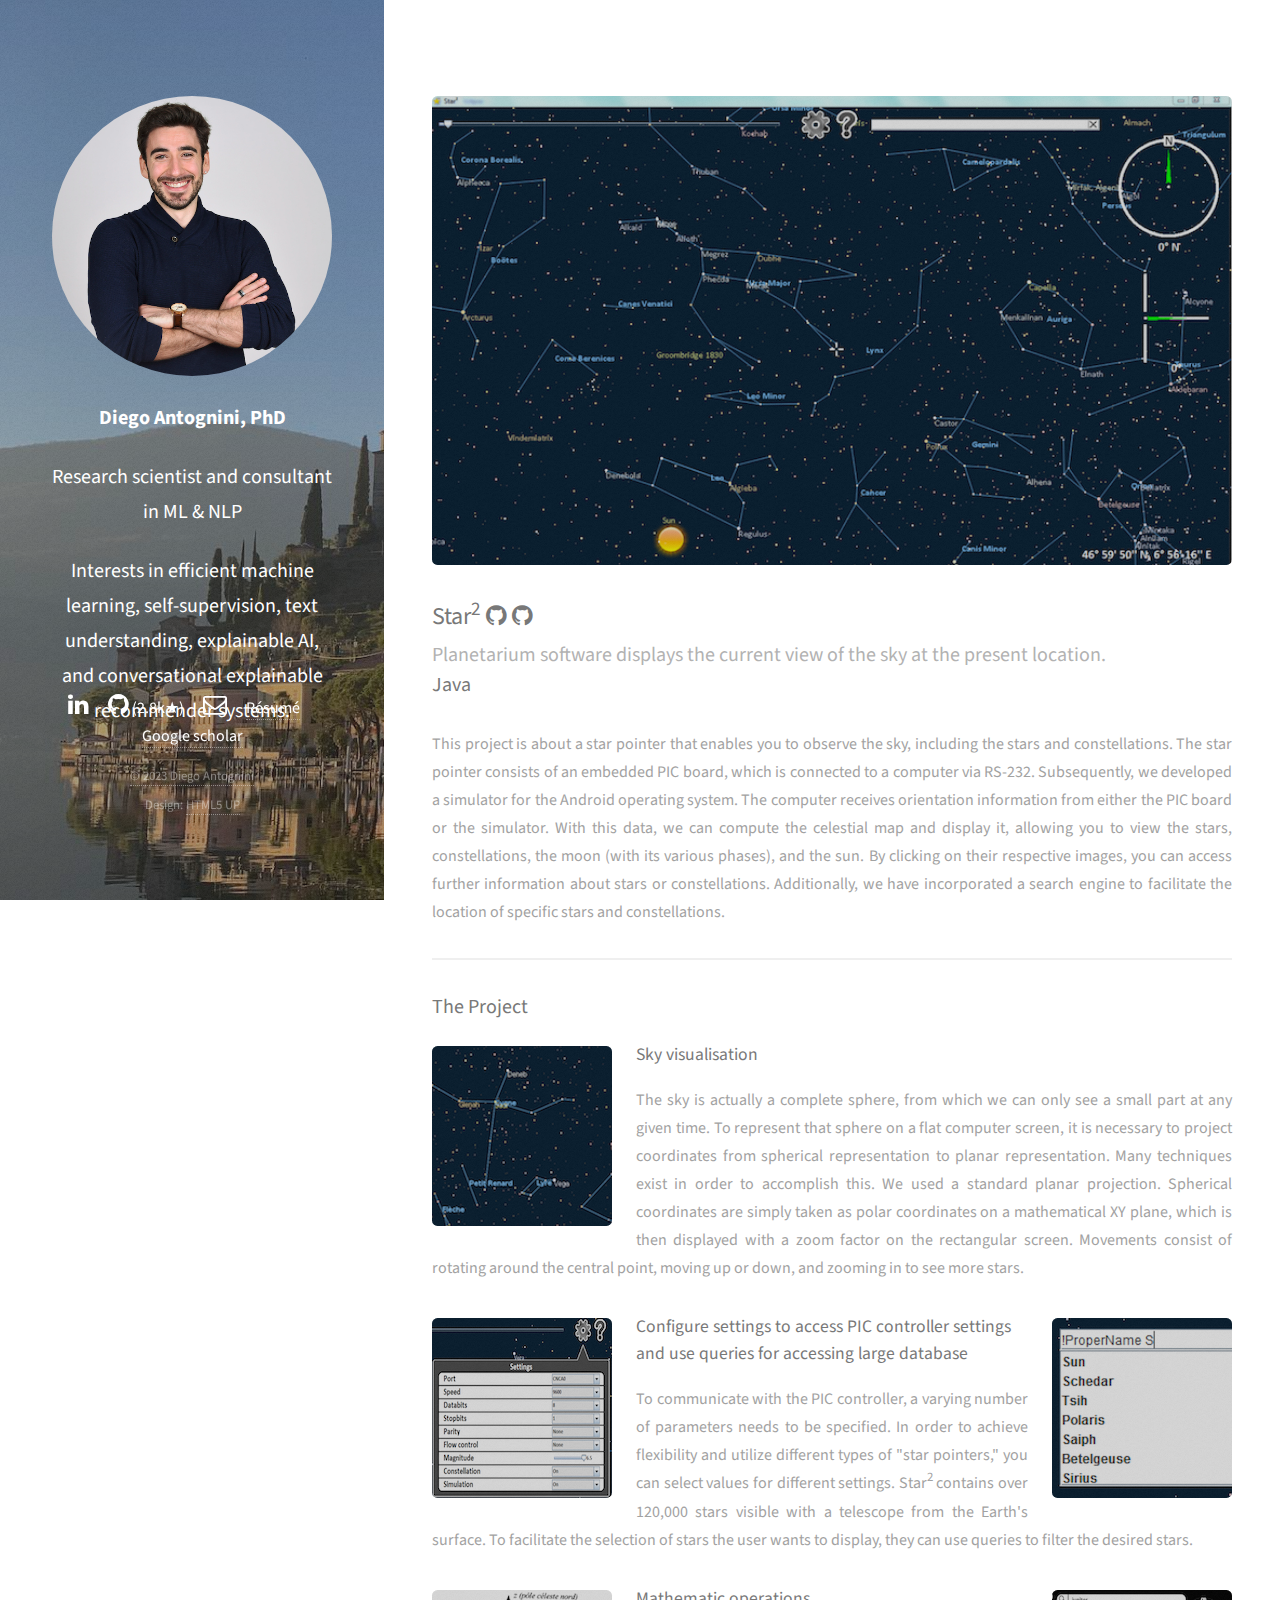
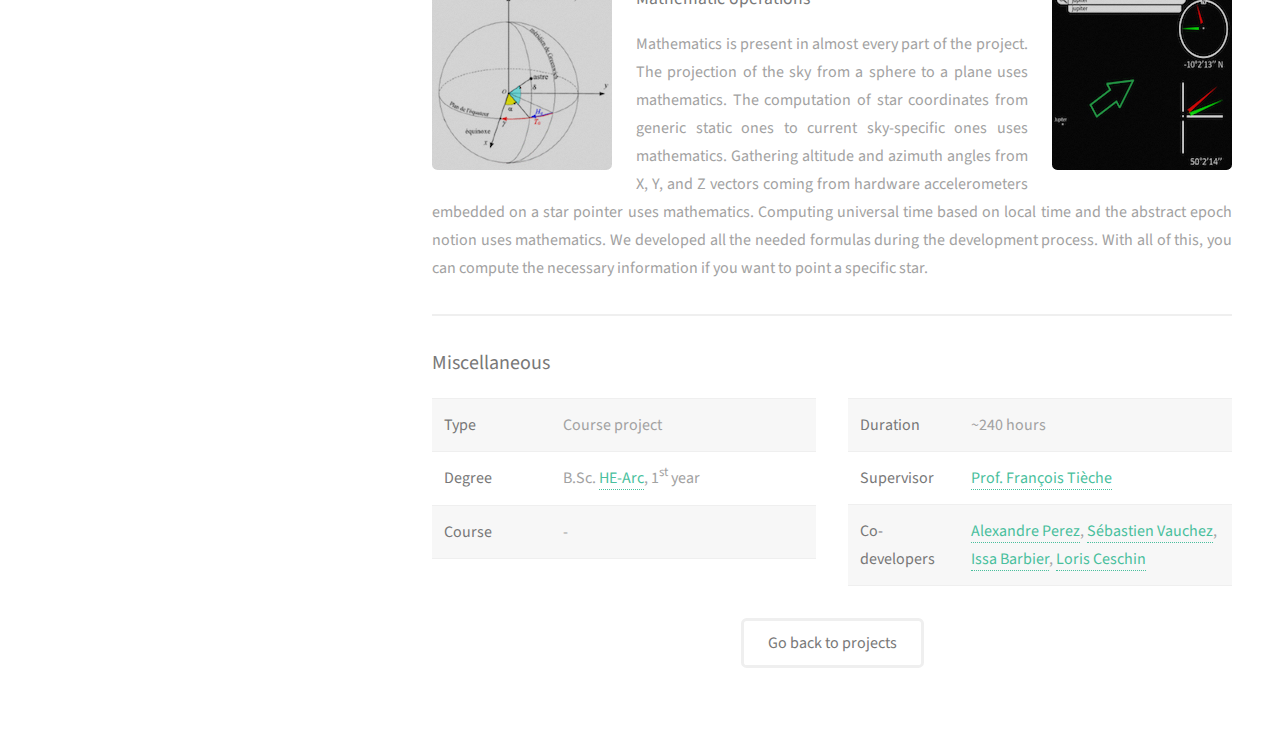
<file: projects/star2/index.html>
<!DOCTYPE HTML>
<html lang="en">
	<head>
		<title>Dr. Diego Antognini</title>
		<meta charset="utf-8" />
		<meta name="viewport" content="width=device-width, initial-scale=1" />
		<link rel="stylesheet" href="../../assets/css/main.css" />
	</head>
	<body id="top">

		<!-- Header -->
			<header id="header">
				<a href="../../index.html" class="image avatar"><img src="../../images/avatar.jpg" alt="" /></a>
				<h1 style="color:white;"><strong style="font-weight: bold;">Diego Antognini, PhD</strong></h1>
				<p></p>
				<h1 style="color:white;">Research scientist and consultant in ML &amp; NLP</h1>
				<p></p>
				<h1 style="color:white;">Interests in efficient machine learning, self-supervision, text understanding, explainable AI, and conversational explainable recommender systems.</h1>
			</header>
		<!-- Main -->
		<div id="main">

<!-- Four -->
<section id="project">
	<div class="box alt">
		<div class="row 50% uniform">
			<div class="12u$"><span class="image fit"><img src="thumb.png" alt="" /></span></div>
		</div>
	</div>
	<header>
		<h2>Star<sup>2</sup> <a href="https://github.com/projetp1/Frontend" class="icon fa-github"> <span class="label">Github Project</span></a> <a href="https://github.com/projetp1/P1-Android-BT-Simulator" class="icon fa-github"> <span class="label">Github Simulator</span></a></h2>
		<p style="text-align: justify;">Planetarium software displays the current view of the sky at the present location.<br /><b>Java</b></p>
	</header>

	<p style="text-align: justify;">This project is about a star pointer that enables you to observe the sky, including the stars and constellations. The star pointer consists of an embedded PIC board, which is connected to a computer via RS-232. Subsequently, we developed a simulator for the Android operating system. The computer receives orientation information from either the PIC board or the simulator. With this data, we can compute the celestial map and display it, allowing you to view the stars, constellations, the moon (with its various phases), and the sun. By clicking on their respective images, you can access further information about stars or constellations. Additionally, we have incorporated a search engine to facilitate the location of specific stars and constellations.</p>
	<hr />

	<section>
		<h3>The Project</h3>
		<span class="image left"><img src="sky.png" alt="" /></span>
		<h4>Sky visualisation</h4>
		<p style="text-align: justify;">The sky is actually a complete sphere, from which we can only see a small part at any given time. To represent that sphere on a flat computer screen, it is necessary to project coordinates from spherical representation to planar representation. Many techniques exist in order to accomplish this. We used a standard planar projection. Spherical coordinates are simply taken as polar coordinates on a mathematical XY plane, which is then displayed with a zoom factor on the rectangular screen. Movements consist of rotating around the central point, moving up or down, and zooming in to see more stars.</p>

		<span class="image right"><img src="query.png" alt="" /></span>
		<span class="image left"><img src="settings.png" alt="" /></span>
		<h4 style="text-align=right">Configure settings to access PIC controller settings and use queries for accessing large database</h4>
		<p style="text-align: justify;">To communicate with the PIC controller, a varying number of parameters needs to be specified. In order to achieve flexibility and utilize different types of "star pointers," you can select values for different settings. Star<sup>2</sup> contains over 120,000 stars visible with a telescope from the Earth's surface. To facilitate the selection of stars the user wants to display, they can use queries to filter the desired stars.</p>

		<span class="image left"><img src="maths.jpg" alt="" /></span>
		<span class="image right"><img src="pointer.jpg" alt="" /></span>
		<h4>Mathematic operations</h4>
		<p style="text-align: justify;">Mathematics is present in almost every part of the project. The projection of the sky from a sphere to a plane uses mathematics. The computation of star coordinates from generic static ones to current sky-specific ones uses mathematics. Gathering altitude and azimuth angles from X, Y, and Z vectors coming from hardware accelerometers embedded on a star pointer uses mathematics. Computing universal time based on local time and the abstract epoch notion uses mathematics. We developed all the needed formulas during the development process. With all of this, you can compute the necessary information if you want to point a specific star.</p>
		<hr />
	</section>

	<section>
		<h3>Miscellaneous</h3>
		<div class="row">
			<div class="6u 12u$(small)">
				<div class="table-wrapper">
					<table>
						<tbody>
							<tr>
								<td><b>Type</b></td>
								<td>Course project</td>
							</tr>
							<tr>
								<td><b>Degree</b></td>
								<td>B.Sc. <a href="http://www.he-arc.ch">HE-Arc</a>, 1<sup>st</sup> year</td>
							</tr>
							<tr>
								<td><b>Course</b></td>
								<td>-</td>
							</tr>
						</tbody>
					</table>
				</div>
			</div>
			<div class="6u 12u$(small)">
				<div class="table-wrapper">
					<table>
						<tbody>
							<tr>
								<td><b>Duration</b></td>
								<td>~240 hours</td>
							</tr>
							<tr>
								<td><b>Supervisor</b></td>
								<td><a href="https://ch.linkedin.com/in/fran%C3%A7ois-ti%C3%A8che-7b18674">Prof. François Tièche</a></td>
							</tr>
							<tr>
								<td><b>Co-developers</b></td>
								<td><a href="https://www.linkedin.com/in/alexandre-perez-38962244">Alexandre Perez</a>, <a href="https://www.linkedin.com/in/sebvaucher/en">Sébastien Vauchez</a>, <a href="https://ch.linkedin.com/in/issa-barbier-31941b102">Issa Barbier</a>, <a href="https://ch.linkedin.com/in/loris-ceschin">Loris Ceschin</a></td>
							</tr>
						</tbody>
					</table>
				</div>
			</div>
		</div>
	</section>

	<div style="text-align: center;">
		<ul class="actions">
			<li><a href="../../index.html#projects" class="button">Go back to projects</a></li>
		</ul>
	</div>
</section>
</div>

		<!-- Footer -->
			<footer id="footer">
				<ul class="icons">
					<li><a href="https://www.linkedin.com/in/diegoantognini" class="icon fa-linkedin" style="color: white;"><span class="label" style="color: white;">LinkedIn</span></a></li>
					<li><a href="https://github.com/Diego999" class="icon fa-github" style="color: white;"><span class="label" style="color: white;">Github</span> (2.8k&#9733;)</a></li>
					<li><a href="mailto:diegoantognini@gmail.com" class="icon fa-envelope-o" style="color: white;"><span class="label" style="color: white;">Email</span></a></li>
					<li><a href="../../cv_en.pdf"><span class="label" style="color: white;">Résumé</span></a></li>
					<li><a href="https://scholar.google.com/citations?user=YvtRscgAAAAJ&hl=en"><span class="label" style="color: white;">Google scholar</span></a></li>
				</ul>
				<ul class="copyright">
					<li><a href="#">&copy; 2023 Diego Antognini</a></li>
					<li>Design: <a href="http://html5up.net">HTML5 UP</a></li>
				</ul>
			</footer>

			<script src="../../assets/js/jquery.min.js"></script>
			<script src="../../assets/js/jquery.poptrox.min.js"></script>
			<script src="../../assets/js/skel.min.js"></script>
			<script src="../../assets/js/util.js"></script>
			<script src="../../assets/js/main.js"></script>

	</body>
</html>
</file>
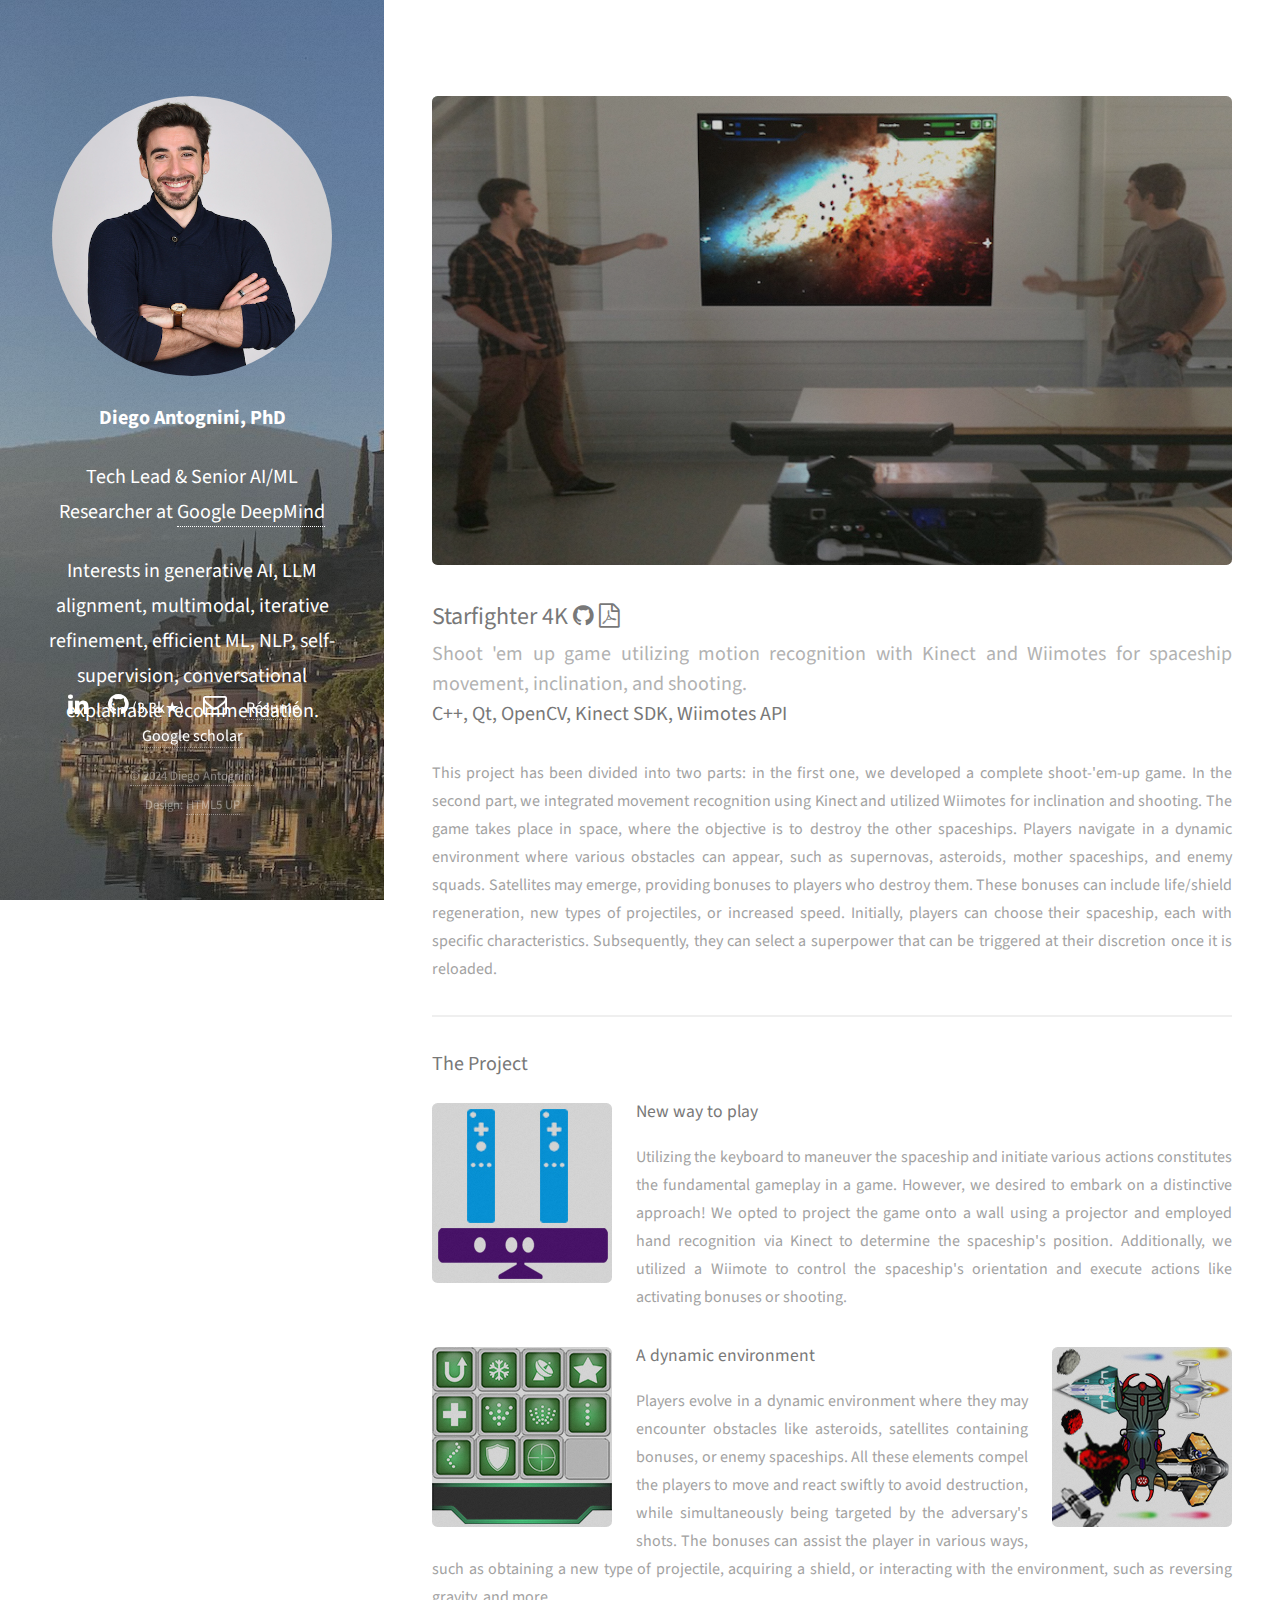
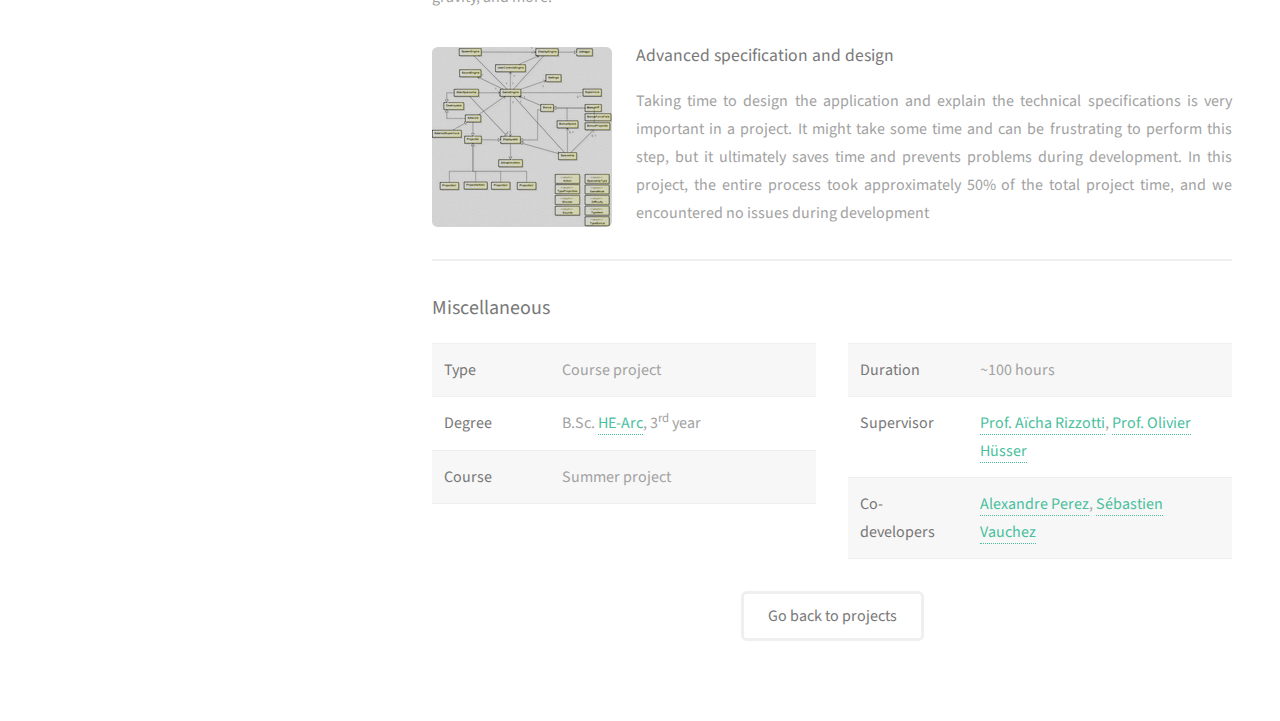
<file: projects/starfighter_4k/index.html>
<!DOCTYPE HTML>
<html lang="en">
	<head>
		<title>Diego Antognini, PhD</title>
		<meta charset="utf-8" />
		<meta name="viewport" content="width=device-width, initial-scale=1" />
		<link rel="stylesheet" href="../../assets/css/main.css" />
	</head>
	<body id="top">

		<!-- Header -->
			<header id="header">
				<a href="../../index.html" class="image avatar"><img src="../../images/avatar.jpg" alt="" /></a>
				<h1 style="color:white;"><strong style="font-weight: bold;">Diego Antognini, PhD</strong></h1>
				<p></p>
				<h1 style="color:white;">Tech Lead & Senior AI/ML Researcher at <a href="https://deepmind.google/">Google DeepMind</a></h1>
				<p></p>
				<h1 style="color:white;">Interests in generative AI, LLM alignment, multimodal, iterative refinement, efficient ML, NLP, self-supervision, conversational explainable recommendation.</h1>
			</header>
		<!-- Main -->
		<div id="main">

<!-- Four -->
<section id="project">
	<div class="box alt">
		<div class="row 50% uniform">
			<div class="12u$"><span class="image fit"><img src="thumb2.png" alt="" /></span></div>
		</div>
	</div>
	<header>
		<h2>Starfighter 4K <a href="https://github.com/Diego999/Starfighter4K" class="icon fa-github"> <span class="label">Github</span></a> <a href="poster.pdf" class="icon fa-file-pdf-o"><span class="label">Poster</span></a></h2>
		<p style="text-align: justify;">Shoot 'em up game utilizing motion recognition with Kinect and Wiimotes for spaceship movement, inclination, and shooting.<br /><b>C++, Qt, OpenCV, Kinect SDK, Wiimotes API</b></p>
	</header>

	<p style="text-align: justify;">This project has been divided into two parts: in the first one, we developed a complete shoot-'em-up game. In the second part, we integrated movement recognition using Kinect and utilized Wiimotes for inclination and shooting. The game takes place in space, where the objective is to destroy the other spaceships. Players navigate in a dynamic environment where various obstacles can appear, such as supernovas, asteroids, mother spaceships, and enemy squads. Satellites may emerge, providing bonuses to players who destroy them. These bonuses can include life/shield regeneration, new types of projectiles, or increased speed. Initially, players can choose their spaceship, each with specific characteristics. Subsequently, they can select a superpower that can be triggered at their discretion once it is reloaded.</p>
	<hr />

	<section>
		<h3>The Project</h3>
		<span class="image left"><img src="kinect.jpg" alt="" /></span>
		<h4>New way to play</h4>
		<p style="text-align: justify;">Utilizing the keyboard to maneuver the spaceship and initiate various actions constitutes the fundamental gameplay in a game. However, we desired to embark on a distinctive approach! We opted to project the game onto a wall using a projector and employed hand recognition via Kinect to determine the spaceship's position. Additionally, we utilized a Wiimote to control the spaceship's orientation and execute actions like activating bonuses or shooting.</p>

		<span class="image right"><img src="spaceships.jpg" alt="" /></span>
		<span class="image left"><img src="bonus.jpg" alt="" /></span>
		<h4 style="text-align=right">A dynamic environment</h4>
		<p style="text-align: justify;">Players evolve in a dynamic environment where they may encounter obstacles like asteroids, satellites containing bonuses, or enemy spaceships. All these elements compel the players to move and react swiftly to avoid destruction, while simultaneously being targeted by the adversary's shots. The bonuses can assist the player in various ways, such as obtaining a new type of projectile, acquiring a shield, or interacting with the environment, such as reversing gravity, and more.</p>

		<span class="image left"><img src="DCS.png" alt="" /></span>
		<h4>Advanced specification and design</h4>
		<p style="text-align: justify;">Taking time to design the application and explain the technical specifications is very important in a project. It might take some time and can be frustrating to perform this step, but it ultimately saves time and prevents problems during development. In this project, the entire process took approximately 50% of the total project time, and we encountered no issues during development</p>
		<hr />
	</section>

	<section>
		<h3>Miscellaneous</h3>
		<div class="row">
			<div class="6u 12u$(small)">
				<div class="table-wrapper">
					<table>
						<tbody>
							<tr>
								<td><b>Type</b></td>
								<td>Course project</td>
							</tr>
							<tr>
								<td><b>Degree</b></td>
								<td>B.Sc. <a href="http://www.he-arc.ch">HE-Arc</a>, 3<sup>rd</sup> year</td>
							</tr>
							<tr>
								<td><b>Course</b></td>
								<td>Summer project</td>
							</tr>
						</tbody>
					</table>
				</div>
			</div>
			<div class="6u 12u$(small)">
				<div class="table-wrapper">
					<table>
						<tbody>
							<tr>
								<td><b>Duration</b></td>
								<td>~100 hours</td>
							</tr>
							<tr>
								<td><b>Supervisor</b></td>
								<td><a href="https://ch.linkedin.com/in/a%C3%AFcha-rizzotti-kaddouri-1668923">Prof. Aïcha Rizzotti</a>, <a href="https://ch.linkedin.com/in/olivier-h%C3%BCsser-9027292">Prof. Olivier Hüsser</a></td>
							</tr>
							<tr>
								<td><b>Co-developers</b></td>
								<td><a href="https://www.linkedin.com/in/alexandre-perez-38962244">Alexandre Perez</a>, <a href="https://www.linkedin.com/in/sebvaucher/en">Sébastien Vauchez</a></td>
							</tr>
						</tbody>
					</table>
				</div>
			</div>
		</div>
	</section>

	<div style="text-align: center;">
		<ul class="actions">
			<li><a href="../../index.html#projects" class="button">Go back to projects</a></li>
		</ul>
	</div>
</section>
</div>

		<!-- Footer -->
			<footer id="footer">
				<ul class="icons">
					<li><a href="https://www.linkedin.com/in/diegoantognini" class="icon fa-linkedin" style="color: white;"><span class="label" style="color: white;">LinkedIn</span></a></li>
					<li><a href="https://github.com/Diego999" class="icon fa-github" style="color: white;"><span class="label" style="color: white;">Github</span> (3.3k&#9733;)</a></li>
					<li><a href="mailto:diegoantognini@gmail.com" class="icon fa-envelope-o" style="color: white;"><span class="label" style="color: white;">Email</span></a></li>
					<li><a href="../../Diego_Antognini_CV.pdf"><span class="label" style="color: white;">Résumé</span></a></li>
					<li><a href="https://scholar.google.com/citations?user=YvtRscgAAAAJ&hl=en"><span class="label" style="color: white;">Google scholar</span></a></li>
				</ul>
				<ul class="copyright">
					<li><a href="#">&copy; 2024 Diego Antognini</a></li>
					<li>Design: <a href="http://html5up.net">HTML5 UP</a></li>
				</ul>
			</footer>

			<script src="../../assets/js/jquery.min.js"></script>
			<script src="../../assets/js/jquery.poptrox.min.js"></script>
			<script src="../../assets/js/skel.min.js"></script>
			<script src="../../assets/js/util.js"></script>
			<script src="../../assets/js/main.js"></script>

	</body>
</html>
</file>
<file: assets/css/main.css>
@import url("font-awesome.min.css");
@import url("http://fonts.googleapis.com/css?family=Source+Sans+Pro:400,400italic");

/*
	Strata by HTML5 UP
	html5up.net | @ajlkn
	Free for personal and commercial use under the CCA 3.0 license (html5up.net/license)
*/

/* Reset */

	html, body, div, span, applet, object, iframe, h1, h2, h3, h4, h5, h6, p, blockquote, pre, a, abbr, acronym, address, big, cite, code, del, dfn, em, img, ins, kbd, q, s, samp, small, strike, strong, sub, sup, tt, var, b, u, i, center, dl, dt, dd, ol, ul, li, fieldset, form, label, legend, table, caption, tbody, tfoot, thead, tr, th, td, article, aside, canvas, details, embed, figure, figcaption, footer, header, hgroup, menu, nav, output, ruby, section, summary, time, mark, audio, video {
		margin: 0;
		padding: 0;
		border: 0;
		font-size: 100%;
		font: inherit;
		vertical-align: baseline;
	}

	article, aside, details, figcaption, figure, footer, header, hgroup, menu, nav, section {
		display: block;
	}

	body {
		line-height: 1;
	}

	ol, ul {
		list-style: none;
	}

	blockquote, q {
		quotes: none;
	}

	blockquote:before, blockquote:after, q:before, q:after {
		content: '';
		content: none;
	}

	table {
		border-collapse: collapse;
		border-spacing: 0;
	}

	body {
		-webkit-text-size-adjust: none;
	}

/* Box Model */

	*, *:before, *:after {
		-moz-box-sizing: border-box;
		-webkit-box-sizing: border-box;
		box-sizing: border-box;
	}

/* Containers */

	.container {
		margin-left: auto;
		margin-right: auto;
	}

	.container.\31 25\25 {
		width: 100%;
		max-width: 1200px;
		min-width: 960px;
	}

	.container.\37 5\25 {
		width: 720px;
	}

	.container.\35 0\25 {
		width: 480px;
	}

	.container.\32 5\25 {
		width: 240px;
	}

	.container {
		width: 960px;
	}

	@media screen and (max-width: 1800px) {

		.container.\31 25\25 {
			width: 100%;
			max-width: 1200px;
			min-width: 960px;
		}

		.container.\37 5\25 {
			width: 720px;
		}

		.container.\35 0\25 {
			width: 480px;
		}

		.container.\32 5\25 {
			width: 240px;
		}

		.container {
			width: 960px;
		}

	}

	@media screen and (max-width: 1280px) {

		.container.\31 25\25 {
			width: 100%;
			max-width: 1200px;
			min-width: 960px;
		}

		.container.\37 5\25 {
			width: 720px;
		}

		.container.\35 0\25 {
			width: 480px;
		}

		.container.\32 5\25 {
			width: 240px;
		}

		.container {
			width: 960px;
		}

	}

	@media screen and (max-width: 980px) {

		.container.\31 25\25 {
			width: 100%;
			max-width: 1200px;
			min-width: 960px;
		}

		.container.\37 5\25 {
			width: 720px;
		}

		.container.\35 0\25 {
			width: 480px;
		}

		.container.\32 5\25 {
			width: 240px;
		}

		.container {
			width: 960px;
		}

	}

	@media screen and (max-width: 736px) {

		.container.\31 25\25 {
			width: 100%;
			max-width: 1200px;
			min-width: 960px;
		}

		.container.\37 5\25 {
			width: 720px;
		}

		.container.\35 0\25 {
			width: 480px;
		}

		.container.\32 5\25 {
			width: 240px;
		}

		.container {
			width: 960px;
		}

	}

	@media screen and (max-width: 480px) {

		.container.\31 25\25 {
			width: 100%;
			max-width: 1200px;
			min-width: 960px;
		}

		.container.\37 5\25 {
			width: 720px;
		}

		.container.\35 0\25 {
			width: 480px;
		}

		.container.\32 5\25 {
			width: 240px;
		}

		.container {
			width: 960px;
		}

	}

/* Grid */

	.row {
		border-bottom: solid 1px transparent;
		-moz-box-sizing: border-box;
		-webkit-box-sizing: border-box;
		box-sizing: border-box;
	}

	.row > * {
		float: left;
		-moz-box-sizing: border-box;
		-webkit-box-sizing: border-box;
		box-sizing: border-box;
	}

	.row:after, .row:before {
		content: '';
		display: block;
		clear: both;
		height: 0;
	}

	.row.uniform > * > :first-child {
		margin-top: 0;
	}

	.row.uniform > * > :last-child {
		margin-bottom: 0;
	}

	.row.\30 \25 > * {
		padding: 0 0 0 0em;
	}

	.row.\30 \25 {
		margin: 0 0 -1px 0em;
	}

	.row.uniform.\30 \25 > * {
		padding: 0em 0 0 0em;
	}

	.row.uniform.\30 \25 {
		margin: 0em 0 -1px 0em;
	}

	.row > * {
		padding: 0 0 0 2.5em;
	}

	.row {
		margin: 0 0 -1px -2.5em;
	}

	.row.uniform > * {
		padding: 2.5em 0 0 2.5em;
	}

	.row.uniform {
		margin: -2.5em 0 -1px -2.5em;
	}

	.row.\32 00\25 > * {
		padding: 0 0 0 5em;
	}

	.row.\32 00\25 {
		margin: 0 0 -1px -5em;
	}

	.row.uniform.\32 00\25 > * {
		padding: 5em 0 0 5em;
	}

	.row.uniform.\32 00\25 {
		margin: -5em 0 -1px -5em;
	}

	.row.\31 50\25 > * {
		padding: 0 0 0 3.75em;
	}

	.row.\31 50\25 {
		margin: 0 0 -1px -3.75em;
	}

	.row.uniform.\31 50\25 > * {
		padding: 3.75em 0 0 3.75em;
	}

	.row.uniform.\31 50\25 {
		margin: -3.75em 0 -1px -3.75em;
	}

	.row.\35 0\25 > * {
		padding: 0 0 0 1.25em;
	}

	.row.\35 0\25 {
		margin: 0 0 -1px -1.25em;
	}

	.row.uniform.\35 0\25 > * {
		padding: 1.25em 0 0 1.25em;
	}

	.row.uniform.\35 0\25 {
		margin: -1.25em 0 -1px -1.25em;
	}

	.row.\32 5\25 > * {
		padding: 0 0 0 0.625em;
	}

	.row.\32 5\25 {
		margin: 0 0 -1px -0.625em;
	}

	.row.uniform.\32 5\25 > * {
		padding: 0.625em 0 0 0.625em;
	}

	.row.uniform.\32 5\25 {
		margin: -0.625em 0 -1px -0.625em;
	}

	.\31 2u, .\31 2u\24 {
		width: 100%;
		clear: none;
		margin-left: 0;
	}

	.\31 1u, .\31 1u\24 {
		width: 91.6666666667%;
		clear: none;
		margin-left: 0;
	}

	.\31 0u, .\31 0u\24 {
		width: 83.3333333333%;
		clear: none;
		margin-left: 0;
	}

	.\39 u, .\39 u\24 {
		width: 75%;
		clear: none;
		margin-left: 0;
	}

	.\38 u, .\38 u\24 {
		width: 66.6666666667%;
		clear: none;
		margin-left: 0;
	}

	.\37 u, .\37 u\24 {
		width: 58.3333333333%;
		clear: none;
		margin-left: 0;
	}

	.\36 u, .\36 u\24 {
		width: 50%;
		clear: none;
		margin-left: 0;
	}

	.\35 u, .\35 u\24 {
		width: 41.6666666667%;
		clear: none;
		margin-left: 0;
	}

	.\34 u, .\34 u\24 {
		width: 33.3333333333%;
		clear: none;
		margin-left: 0;
	}

	.\33 u, .\33 u\24 {
		width: 25%;
		clear: none;
		margin-left: 0;
	}

	.\32 u, .\32 u\24 {
		width: 16.6666666667%;
		clear: none;
		margin-left: 0;
	}

	.\31 u, .\31 u\24 {
		width: 8.3333333333%;
		clear: none;
		margin-left: 0;
	}

	.\31 2u\24 + *,
	.\31 1u\24 + *,
	.\31 0u\24 + *,
	.\39 u\24 + *,
	.\38 u\24 + *,
	.\37 u\24 + *,
	.\36 u\24 + *,
	.\35 u\24 + *,
	.\34 u\24 + *,
	.\33 u\24 + *,
	.\32 u\24 + *,
	.\31 u\24 + * {
		clear: left;
	}

	.\-11u {
		margin-left: 91.66667%;
	}

	.\-10u {
		margin-left: 83.33333%;
	}

	.\-9u {
		margin-left: 75%;
	}

	.\-8u {
		margin-left: 66.66667%;
	}

	.\-7u {
		margin-left: 58.33333%;
	}

	.\-6u {
		margin-left: 50%;
	}

	.\-5u {
		margin-left: 41.66667%;
	}

	.\-4u {
		margin-left: 33.33333%;
	}

	.\-3u {
		margin-left: 25%;
	}

	.\-2u {
		margin-left: 16.66667%;
	}

	.\-1u {
		margin-left: 8.33333%;
	}

	@media screen and (max-width: 1800px) {

		.row > * {
			padding: 0 0 0 2.5em;
		}

		.row {
			margin: 0 0 -1px -2.5em;
		}

		.row.uniform > * {
			padding: 2.5em 0 0 2.5em;
		}

		.row.uniform {
			margin: -2.5em 0 -1px -2.5em;
		}

		.row.\32 00\25 > * {
			padding: 0 0 0 5em;
		}

		.row.\32 00\25 {
			margin: 0 0 -1px -5em;
		}

		.row.uniform.\32 00\25 > * {
			padding: 5em 0 0 5em;
		}

		.row.uniform.\32 00\25 {
			margin: -5em 0 -1px -5em;
		}

		.row.\31 50\25 > * {
			padding: 0 0 0 3.75em;
		}

		.row.\31 50\25 {
			margin: 0 0 -1px -3.75em;
		}

		.row.uniform.\31 50\25 > * {
			padding: 3.75em 0 0 3.75em;
		}

		.row.uniform.\31 50\25 {
			margin: -3.75em 0 -1px -3.75em;
		}

		.row.\35 0\25 > * {
			padding: 0 0 0 1.25em;
		}

		.row.\35 0\25 {
			margin: 0 0 -1px -1.25em;
		}

		.row.uniform.\35 0\25 > * {
			padding: 1.25em 0 0 1.25em;
		}

		.row.uniform.\35 0\25 {
			margin: -1.25em 0 -1px -1.25em;
		}

		.row.\32 5\25 > * {
			padding: 0 0 0 0.625em;
		}

		.row.\32 5\25 {
			margin: 0 0 -1px -0.625em;
		}

		.row.uniform.\32 5\25 > * {
			padding: 0.625em 0 0 0.625em;
		}

		.row.uniform.\32 5\25 {
			margin: -0.625em 0 -1px -0.625em;
		}

		.\31 2u\28xlarge\29, .\31 2u\24\28xlarge\29 {
			width: 100%;
			clear: none;
			margin-left: 0;
		}

		.\31 1u\28xlarge\29, .\31 1u\24\28xlarge\29 {
			width: 91.6666666667%;
			clear: none;
			margin-left: 0;
		}

		.\31 0u\28xlarge\29, .\31 0u\24\28xlarge\29 {
			width: 83.3333333333%;
			clear: none;
			margin-left: 0;
		}

		.\39 u\28xlarge\29, .\39 u\24\28xlarge\29 {
			width: 75%;
			clear: none;
			margin-left: 0;
		}

		.\38 u\28xlarge\29, .\38 u\24\28xlarge\29 {
			width: 66.6666666667%;
			clear: none;
			margin-left: 0;
		}

		.\37 u\28xlarge\29, .\37 u\24\28xlarge\29 {
			width: 58.3333333333%;
			clear: none;
			margin-left: 0;
		}

		.\36 u\28xlarge\29, .\36 u\24\28xlarge\29 {
			width: 50%;
			clear: none;
			margin-left: 0;
		}

		.\35 u\28xlarge\29, .\35 u\24\28xlarge\29 {
			width: 41.6666666667%;
			clear: none;
			margin-left: 0;
		}

		.\34 u\28xlarge\29, .\34 u\24\28xlarge\29 {
			width: 33.3333333333%;
			clear: none;
			margin-left: 0;
		}

		.\33 u\28xlarge\29, .\33 u\24\28xlarge\29 {
			width: 25%;
			clear: none;
			margin-left: 0;
		}

		.\32 u\28xlarge\29, .\32 u\24\28xlarge\29 {
			width: 16.6666666667%;
			clear: none;
			margin-left: 0;
		}

		.\31 u\28xlarge\29, .\31 u\24\28xlarge\29 {
			width: 8.3333333333%;
			clear: none;
			margin-left: 0;
		}

		.\31 2u\24\28xlarge\29 + *,
		.\31 1u\24\28xlarge\29 + *,
		.\31 0u\24\28xlarge\29 + *,
		.\39 u\24\28xlarge\29 + *,
		.\38 u\24\28xlarge\29 + *,
		.\37 u\24\28xlarge\29 + *,
		.\36 u\24\28xlarge\29 + *,
		.\35 u\24\28xlarge\29 + *,
		.\34 u\24\28xlarge\29 + *,
		.\33 u\24\28xlarge\29 + *,
		.\32 u\24\28xlarge\29 + *,
		.\31 u\24\28xlarge\29 + * {
			clear: left;
		}

		.\-11u\28xlarge\29 {
			margin-left: 91.66667%;
		}

		.\-10u\28xlarge\29 {
			margin-left: 83.33333%;
		}

		.\-9u\28xlarge\29 {
			margin-left: 75%;
		}

		.\-8u\28xlarge\29 {
			margin-left: 66.66667%;
		}

		.\-7u\28xlarge\29 {
			margin-left: 58.33333%;
		}

		.\-6u\28xlarge\29 {
			margin-left: 50%;
		}

		.\-5u\28xlarge\29 {
			margin-left: 41.66667%;
		}

		.\-4u\28xlarge\29 {
			margin-left: 33.33333%;
		}

		.\-3u\28xlarge\29 {
			margin-left: 25%;
		}

		.\-2u\28xlarge\29 {
			margin-left: 16.66667%;
		}

		.\-1u\28xlarge\29 {
			margin-left: 8.33333%;
		}

	}

	@media screen and (max-width: 1280px) {

		.row > * {
			padding: 0 0 0 2em;
		}

		.row {
			margin: 0 0 -1px -2em;
		}

		.row.uniform > * {
			padding: 2em 0 0 2em;
		}

		.row.uniform {
			margin: -2em 0 -1px -2em;
		}

		.row.\32 00\25 > * {
			padding: 0 0 0 4em;
		}

		.row.\32 00\25 {
			margin: 0 0 -1px -4em;
		}

		.row.uniform.\32 00\25 > * {
			padding: 4em 0 0 4em;
		}

		.row.uniform.\32 00\25 {
			margin: -4em 0 -1px -4em;
		}

		.row.\31 50\25 > * {
			padding: 0 0 0 3em;
		}

		.row.\31 50\25 {
			margin: 0 0 -1px -3em;
		}

		.row.uniform.\31 50\25 > * {
			padding: 3em 0 0 3em;
		}

		.row.uniform.\31 50\25 {
			margin: -3em 0 -1px -3em;
		}

		.row.\35 0\25 > * {
			padding: 0 0 0 1em;
		}

		.row.\35 0\25 {
			margin: 0 0 -1px -1em;
		}

		.row.uniform.\35 0\25 > * {
			padding: 1em 0 0 1em;
		}

		.row.uniform.\35 0\25 {
			margin: -1em 0 -1px -1em;
		}

		.row.\32 5\25 > * {
			padding: 0 0 0 0.5em;
		}

		.row.\32 5\25 {
			margin: 0 0 -1px -0.5em;
		}

		.row.uniform.\32 5\25 > * {
			padding: 0.5em 0 0 0.5em;
		}

		.row.uniform.\32 5\25 {
			margin: -0.5em 0 -1px -0.5em;
		}

		.\31 2u\28large\29, .\31 2u\24\28large\29 {
			width: 100%;
			clear: none;
			margin-left: 0;
		}

		.\31 1u\28large\29, .\31 1u\24\28large\29 {
			width: 91.6666666667%;
			clear: none;
			margin-left: 0;
		}

		.\31 0u\28large\29, .\31 0u\24\28large\29 {
			width: 83.3333333333%;
			clear: none;
			margin-left: 0;
		}

		.\39 u\28large\29, .\39 u\24\28large\29 {
			width: 75%;
			clear: none;
			margin-left: 0;
		}

		.\38 u\28large\29, .\38 u\24\28large\29 {
			width: 66.6666666667%;
			clear: none;
			margin-left: 0;
		}

		.\37 u\28large\29, .\37 u\24\28large\29 {
			width: 58.3333333333%;
			clear: none;
			margin-left: 0;
		}

		.\36 u\28large\29, .\36 u\24\28large\29 {
			width: 50%;
			clear: none;
			margin-left: 0;
		}

		.\35 u\28large\29, .\35 u\24\28large\29 {
			width: 41.6666666667%;
			clear: none;
			margin-left: 0;
		}

		.\34 u\28large\29, .\34 u\24\28large\29 {
			width: 33.3333333333%;
			clear: none;
			margin-left: 0;
		}

		.\33 u\28large\29, .\33 u\24\28large\29 {
			width: 25%;
			clear: none;
			margin-left: 0;
		}

		.\32 u\28large\29, .\32 u\24\28large\29 {
			width: 16.6666666667%;
			clear: none;
			margin-left: 0;
		}

		.\31 u\28large\29, .\31 u\24\28large\29 {
			width: 8.3333333333%;
			clear: none;
			margin-left: 0;
		}

		.\31 2u\24\28large\29 + *,
		.\31 1u\24\28large\29 + *,
		.\31 0u\24\28large\29 + *,
		.\39 u\24\28large\29 + *,
		.\38 u\24\28large\29 + *,
		.\37 u\24\28large\29 + *,
		.\36 u\24\28large\29 + *,
		.\35 u\24\28large\29 + *,
		.\34 u\24\28large\29 + *,
		.\33 u\24\28large\29 + *,
		.\32 u\24\28large\29 + *,
		.\31 u\24\28large\29 + * {
			clear: left;
		}

		.\-11u\28large\29 {
			margin-left: 91.66667%;
		}

		.\-10u\28large\29 {
			margin-left: 83.33333%;
		}

		.\-9u\28large\29 {
			margin-left: 75%;
		}

		.\-8u\28large\29 {
			margin-left: 66.66667%;
		}

		.\-7u\28large\29 {
			margin-left: 58.33333%;
		}

		.\-6u\28large\29 {
			margin-left: 50%;
		}

		.\-5u\28large\29 {
			margin-left: 41.66667%;
		}

		.\-4u\28large\29 {
			margin-left: 33.33333%;
		}

		.\-3u\28large\29 {
			margin-left: 25%;
		}

		.\-2u\28large\29 {
			margin-left: 16.66667%;
		}

		.\-1u\28large\29 {
			margin-left: 8.33333%;
		}

	}

	@media screen and (max-width: 980px) {

		.row > * {
			padding: 0 0 0 2em;
		}

		.row {
			margin: 0 0 -1px -2em;
		}

		.row.uniform > * {
			padding: 2em 0 0 2em;
		}

		.row.uniform {
			margin: -2em 0 -1px -2em;
		}

		.row.\32 00\25 > * {
			padding: 0 0 0 4em;
		}

		.row.\32 00\25 {
			margin: 0 0 -1px -4em;
		}

		.row.uniform.\32 00\25 > * {
			padding: 4em 0 0 4em;
		}

		.row.uniform.\32 00\25 {
			margin: -4em 0 -1px -4em;
		}

		.row.\31 50\25 > * {
			padding: 0 0 0 3em;
		}

		.row.\31 50\25 {
			margin: 0 0 -1px -3em;
		}

		.row.uniform.\31 50\25 > * {
			padding: 3em 0 0 3em;
		}

		.row.uniform.\31 50\25 {
			margin: -3em 0 -1px -3em;
		}

		.row.\35 0\25 > * {
			padding: 0 0 0 1em;
		}

		.row.\35 0\25 {
			margin: 0 0 -1px -1em;
		}

		.row.uniform.\35 0\25 > * {
			padding: 1em 0 0 1em;
		}

		.row.uniform.\35 0\25 {
			margin: -1em 0 -1px -1em;
		}

		.row.\32 5\25 > * {
			padding: 0 0 0 0.5em;
		}

		.row.\32 5\25 {
			margin: 0 0 -1px -0.5em;
		}

		.row.uniform.\32 5\25 > * {
			padding: 0.5em 0 0 0.5em;
		}

		.row.uniform.\32 5\25 {
			margin: -0.5em 0 -1px -0.5em;
		}

		.\31 2u\28medium\29, .\31 2u\24\28medium\29 {
			width: 100%;
			clear: none;
			margin-left: 0;
		}

		.\31 1u\28medium\29, .\31 1u\24\28medium\29 {
			width: 91.6666666667%;
			clear: none;
			margin-left: 0;
		}

		.\31 0u\28medium\29, .\31 0u\24\28medium\29 {
			width: 83.3333333333%;
			clear: none;
			margin-left: 0;
		}

		.\39 u\28medium\29, .\39 u\24\28medium\29 {
			width: 75%;
			clear: none;
			margin-left: 0;
		}

		.\38 u\28medium\29, .\38 u\24\28medium\29 {
			width: 66.6666666667%;
			clear: none;
			margin-left: 0;
		}

		.\37 u\28medium\29, .\37 u\24\28medium\29 {
			width: 58.3333333333%;
			clear: none;
			margin-left: 0;
		}

		.\36 u\28medium\29, .\36 u\24\28medium\29 {
			width: 50%;
			clear: none;
			margin-left: 0;
		}

		.\35 u\28medium\29, .\35 u\24\28medium\29 {
			width: 41.6666666667%;
			clear: none;
			margin-left: 0;
		}

		.\34 u\28medium\29, .\34 u\24\28medium\29 {
			width: 33.3333333333%;
			clear: none;
			margin-left: 0;
		}

		.\33 u\28medium\29, .\33 u\24\28medium\29 {
			width: 25%;
			clear: none;
			margin-left: 0;
		}

		.\32 u\28medium\29, .\32 u\24\28medium\29 {
			width: 16.6666666667%;
			clear: none;
			margin-left: 0;
		}

		.\31 u\28medium\29, .\31 u\24\28medium\29 {
			width: 8.3333333333%;
			clear: none;
			margin-left: 0;
		}

		.\31 2u\24\28medium\29 + *,
		.\31 1u\24\28medium\29 + *,
		.\31 0u\24\28medium\29 + *,
		.\39 u\24\28medium\29 + *,
		.\38 u\24\28medium\29 + *,
		.\37 u\24\28medium\29 + *,
		.\36 u\24\28medium\29 + *,
		.\35 u\24\28medium\29 + *,
		.\34 u\24\28medium\29 + *,
		.\33 u\24\28medium\29 + *,
		.\32 u\24\28medium\29 + *,
		.\31 u\24\28medium\29 + * {
			clear: left;
		}

		.\-11u\28medium\29 {
			margin-left: 91.66667%;
		}

		.\-10u\28medium\29 {
			margin-left: 83.33333%;
		}

		.\-9u\28medium\29 {
			margin-left: 75%;
		}

		.\-8u\28medium\29 {
			margin-left: 66.66667%;
		}

		.\-7u\28medium\29 {
			margin-left: 58.33333%;
		}

		.\-6u\28medium\29 {
			margin-left: 50%;
		}

		.\-5u\28medium\29 {
			margin-left: 41.66667%;
		}

		.\-4u\28medium\29 {
			margin-left: 33.33333%;
		}

		.\-3u\28medium\29 {
			margin-left: 25%;
		}

		.\-2u\28medium\29 {
			margin-left: 16.66667%;
		}

		.\-1u\28medium\29 {
			margin-left: 8.33333%;
		}

	}

	@media screen and (max-width: 736px) {

		.row > * {
			padding: 0 0 0 1.5em;
		}

		.row {
			margin: 0 0 -1px -1.5em;
		}

		.row.uniform > * {
			padding: 1.5em 0 0 1.5em;
		}

		.row.uniform {
			margin: -1.5em 0 -1px -1.5em;
		}

		.row.\32 00\25 > * {
			padding: 0 0 0 3em;
		}

		.row.\32 00\25 {
			margin: 0 0 -1px -3em;
		}

		.row.uniform.\32 00\25 > * {
			padding: 3em 0 0 3em;
		}

		.row.uniform.\32 00\25 {
			margin: -3em 0 -1px -3em;
		}

		.row.\31 50\25 > * {
			padding: 0 0 0 2.25em;
		}

		.row.\31 50\25 {
			margin: 0 0 -1px -2.25em;
		}

		.row.uniform.\31 50\25 > * {
			padding: 2.25em 0 0 2.25em;
		}

		.row.uniform.\31 50\25 {
			margin: -2.25em 0 -1px -2.25em;
		}

		.row.\35 0\25 > * {
			padding: 0 0 0 0.75em;
		}

		.row.\35 0\25 {
			margin: 0 0 -1px -0.75em;
		}

		.row.uniform.\35 0\25 > * {
			padding: 0.75em 0 0 0.75em;
		}

		.row.uniform.\35 0\25 {
			margin: -0.75em 0 -1px -0.75em;
		}

		.row.\32 5\25 > * {
			padding: 0 0 0 0.375em;
		}

		.row.\32 5\25 {
			margin: 0 0 -1px -0.375em;
		}

		.row.uniform.\32 5\25 > * {
			padding: 0.375em 0 0 0.375em;
		}

		.row.uniform.\32 5\25 {
			margin: -0.375em 0 -1px -0.375em;
		}

		.\31 2u\28small\29, .\31 2u\24\28small\29 {
			width: 100%;
			clear: none;
			margin-left: 0;
		}

		.\31 1u\28small\29, .\31 1u\24\28small\29 {
			width: 91.6666666667%;
			clear: none;
			margin-left: 0;
		}

		.\31 0u\28small\29, .\31 0u\24\28small\29 {
			width: 83.3333333333%;
			clear: none;
			margin-left: 0;
		}

		.\39 u\28small\29, .\39 u\24\28small\29 {
			width: 75%;
			clear: none;
			margin-left: 0;
		}

		.\38 u\28small\29, .\38 u\24\28small\29 {
			width: 66.6666666667%;
			clear: none;
			margin-left: 0;
		}

		.\37 u\28small\29, .\37 u\24\28small\29 {
			width: 58.3333333333%;
			clear: none;
			margin-left: 0;
		}

		.\36 u\28small\29, .\36 u\24\28small\29 {
			width: 50%;
			clear: none;
			margin-left: 0;
		}

		.\35 u\28small\29, .\35 u\24\28small\29 {
			width: 41.6666666667%;
			clear: none;
			margin-left: 0;
		}

		.\34 u\28small\29, .\34 u\24\28small\29 {
			width: 33.3333333333%;
			clear: none;
			margin-left: 0;
		}

		.\33 u\28small\29, .\33 u\24\28small\29 {
			width: 25%;
			clear: none;
			margin-left: 0;
		}

		.\32 u\28small\29, .\32 u\24\28small\29 {
			width: 16.6666666667%;
			clear: none;
			margin-left: 0;
		}

		.\31 u\28small\29, .\31 u\24\28small\29 {
			width: 8.3333333333%;
			clear: none;
			margin-left: 0;
		}

		.\31 2u\24\28small\29 + *,
		.\31 1u\24\28small\29 + *,
		.\31 0u\24\28small\29 + *,
		.\39 u\24\28small\29 + *,
		.\38 u\24\28small\29 + *,
		.\37 u\24\28small\29 + *,
		.\36 u\24\28small\29 + *,
		.\35 u\24\28small\29 + *,
		.\34 u\24\28small\29 + *,
		.\33 u\24\28small\29 + *,
		.\32 u\24\28small\29 + *,
		.\31 u\24\28small\29 + * {
			clear: left;
		}

		.\-11u\28small\29 {
			margin-left: 91.66667%;
		}

		.\-10u\28small\29 {
			margin-left: 83.33333%;
		}

		.\-9u\28small\29 {
			margin-left: 75%;
		}

		.\-8u\28small\29 {
			margin-left: 66.66667%;
		}

		.\-7u\28small\29 {
			margin-left: 58.33333%;
		}

		.\-6u\28small\29 {
			margin-left: 50%;
		}

		.\-5u\28small\29 {
			margin-left: 41.66667%;
		}

		.\-4u\28small\29 {
			margin-left: 33.33333%;
		}

		.\-3u\28small\29 {
			margin-left: 25%;
		}

		.\-2u\28small\29 {
			margin-left: 16.66667%;
		}

		.\-1u\28small\29 {
			margin-left: 8.33333%;
		}

	}

	@media screen and (max-width: 480px) {

		.row > * {
			padding: 0 0 0 1.5em;
		}

		.row {
			margin: 0 0 -1px -1.5em;
		}

		.row.uniform > * {
			padding: 1.5em 0 0 1.5em;
		}

		.row.uniform {
			margin: -1.5em 0 -1px -1.5em;
		}

		.row.\32 00\25 > * {
			padding: 0 0 0 3em;
		}

		.row.\32 00\25 {
			margin: 0 0 -1px -3em;
		}

		.row.uniform.\32 00\25 > * {
			padding: 3em 0 0 3em;
		}

		.row.uniform.\32 00\25 {
			margin: -3em 0 -1px -3em;
		}

		.row.\31 50\25 > * {
			padding: 0 0 0 2.25em;
		}

		.row.\31 50\25 {
			margin: 0 0 -1px -2.25em;
		}

		.row.uniform.\31 50\25 > * {
			padding: 2.25em 0 0 2.25em;
		}

		.row.uniform.\31 50\25 {
			margin: -2.25em 0 -1px -2.25em;
		}

		.row.\35 0\25 > * {
			padding: 0 0 0 0.75em;
		}

		.row.\35 0\25 {
			margin: 0 0 -1px -0.75em;
		}

		.row.uniform.\35 0\25 > * {
			padding: 0.75em 0 0 0.75em;
		}

		.row.uniform.\35 0\25 {
			margin: -0.75em 0 -1px -0.75em;
		}

		.row.\32 5\25 > * {
			padding: 0 0 0 0.375em;
		}

		.row.\32 5\25 {
			margin: 0 0 -1px -0.375em;
		}

		.row.uniform.\32 5\25 > * {
			padding: 0.375em 0 0 0.375em;
		}

		.row.uniform.\32 5\25 {
			margin: -0.375em 0 -1px -0.375em;
		}

		.\31 2u\28xsmall\29, .\31 2u\24\28xsmall\29 {
			width: 100%;
			clear: none;
			margin-left: 0;
		}

		.\31 1u\28xsmall\29, .\31 1u\24\28xsmall\29 {
			width: 91.6666666667%;
			clear: none;
			margin-left: 0;
		}

		.\31 0u\28xsmall\29, .\31 0u\24\28xsmall\29 {
			width: 83.3333333333%;
			clear: none;
			margin-left: 0;
		}

		.\39 u\28xsmall\29, .\39 u\24\28xsmall\29 {
			width: 75%;
			clear: none;
			margin-left: 0;
		}

		.\38 u\28xsmall\29, .\38 u\24\28xsmall\29 {
			width: 66.6666666667%;
			clear: none;
			margin-left: 0;
		}

		.\37 u\28xsmall\29, .\37 u\24\28xsmall\29 {
			width: 58.3333333333%;
			clear: none;
			margin-left: 0;
		}

		.\36 u\28xsmall\29, .\36 u\24\28xsmall\29 {
			width: 50%;
			clear: none;
			margin-left: 0;
		}

		.\35 u\28xsmall\29, .\35 u\24\28xsmall\29 {
			width: 41.6666666667%;
			clear: none;
			margin-left: 0;
		}

		.\34 u\28xsmall\29, .\34 u\24\28xsmall\29 {
			width: 33.3333333333%;
			clear: none;
			margin-left: 0;
		}

		.\33 u\28xsmall\29, .\33 u\24\28xsmall\29 {
			width: 25%;
			clear: none;
			margin-left: 0;
		}

		.\32 u\28xsmall\29, .\32 u\24\28xsmall\29 {
			width: 16.6666666667%;
			clear: none;
			margin-left: 0;
		}

		.\31 u\28xsmall\29, .\31 u\24\28xsmall\29 {
			width: 8.3333333333%;
			clear: none;
			margin-left: 0;
		}

		.\31 2u\24\28xsmall\29 + *,
		.\31 1u\24\28xsmall\29 + *,
		.\31 0u\24\28xsmall\29 + *,
		.\39 u\24\28xsmall\29 + *,
		.\38 u\24\28xsmall\29 + *,
		.\37 u\24\28xsmall\29 + *,
		.\36 u\24\28xsmall\29 + *,
		.\35 u\24\28xsmall\29 + *,
		.\34 u\24\28xsmall\29 + *,
		.\33 u\24\28xsmall\29 + *,
		.\32 u\24\28xsmall\29 + *,
		.\31 u\24\28xsmall\29 + * {
			clear: left;
		}

		.\-11u\28xsmall\29 {
			margin-left: 91.66667%;
		}

		.\-10u\28xsmall\29 {
			margin-left: 83.33333%;
		}

		.\-9u\28xsmall\29 {
			margin-left: 75%;
		}

		.\-8u\28xsmall\29 {
			margin-left: 66.66667%;
		}

		.\-7u\28xsmall\29 {
			margin-left: 58.33333%;
		}

		.\-6u\28xsmall\29 {
			margin-left: 50%;
		}

		.\-5u\28xsmall\29 {
			margin-left: 41.66667%;
		}

		.\-4u\28xsmall\29 {
			margin-left: 33.33333%;
		}

		.\-3u\28xsmall\29 {
			margin-left: 25%;
		}

		.\-2u\28xsmall\29 {
			margin-left: 16.66667%;
		}

		.\-1u\28xsmall\29 {
			margin-left: 8.33333%;
		}

	}

/* Basic */

	body {
		background: #fff;
	}

		body.is-loading *, body.is-loading *:before, body.is-loading *:after {
			-moz-animation: none !important;
			-webkit-animation: none !important;
			-ms-animation: none !important;
			animation: none !important;
			-moz-transition: none !important;
			-webkit-transition: none !important;
			-ms-transition: none !important;
			transition: none !important;
		}

	body, input, select, textarea {
		color: #a2a2a2;
		font-family: "Source Sans Pro", Helvetica, sans-serif;
		font-size: 16pt;
		font-weight: 400;
		line-height: 1.75em;
	}

	a {
		-moz-transition: color 0.2s ease-in-out, border-color 0.2s ease-in-out;
		-webkit-transition: color 0.2s ease-in-out, border-color 0.2s ease-in-out;
		-ms-transition: color 0.2s ease-in-out, border-color 0.2s ease-in-out;
		transition: color 0.2s ease-in-out, border-color 0.2s ease-in-out;
		border-bottom: dotted 1px;
		color: #49bf9d;
		text-decoration: none;
	}

		a:hover {
			border-bottom-color: transparent;
			color: #49bf9d !important;
			text-decoration: none;
		}

	strong, b {
		color: #787878;
		font-weight: 400;
	}

	em, i {
		font-style: italic;
	}

	p {
		margin: 0 0 2em 0;
	}

	h1, h2, h3, h4, h5, h6 {
		color: #787878;
		font-weight: 400;
		line-height: 1em;
		margin: 0 0 1em 0;
	}

		h1 a, h2 a, h3 a, h4 a, h5 a, h6 a {
			color: inherit;
			text-decoration: none;
		}

	h1 {
		font-size: 2em;
		line-height: 1.5em;
	}

	h2 {
		font-size: 1.5em;
		line-height: 1.5em;
	}

	h3 {
		font-size: 1.25em;
		line-height: 1.5em;
	}

	h4 {
		font-size: 1.1em;
		line-height: 1.5em;
	}

	h5 {
		font-size: 0.9em;
		line-height: 1.5em;
	}

	h6 {
		font-size: 0.7em;
		line-height: 1.5em;
	}

	sub {
		font-size: 0.8em;
		position: relative;
		top: 0.5em;
	}

	sup {
		font-size: 0.8em;
		position: relative;
		top: -0.5em;
	}

	hr {
		border: 0;
		border-bottom: solid 2px #efefef;
		margin: 2em 0;
	}

		hr.major {
			margin: 3em 0;
		}

	blockquote {
		border-left: solid 6px #efefef;
		font-style: italic;
		margin: 0 0 2em 0;
		padding: 0.5em 0 0.5em 1.5em;
	}

	code {
		background: #f7f7f7;
		border-radius: 0.35em;
		border: solid 2px #efefef;
		font-family: "Courier New", monospace;
		font-size: 0.9em;
		margin: 0 0.25em;
		padding: 0.25em 0.65em;
	}

	pre {
		-webkit-overflow-scrolling: touch;
		font-family: "Courier New", monospace;
		font-size: 0.9em;
		margin: 0 0 2em 0;
	}

		pre code {
			display: block;
			line-height: 1.75em;
			padding: 1em 1.5em;
			overflow-x: auto;
		}

	.align-left {
		text-align: left;
	}

	.align-center {
		text-align: center;
	}

	.align-right {
		text-align: right;
	}

/* Section/Article */

	section.special, article.special {
		text-align: center;
	}

	header p {
		color: #b2b2b2;
		position: relative;
		margin: 0 0 1.5em 0;
	}

	header h2 + p {
		font-size: 1.25em;
		margin-top: -1em;
		line-height: 1.5em;
	}

	header h3 + p {
		font-size: 1.1em;
		margin-top: -0.8em;
		line-height: 1.5em;
	}

	header h4 + p,
	header h5 + p,
	header h6 + p {
		font-size: 0.9em;
		margin-top: -0.6em;
		line-height: 1.5em;
	}

	header.major h2 {
		font-size: 2em;
	}

/* Form */

	form {
		margin: 0 0 2em 0;
	}

	label {
		color: #787878;
		display: block;
		font-size: 0.9em;
		font-weight: 400;
		margin: 0 0 1em 0;
	}

	input[type="text"],
	input[type="password"],
	input[type="email"],
	select,
	textarea {
		-moz-appearance: none;
		-webkit-appearance: none;
		-ms-appearance: none;
		appearance: none;
		background: #f7f7f7;
		border-radius: 0.35em;
		border: solid 2px transparent;
		color: inherit;
		display: block;
		outline: 0;
		padding: 0 0.75em;
		text-decoration: none;
		width: 100%;
	}

		input[type="text"]:invalid,
		input[type="password"]:invalid,
		input[type="email"]:invalid,
		select:invalid,
		textarea:invalid {
			box-shadow: none;
		}

		input[type="text"]:focus,
		input[type="password"]:focus,
		input[type="email"]:focus,
		select:focus,
		textarea:focus {
			border-color: #49bf9d;
		}

	.select-wrapper {
		text-decoration: none;
		display: block;
		position: relative;
	}

		.select-wrapper:before {
			-moz-osx-font-smoothing: grayscale;
			-webkit-font-smoothing: antialiased;
			font-family: FontAwesome;
			font-style: normal;
			font-weight: normal;
			text-transform: none !important;
		}

		.select-wrapper:before {
			color: #dfdfdf;
			content: '\f078';
			display: block;
			height: 2.75em;
			line-height: 2.75em;
			pointer-events: none;
			position: absolute;
			right: 0;
			text-align: center;
			top: 0;
			width: 2.75em;
		}

		.select-wrapper select::-ms-expand {
			display: none;
		}

	input[type="text"],
	input[type="password"],
	input[type="email"],
	select {
		height: 2.75em;
	}

	textarea {
		padding: 0.75em;
	}

	input[type="checkbox"],
	input[type="radio"] {
		-moz-appearance: none;
		-webkit-appearance: none;
		-ms-appearance: none;
		appearance: none;
		display: block;
		float: left;
		margin-right: -2em;
		opacity: 0;
		width: 1em;
		z-index: -1;
	}

		input[type="checkbox"] + label,
		input[type="radio"] + label {
			text-decoration: none;
			color: #a2a2a2;
			cursor: pointer;
			display: inline-block;
			font-size: 1em;
			font-weight: 400;
			padding-left: 2.4em;
			padding-right: 0.75em;
			position: relative;
		}

			input[type="checkbox"] + label:before,
			input[type="radio"] + label:before {
				-moz-osx-font-smoothing: grayscale;
				-webkit-font-smoothing: antialiased;
				font-family: FontAwesome;
				font-style: normal;
				font-weight: normal;
				text-transform: none !important;
			}

			input[type="checkbox"] + label:before,
			input[type="radio"] + label:before {
				background: #f7f7f7;
				border-radius: 0.35em;
				border: solid 2px transparent;
				content: '';
				display: inline-block;
				height: 1.65em;
				left: 0;
				line-height: 1.58125em;
				position: absolute;
				text-align: center;
				top: 0;
				width: 1.65em;
			}

		input[type="checkbox"]:checked + label:before,
		input[type="radio"]:checked + label:before {
			background: #787878;
			border-color: #787878;
			color: #fff;
			content: '\f00c';
		}

		input[type="checkbox"]:focus + label:before,
		input[type="radio"]:focus + label:before {
			border-color: #49bf9d;
		}

	input[type="checkbox"] + label:before {
		border-radius: 0.35em;
	}

	input[type="radio"] + label:before {
		border-radius: 100%;
	}

	::-webkit-input-placeholder {
		color: #b2b2b2 !important;
		opacity: 1.0;
	}

	:-moz-placeholder {
		color: #b2b2b2 !important;
		opacity: 1.0;
	}

	::-moz-placeholder {
		color: #b2b2b2 !important;
		opacity: 1.0;
	}

	:-ms-input-placeholder {
		color: #b2b2b2 !important;
		opacity: 1.0;
	}

	.formerize-placeholder {
		color: #b2b2b2 !important;
		opacity: 1.0;
	}

/* Box */

	.box {
		border-radius: 0.35em;
		border: solid 2px #efefef;
		margin-bottom: 2em;
		padding: 1.5em;
	}

		.box > :last-child,
		.box > :last-child > :last-child,
		.box > :last-child > :last-child > :last-child {
			margin-bottom: 0;
		}

		.box.alt {
			border: 0;
			border-radius: 0;
			padding: 0;
		}

/* Icon */

	.icon {
		text-decoration: none;
		border-bottom: none;
		position: relative;
	}

		.icon:before {
			-moz-osx-font-smoothing: grayscale;
			-webkit-font-smoothing: antialiased;
			font-family: FontAwesome;
			font-style: normal;
			font-weight: normal;
			text-transform: none !important;
		}

		.icon > .label {
			display: none;
		}

/* Image */

	.image {
		border-radius: 0.35em;
		border: 0;
		display: inline-block;
		position: relative;
	}

		.image:before {
			-moz-transition: opacity 0.2s ease-in-out;
			-webkit-transition: opacity 0.2s ease-in-out;
			-ms-transition: opacity 0.2s ease-in-out;
			transition: opacity 0.2s ease-in-out;
			background: url("images/overlay.png");
			border-radius: 0.35em;
			content: '';
			display: block;
			height: 100%;
			left: 0;
			opacity: 0.5;
			position: absolute;
			top: 0;
			width: 100%;
		}

		.image.thumb {
			text-align: center;
		}

			.image.thumb:after {
				-moz-transition: opacity 0.2s ease-in-out;
				-webkit-transition: opacity 0.2s ease-in-out;
				-ms-transition: opacity 0.2s ease-in-out;
				transition: opacity 0.2s ease-in-out;
				border-radius: 0.35em;
				border: solid 3px rgba(255, 255, 255, 0.5);
				color: #fff;
				content: 'View';
				display: inline-block;
				font-size: 0.8em;
				font-weight: 400;
				left: 50%;
				line-height: 2.25em;
				margin: -1.25em 0 0 -3em;
				opacity: 0;
				padding: 0 1.5em;
				position: absolute;
				text-align: center;
				text-decoration: none;
				top: 50%;
				white-space: nowrap;
			}

			.image.thumb:hover:after {
				opacity: 1.0;
			}

			.image.thumb:hover:before {
				background: url("images/overlay.png"), url("images/overlay.png");
				opacity: 1.0;
			}

		.image img {
			border-radius: 0.35em;
			display: block;
		}

		.image.left {
			float: left;
			margin: 0 1.5em 1em 0;
			top: 0.25em;
		}

		.image.right {
			float: right;
			margin: 0 0 1em 1.5em;
			top: 0.25em;
		}

		.image.left, .image.right {
			max-width: 40%;
		}

			.image.left img, .image.right img {
				width: 100%;
			}

		.image.fit {
			display: block;
			margin: 0 0 2em 0;
			width: 100%;
		}

			.image.fit img {
				width: 100%;
			}

		.image.avatar {
			border-radius: 100%;
		}

			.image.avatar:before {
				display: none;
			}

			.image.avatar img {
				border-radius: 100%;
				width: 100%;
			}

/* List */

	ol {
		list-style: decimal;
		margin: 0 0 2em 0;
		padding-left: 1.25em;
	}

		ol li {
			padding-left: 0.25em;
		}

	ul {
		list-style: disc;
		margin: 0 0 2em 0;
		padding-left: 1em;
	}

		ul li {
			padding-left: 0.5em;
		}

		ul.alt {
			list-style: none;
			padding-left: 0;
		}

			ul.alt li {
				border-top: solid 2px #efefef;
				padding: 0.5em 0;
			}

				ul.alt li:first-child {
					border-top: 0;
					padding-top: 0;
				}

		ul.icons {
			cursor: default;
			list-style: none;
			padding-left: 0;
		}

			ul.icons li {
				display: inline-block;
				padding: 0 1em 0 0;
			}

				ul.icons li:last-child {
					padding-right: 0;
				}

				ul.icons li .icon:before {
					font-size: 1.5em;
				}

		ul.actions {
			cursor: default;
			list-style: none;
			padding-left: 0;
		}

			ul.actions li {
				display: inline-block;
				padding: 0 1em 0 0;
				vertical-align: middle;
			}

				ul.actions li:last-child {
					padding-right: 0;
				}

			ul.actions.small li {
				padding: 0 0.5em 0 0;
			}

			ul.actions.vertical li {
				display: block;
				padding: 1em 0 0 0;
			}

				ul.actions.vertical li:first-child {
					padding-top: 0;
				}

				ul.actions.vertical li > * {
					margin-bottom: 0;
				}

			ul.actions.vertical.small li {
				padding: 0.5em 0 0 0;
			}

				ul.actions.vertical.small li:first-child {
					padding-top: 0;
				}

			ul.actions.fit {
				display: table;
				margin-left: -1em;
				padding: 0;
				table-layout: fixed;
				width: calc(100% + 1em);
			}

				ul.actions.fit li {
					display: table-cell;
					padding: 0 0 0 1em;
				}

					ul.actions.fit li > * {
						margin-bottom: 0;
					}

				ul.actions.fit.small {
					margin-left: -0.5em;
					width: calc(100% + 0.5em);
				}

					ul.actions.fit.small li {
						padding: 0 0 0 0.5em;
					}

		ul.labeled-icons {
			list-style: none;
			padding: 0;
		}

			ul.labeled-icons li {
				line-height: 1.75em;
				margin: 1.5em 0 0 0;
				padding-left: 2.25em;
				position: relative;
			}

				ul.labeled-icons li:first-child {
					margin-top: 0;
				}

				ul.labeled-icons li a {
					color: inherit;
				}

				ul.labeled-icons li h3 {
					color: #b2b2b2;
					left: 0;
					position: absolute;
					text-align: center;
					top: 0;
					width: 1em;
				}

	dl {
		margin: 0 0 2em 0;
	}

/* Table */

	.table-wrapper {
		-webkit-overflow-scrolling: touch;
		overflow-x: auto;
	}

	table {
		margin: 0 0 2em 0;
		width: 100%;
	}

		table tbody tr {
			border: solid 1px #efefef;
			border-left: 0;
			border-right: 0;
		}

			table tbody tr:nth-child(2n + 1) {
				background-color: #f7f7f7;
			}

		table td {
			padding: 0.75em 0.75em;
		}

		table th {
			color: #787878;
			font-size: 0.9em;
			font-weight: 400;
			padding: 0 0.75em 0.75em 0.75em;
			text-align: left;
		}

		table thead {
			border-bottom: solid 2px #efefef;
		}

		table tfoot {
			border-top: solid 2px #efefef;
		}

		table.alt {
			border-collapse: separate;
		}

			table.alt tbody tr td {
				border: solid 2px #efefef;
				border-left-width: 0;
				border-top-width: 0;
			}

				table.alt tbody tr td:first-child {
					border-left-width: 2px;
				}

			table.alt tbody tr:first-child td {
				border-top-width: 2px;
			}

			table.alt thead {
				border-bottom: 0;
			}

			table.alt tfoot {
				border-top: 0;
			}

/* Button */

	input[type="submit"],
	input[type="reset"],
	input[type="button"],
	.button {
		-moz-appearance: none;
		-webkit-appearance: none;
		-ms-appearance: none;
		appearance: none;
		-moz-transition: background-color 0.2s ease-in-out, color 0.2s ease-in-out, border-color 0.2s ease-in-out;
		-webkit-transition: background-color 0.2s ease-in-out, color 0.2s ease-in-out, border-color 0.2s ease-in-out;
		-ms-transition: background-color 0.2s ease-in-out, color 0.2s ease-in-out, border-color 0.2s ease-in-out;
		transition: background-color 0.2s ease-in-out, color 0.2s ease-in-out, border-color 0.2s ease-in-out;
		background-color: transparent;
		border-radius: 0.35em;
		border: solid 3px #efefef;
		color: #787878 !important;
		cursor: pointer;
		display: inline-block;
		font-weight: 400;
		height: 3.15em;
		height: calc(2.75em + 6px);
		line-height: 2.75em;
		min-width: 10em;
		padding: 0 1.5em;
		text-align: center;
		text-decoration: none;
		white-space: nowrap;
	}

		input[type="submit"]:hover,
		input[type="reset"]:hover,
		input[type="button"]:hover,
		.button:hover {
			border-color: #49bf9d;
			color: #49bf9d !important;
		}

		input[type="submit"]:active,
		input[type="reset"]:active,
		input[type="button"]:active,
		.button:active {
			background-color: rgba(73, 191, 157, 0.1);
			border-color: #49bf9d;
			color: #49bf9d !important;
		}

		input[type="submit"].icon,
		input[type="reset"].icon,
		input[type="button"].icon,
		.button.icon {
			padding-left: 1.35em;
		}

			input[type="submit"].icon:before,
			input[type="reset"].icon:before,
			input[type="button"].icon:before,
			.button.icon:before {
				margin-right: 0.5em;
			}

		input[type="submit"].fit,
		input[type="reset"].fit,
		input[type="button"].fit,
		.button.fit {
			display: block;
			margin: 0 0 1em 0;
			min-width: 0;
			width: 100%;
		}

		input[type="submit"].small,
		input[type="reset"].small,
		input[type="button"].small,
		.button.small {
			font-size: 0.8em;
		}

		input[type="submit"].big,
		input[type="reset"].big,
		input[type="button"].big,
		.button.big {
			font-size: 1.35em;
		}

		input[type="submit"].special,
		input[type="reset"].special,
		input[type="button"].special,
		.button.special {
			background-color: #49bf9d;
			border-color: #49bf9d;
			color: #ffffff !important;
		}

			input[type="submit"].special:hover,
			input[type="reset"].special:hover,
			input[type="button"].special:hover,
			.button.special:hover {
				background-color: #5cc6a7;
				border-color: #5cc6a7;
			}

			input[type="submit"].special:active,
			input[type="reset"].special:active,
			input[type="button"].special:active,
			.button.special:active {
				background-color: #3eb08f;
				border-color: #3eb08f;
			}

		input[type="submit"].disabled, input[type="submit"]:disabled,
		input[type="reset"].disabled,
		input[type="reset"]:disabled,
		input[type="button"].disabled,
		input[type="button"]:disabled,
		.button.disabled,
		.button:disabled {
			background-color: #e7e7e7 !important;
			border-color: #e7e7e7 !important;
			color: #b2b2b2 !important;
			cursor: default;
		}

/* Work Item */

	.work-item {
		margin: 0 0 2em 0;
	}

		.work-item .image {
			margin: 0 0 1.5em 0;
		}

		.work-item h3 {
			font-size: 1em;
			margin: 0 0 0.5em 0;
		}

		.work-item p {
			font-size: 0.8em;
			line-height: 1.5em;
			margin: 0;
		}

/* Header */

	#header {
		background-color: #1f1815;
		background-attachment: scroll,								fixed;
		background-image: url("images/overlay.png"), url("../../images/bg.jpg");
		background-position: top left,							top left;
		background-repeat: repeat,								no-repeat;
		background-size: auto,								auto 100%;
		color: rgba(255, 255, 255, 0.5);
		height: 100%;
		left: 0;
		padding: 8em 0em 0 0;
		position: fixed;
		text-align: center;
		top: 0;
		width: 35%;
	}

		#header strong, #header b {
			color: #ffffff;
		}

		#header h2, #header h3, #header h4, #header h5, #header h6 {
			color: #ffffff;
		}

		#header h1 {
			color: rgba(255, 255, 255, 0.5);
			font-size: 1.35em;
			line-height: 1.75em;
			margin: 0;
		}

		#header .image.avatar {
			margin: 0 0 1em 0;
			width: 17.5em;
		}

/* Footer */

	#footer {
		bottom: 0;
		left: 0;
		padding: 0 0em 6em 0;
		position: fixed;
		text-align: center;
		width: 35%;
	}

		#footer .icons {
			margin: 1em 0 0 0;
		}

			#footer .icons a {
				color: rgba(255, 255, 255, 0.4);
			}

		#footer .copyright {
			color: rgba(255, 255, 255, 0.4);
			font-size: 0.8em;
			list-style: none;
			margin: 1em 0 0 0;
			padding: 0;
		}

			#footer .copyright li {
				border-left: solid 1px rgba(255, 255, 255, 0.25);
				display: inline-block;
				line-height: 1em;
				margin-left: 0.75em;
				padding-left: 0.75em;
			}

				#footer .copyright li:first-child {
					border-left: 0;
					margin-left: 0;
					padding-left: 0;
				}

				#footer .copyright li a {
					color: inherit;
				}

/* Main */

	#main {
		margin-left: 35%;
		max-width: 54em;
		padding: 2em 0em 4em 4em;
		width: calc(100% - 35%);
	}

		#main > section {
			border-top: solid 2px #efefef;
			margin: 2em 0 0 0;
			padding: 2em 0 0 0;
		}

			#main > section:first-child {
				border-top: 0;
				margin-top: 0;
				padding-top: 0;
			}

/* Poptrox */

	@-moz-keyframes spin {
		0% {
			-moz-transform: rotate(0deg);
			-webkit-transform: rotate(0deg);
			-ms-transform: rotate(0deg);
			transform: rotate(0deg);
		}

		100% {
			-moz-transform: rotate(360deg);
			-webkit-transform: rotate(360deg);
			-ms-transform: rotate(360deg);
			transform: rotate(360deg);
		}
	}

	@-webkit-keyframes spin {
		0% {
			-moz-transform: rotate(0deg);
			-webkit-transform: rotate(0deg);
			-ms-transform: rotate(0deg);
			transform: rotate(0deg);
		}

		100% {
			-moz-transform: rotate(360deg);
			-webkit-transform: rotate(360deg);
			-ms-transform: rotate(360deg);
			transform: rotate(360deg);
		}
	}

	@-ms-keyframes spin {
		0% {
			-moz-transform: rotate(0deg);
			-webkit-transform: rotate(0deg);
			-ms-transform: rotate(0deg);
			transform: rotate(0deg);
		}

		100% {
			-moz-transform: rotate(360deg);
			-webkit-transform: rotate(360deg);
			-ms-transform: rotate(360deg);
			transform: rotate(360deg);
		}
	}

	@keyframes spin {
		0% {
			-moz-transform: rotate(0deg);
			-webkit-transform: rotate(0deg);
			-ms-transform: rotate(0deg);
			transform: rotate(0deg);
		}

		100% {
			-moz-transform: rotate(360deg);
			-webkit-transform: rotate(360deg);
			-ms-transform: rotate(360deg);
			transform: rotate(360deg);
		}
	}

	.poptrox-popup {
		-moz-box-sizing: content-box;
		-webkit-box-sizing: content-box;
		-ms-box-sizing: content-box;
		box-sizing: content-box;
		-webkit-tap-highlight-color: rgba(255, 255, 255, 0);
		background: #fff;
		border-radius: 0.35em;
		box-shadow: 0 0.1em 0.15em 0 rgba(0, 0, 0, 0.15);
		overflow: hidden;
		padding-bottom: 3em;
	}

		.poptrox-popup .loader {
			text-decoration: none;
			-moz-animation: spin 1s linear infinite;
			-webkit-animation: spin 1s linear infinite;
			-ms-animation: spin 1s linear infinite;
			animation: spin 1s linear infinite;
			font-size: 1.5em;
			height: 1em;
			left: 50%;
			line-height: 1em;
			margin: -0.5em 0 0 -0.5em;
			position: absolute;
			top: 50%;
			width: 1em;
		}

			.poptrox-popup .loader:before {
				-moz-osx-font-smoothing: grayscale;
				-webkit-font-smoothing: antialiased;
				font-family: FontAwesome;
				font-style: normal;
				font-weight: normal;
				text-transform: none !important;
			}

			.poptrox-popup .loader:before {
				content: '\f1ce';
			}

		.poptrox-popup .caption {
			background: #fff;
			bottom: 0;
			cursor: default;
			font-size: 0.9em;
			height: 3em;
			left: 0;
			line-height: 2.8em;
			position: absolute;
			text-align: center;
			width: 100%;
			z-index: 1;
		}

		.poptrox-popup .nav-next,
		.poptrox-popup .nav-previous {
			text-decoration: none;
			-moz-transition: opacity 0.2s ease-in-out;
			-webkit-transition: opacity 0.2s ease-in-out;
			-ms-transition: opacity 0.2s ease-in-out;
			transition: opacity 0.2s ease-in-out;
			-webkit-tap-highlight-color: rgba(255, 255, 255, 0);
			background: rgba(0, 0, 0, 0.01);
			cursor: pointer;
			height: 100%;
			opacity: 0;
			position: absolute;
			top: 0;
			width: 50%;
		}

			.poptrox-popup .nav-next:before,
			.poptrox-popup .nav-previous:before {
				-moz-osx-font-smoothing: grayscale;
				-webkit-font-smoothing: antialiased;
				font-family: FontAwesome;
				font-style: normal;
				font-weight: normal;
				text-transform: none !important;
			}

			.poptrox-popup .nav-next:before,
			.poptrox-popup .nav-previous:before {
				color: #fff;
				font-size: 2.5em;
				height: 1em;
				line-height: 1em;
				margin-top: -0.75em;
				position: absolute;
				text-align: center;
				top: 50%;
				width: 1.5em;
			}

		.poptrox-popup .nav-next {
			right: 0;
		}

			.poptrox-popup .nav-next:before {
				content: '\f105';
				right: 0;
			}

		.poptrox-popup .nav-previous {
			left: 0;
		}

			.poptrox-popup .nav-previous:before {
				content: '\f104';
				left: 0;
			}

		.poptrox-popup .closer {
			text-decoration: none;
			-moz-transition: opacity 0.2s ease-in-out;
			-webkit-transition: opacity 0.2s ease-in-out;
			-ms-transition: opacity 0.2s ease-in-out;
			transition: opacity 0.2s ease-in-out;
			-webkit-tap-highlight-color: rgba(255, 255, 255, 0);
			color: #fff;
			height: 4em;
			line-height: 4em;
			opacity: 0;
			position: absolute;
			right: 0;
			text-align: center;
			top: 0;
			width: 4em;
			z-index: 2;
		}

			.poptrox-popup .closer:before {
				-moz-osx-font-smoothing: grayscale;
				-webkit-font-smoothing: antialiased;
				font-family: FontAwesome;
				font-style: normal;
				font-weight: normal;
				text-transform: none !important;
			}

			.poptrox-popup .closer:before {
				-moz-box-sizing: content-box;
				-webkit-box-sizing: content-box;
				-ms-box-sizing: content-box;
				box-sizing: content-box;
				border-radius: 100%;
				border: solid 3px rgba(255, 255, 255, 0.5);
				content: '\f00d';
				display: block;
				font-size: 1em;
				height: 1.75em;
				left: 50%;
				line-height: 1.75em;
				margin: -0.875em 0 0 -0.875em;
				position: absolute;
				top: 50%;
				width: 1.75em;
			}

		.poptrox-popup:hover .nav-next,
		.poptrox-popup:hover .nav-previous {
			opacity: 0.5;
		}

			.poptrox-popup:hover .nav-next:hover,
			.poptrox-popup:hover .nav-previous:hover {
				opacity: 1.0;
			}

		.poptrox-popup:hover .closer {
			opacity: 0.5;
		}

			.poptrox-popup:hover .closer:hover {
				opacity: 1.0;
			}

/* Touch */

	body.is-touch .image.thumb:before {
		opacity: 0.5 !important;
	}

	body.is-touch .image.thumb:after {
		display: none !important;
	}

	body.is-touch #header {
		background-attachment: scroll;
		background-size: auto, cover;
	}

	body.is-touch .poptrox-popup .nav-next,
	body.is-touch .poptrox-popup .nav-previous,
	body.is-touch .poptrox-popup .closer {
		opacity: 1.0 !important;
	}

/* XLarge */

	@media screen and (max-width: 1800px) {

		/* Basic */

			body, input, select, textarea {
				font-size: 12pt;
			}

	}

/* Large */

	@media screen and (max-width: 1280px) {

		/* Header */

			#header {
				padding: 6em 3em 3em 3em;
				width: 30%;
			}

				#header h1 {
					font-size: 1.25em;
				}

					#header h1 br {
						display: none;
					}

		/* Footer */

			#footer {
				padding: 0 3em 5em 3em;
				width: 30%;
			}

				#footer .copyright li {
					border-left-width: 0;
					display: block;
					line-height: 2.25em;
					margin-left: 0;
					padding-left: 0;
				}

		/* Main */

			#main {
				margin-left: 30%;
				max-width: none;
				padding: 6em 3em 3em 3em;
				width: calc(100% - 30%);
			}

	}

/* Medium */

	@media screen and (max-width: 980px) {

		/* Basic */

			h1 br, h2 br, h3 br, h4 br, h5 br, h6 br {
				display: none;
			}

		/* List */

			ul.icons li .icon {
				font-size: 1.25em;
			}

		/* Header */

			#header {
				background-attachment: scroll;
				background-position: top left, center center;
				background-size: auto,		cover;
				left: auto;
				padding: 6em 4em;
				position: relative;
				text-align: center;
				top: auto;
				width: 100%;
			}

				#header h1 {
					font-size: 1.75em;
				}

					#header h1 br {
						display: inline;
					}

		/* Footer */

			#footer {
				background-attachment: scroll;
				background-color: #1f1815;
				background-image: url("images/overlay.png"), url("../../images/bg.jpg");
				background-position: top left,						bottom center;
				background-repeat: repeat,							no-repeat;
				background-size: auto,							cover;
				bottom: auto;
				left: auto;
				padding: 4em 4em 6em 4em;
				position: relative;
				text-align: center;
				width: 100%;
			}

				#footer .icons {
					margin: 0 0 1em 0;
				}

				#footer .copyright {
					margin: 0 0 1em 0;
				}

					#footer .copyright li {
						border-left-width: 1px;
						display: inline-block;
						line-height: 1em;
						margin-left: 0.75em;
						padding-left: 0.75em;
					}

		/* Main */

			#main {
				margin: 0;
				padding: 6em 4em;
				width: 100%;
			}

	}

/* Small */

	@media screen and (max-width: 736px) {

		/* Basic */

			h1 {
				font-size: 1.5em;
			}

			h2 {
				font-size: 1.2em;
			}

			h3 {
				font-size: 1em;
			}

		/* Section/Article */

			section.special, article.special {
				text-align: center;
			}

			header.major h2 {
				font-size: 1.35em;
			}

		/* List */

			ul.labeled-icons li {
				padding-left: 2em;
			}

				ul.labeled-icons li h3 {
					line-height: 1.75em;
				}

		/* Header */

			#header {
				padding: 2.25em 1.5em;
			}

				#header h1 {
					font-size: 1.35em;
				}

		/* Footer */

			#footer {
				padding: 2.25em 1.5em;
			}

		/* Main */

			#main {
				padding: 2.25em 1.5em 0.25em 1.5em;
			}

				#main > section {
					margin: 2.25em 0 0 0;
					padding: 2.25em 0 0 0;
				}

		/* Poptrox */

			.poptrox-popup {
				border-radius: 0;
			}

				.poptrox-popup .nav-next:before,
				.poptrox-popup .nav-previous:before {
					margin-top: -1em;
				}

	}

/* XSmall */

	@media screen and (max-width: 480px) {

		/* List */

			ul.actions {
				margin: 0 0 2em 0;
			}

				ul.actions li {
					display: block;
					padding: 1em 0 0 0;
					text-align: center;
					width: 100%;
				}

					ul.actions li:first-child {
						padding-top: 0;
					}

					ul.actions li > * {
						margin: 0 !important;
						width: 100%;
					}

						ul.actions li > *.icon:before {
							margin-left: -2em;
						}

				ul.actions.small li {
					padding: 0.5em 0 0 0;
				}

					ul.actions.small li:first-child {
						padding-top: 0;
					}

		/* Header */

			#header {
				padding: 4.5em 1.5em;
			}

				#header h1 br {
					display: none;
				}

		/* Footer */

			#footer .copyright li {
				border-left-width: 0;
				display: block;
				line-height: 2.25em;
				margin-left: 0;
				padding-left: 0;
			}

	}
</file>
